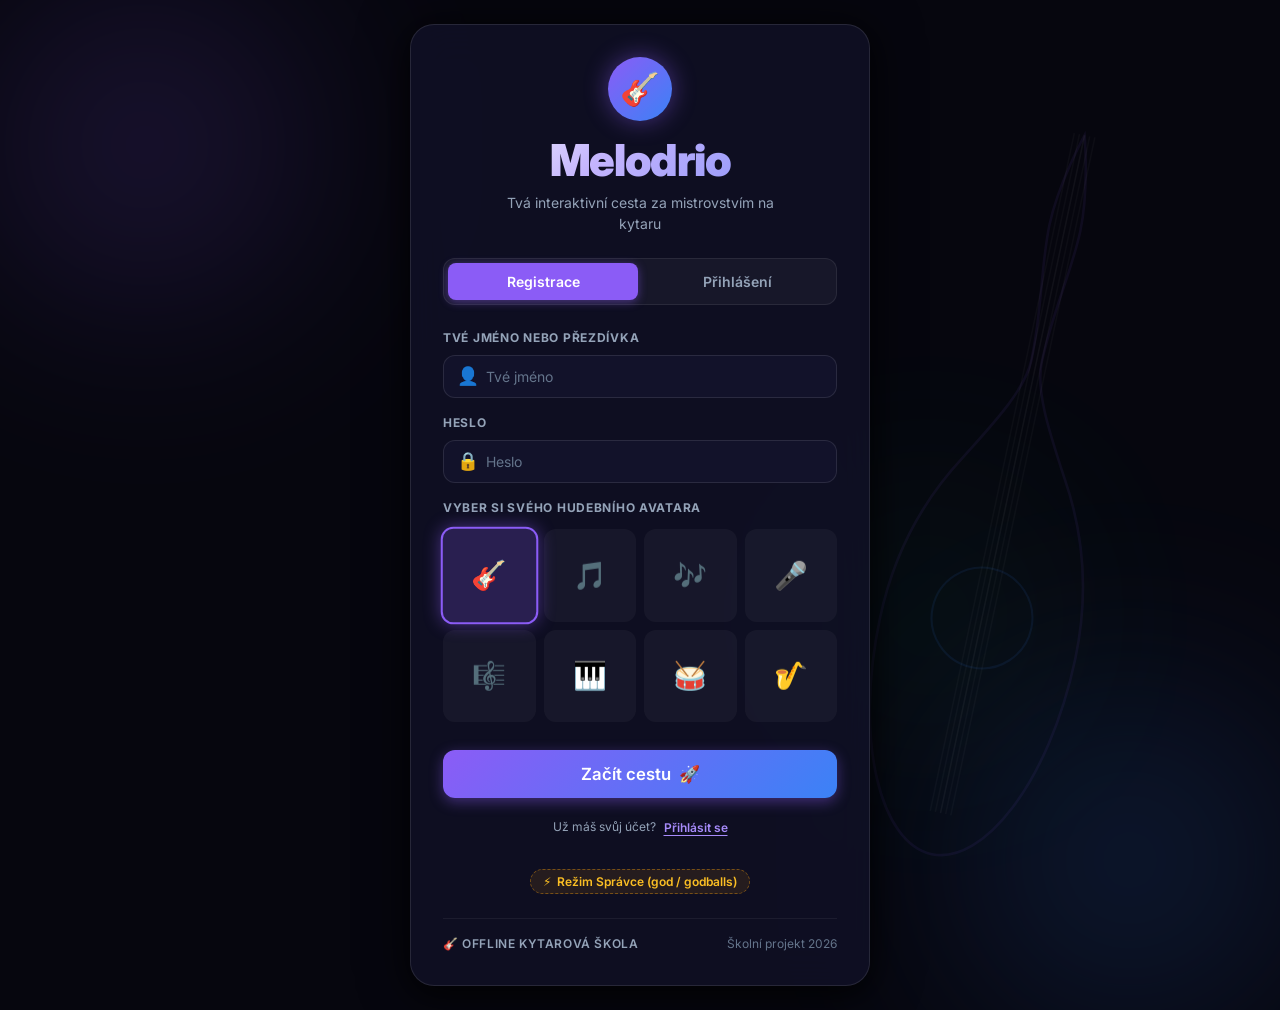
<file: index.html>
﻿<!DOCTYPE html>
<html lang="cs">
<head>
  <meta charset="UTF-8">
  <meta name="viewport" content="width=device-width, initial-scale=1.0">
  <title>Melodrio — Nauč se hrát na kytaru</title>
  <meta name="description" content="Melodrio - interaktivní aplikace pro učení hry na kytaru">
  <link rel="preconnect" href="https://fonts.googleapis.com">
  <link rel="preconnect" href="https://fonts.gstatic.com" crossorigin>
  <link href="https://fonts.googleapis.com/css2?family=Inter:wght@300;400;500;600;700;800;900&display=swap" rel="stylesheet">
  <link rel="stylesheet" href="css/styles.css">
  <link rel="stylesheet" href="css/animations.css">
  <link rel="stylesheet" href="css/story.css">
</head>
<body>
  <div id="app">
    <!-- LOGIN SCREEN -->
    <div id="login-screen" class="screen active">
      <!-- Animated background glow spheres -->
      <div class="login-bg-glow glow-1"></div>
      <div class="login-bg-glow glow-2"></div>
      <div class="login-bg-glow glow-3"></div>

      <!-- Floating music note particles -->
      <div class="particles-container" id="login-particles" aria-hidden="true">
        <span class="particle" style="--x: 8%; --delay: 0s; --duration: 14s; --size: 1.8rem;">🎵</span>
        <span class="particle" style="--x: 18%; --delay: 2.5s; --duration: 18s; --size: 1.4rem;">🎶</span>
        <span class="particle" style="--x: 27%; --delay: 1.2s; --duration: 16s; --size: 2rem;">🎸</span>
        <span class="particle" style="--x: 39%; --delay: 4.8s; --duration: 20s; --size: 1.2rem;">🎼</span>
        <span class="particle" style="--x: 52%; --delay: 0.8s; --duration: 15s; --size: 1.6rem;">♩</span>
        <span class="particle" style="--x: 64%; --delay: 3.3s; --duration: 17s; --size: 2.2rem;">♫</span>
        <span class="particle" style="--x: 73%; --delay: 5.1s; --duration: 19s; --size: 1.5rem;">♬</span>
        <span class="particle" style="--x: 84%; --delay: 1.9s; --duration: 13s; --size: 1.9rem;">𝄞</span>
        <span class="particle" style="--x: 92%; --delay: 3.8s; --duration: 21s; --size: 1.3rem;">🎵</span>
        <span class="particle" style="--x: 14%; --delay: 6.2s; --duration: 16s; --size: 1.7rem;">🎶</span>
        <span class="particle" style="--x: 46%; --delay: 7.5s; --duration: 18s; --size: 1.5rem;">🎸</span>
        <span class="particle" style="--x: 60%; --delay: 8.1s; --duration: 14s; --size: 2rem;">🎼</span>
        <span class="particle" style="--x: 79%; --delay: 6.9s; --duration: 15s; --size: 1.6rem;">♩</span>
        <span class="particle" style="--x: 33%; --delay: 9.4s; --duration: 22s; --size: 1.4rem;">♫</span>
        <span class="particle" style="--x: 88%; --delay: 10.2s; --duration: 17s; --size: 1.8rem;">♬</span>
      </div>

      <!-- Decorative guitar SVG background silhouette -->
      <div class="login-decor-silhouette" aria-hidden="true">
        <svg viewBox="0 0 400 800" fill="none" xmlns="http://www.w3.org/2000/svg">
          <path d="M200 40C200 40 215 90 215 130C215 170 205 210 205 260C205 290 230 330 250 365C280 415 295 470 295 530C295 650 250 740 200 740C150 740 105 650 105 530C105 470 120 415 150 365C170 330 195 290 195 260C195 210 185 170 185 130C185 90 200 40 200 40Z" stroke="rgba(139, 92, 246, 0.12)" stroke-width="2.5"/>
          <circle cx="200" cy="510" r="48" stroke="rgba(59, 130, 246, 0.15)" stroke-width="2"/>
          <line x1="190" y1="40" x2="190" y2="700" stroke="rgba(255, 255, 255, 0.05)" stroke-width="1.5"/>
          <line x1="195" y1="40" x2="195" y2="700" stroke="rgba(255, 255, 255, 0.05)" stroke-width="1.5"/>
          <line x1="200" y1="40" x2="200" y2="700" stroke="rgba(255, 255, 255, 0.08)" stroke-width="1.5"/>
          <line x1="205" y1="40" x2="205" y2="700" stroke="rgba(255, 255, 255, 0.05)" stroke-width="1.5"/>
          <line x1="210" y1="40" x2="210" y2="700" stroke="rgba(255, 255, 255, 0.05)" stroke-width="1.5"/>
        </svg>
      </div>

      <!-- Login Card Container -->
      <div class="login-container">
        <div class="login-card">
          <!-- Logo & Header -->
          <div class="login-header">
            <div class="login-logo-badge">
              <span class="login-logo-icon">🎸</span>
            </div>
            <h1 class="login-title">Melodrio</h1>
            <p class="login-subtitle">Tvá interaktivní cesta za mistrovstvím na kytaru</p>
          </div>

          <!-- Mode Switcher Tabs -->
          <div class="auth-tabs" id="auth-tabs" role="tablist">
            <button type="button" class="auth-tab active" id="tab-register" role="tab" aria-selected="true" data-mode="register">
              Registrace
            </button>
            <button type="button" class="auth-tab" id="tab-login" role="tab" aria-selected="false" data-mode="login">
              Přihlášení
            </button>
          </div>

          <!-- Auth Form -->
          <form class="auth-form" id="auth-form" onsubmit="return false;" novalidate>
            <!-- User Name Input -->
            <div class="form-group">
              <label for="auth-name" class="form-label">Tvé jméno nebo přezdívka</label>
              <div class="input-wrapper">
                <span class="input-icon">👤</span>
                <input
                  type="text"
                  id="auth-name"
                  name="username"
                  class="form-input"
                  placeholder="Tvé jméno"
                  autocomplete="username"
                  required
                >
              </div>
            </div>

            <!-- Password Input -->
            <div class="form-group">
              <label for="auth-password" class="form-label">Heslo</label>
              <div class="input-wrapper">
                <span class="input-icon">🔒</span>
                <input
                  type="password"
                  id="auth-password"
                  name="password"
                  class="form-input"
                  placeholder="Heslo"
                  autocomplete="current-password"
                  required
                >
              </div>
            </div>

            <!-- Avatar Selection (Register Mode) -->
            <div class="form-group auth-avatar-group" id="auth-avatar-group">
              <label for="auth-avatar" class="form-label">Vyber si svého hudebního avatara</label>
              
              <!-- Hidden/Accessible Native Select -->
              <select id="auth-avatar" name="avatar" class="auth-avatar-select">
                <option value="🎸" selected>🎸 Kytarista</option>
                <option value="🎵">🎵 Melodik</option>
                <option value="🎶">🎶 Písničkář</option>
                <option value="🎤">🎤 Zpěvák</option>
                <option value="🎼">🎼 Skladatel</option>
                <option value="🎹">🎹 Klávesista</option>
                <option value="🥁">🥁 Bubeník</option>
                <option value="🎷">🎷 Saxofonista</option>
              </select>

              <!-- Interactive Clickable Avatar Grid -->
              <div class="avatar-picker-grid" id="avatar-picker-grid" role="radiogroup" aria-label="Výběr avatara">
                <button type="button" class="avatar-option selected" data-avatar="🎸" aria-label="Kytarista" title="Kytarista">
                  <span class="avatar-emoji">🎸</span>
                </button>
                <button type="button" class="avatar-option" data-avatar="🎵" aria-label="Melodik" title="Melodik">
                  <span class="avatar-emoji">🎵</span>
                </button>
                <button type="button" class="avatar-option" data-avatar="🎶" aria-label="Písničkář" title="Písničkář">
                  <span class="avatar-emoji">🎶</span>
                </button>
                <button type="button" class="avatar-option" data-avatar="🎤" aria-label="Zpěvák" title="Zpěvák">
                  <span class="avatar-emoji">🎤</span>
                </button>
                <button type="button" class="avatar-option" data-avatar="🎼" aria-label="Skladatel" title="Skladatel">
                  <span class="avatar-emoji">🎼</span>
                </button>
                <button type="button" class="avatar-option" data-avatar="🎹" aria-label="Klávesista" title="Klávesista">
                  <span class="avatar-emoji">🎹</span>
                </button>
                <button type="button" class="avatar-option" data-avatar="🥁" aria-label="Bubeník" title="Bubeník">
                  <span class="avatar-emoji">🥁</span>
                </button>
                <button type="button" class="avatar-option" data-avatar="🎷" aria-label="Saxofonista" title="Saxofonista">
                  <span class="avatar-emoji">🎷</span>
                </button>
              </div>
            </div>

            <!-- Action Buttons -->
            <div class="auth-actions">
              <button type="button" id="btn-register" class="btn btn-primary btn-block btn-lg">
                <span class="btn-text">Začít cestu</span>
                <span class="btn-icon-right">🚀</span>
              </button>
              <button type="button" id="btn-login" class="btn btn-primary btn-block btn-lg" style="display: none;">
                <span class="btn-text">Přihlásit se</span>
                <span class="btn-icon-right">✨</span>
              </button>
            </div>

            <!-- Mode Switch Toggle Hint -->
            <div class="auth-switch-hint">
              <span id="auth-switch-text">Už máš svůj účet?</span>
              <button type="button" id="auth-switch-btn" class="btn-link">Přihlásit se</button>
            </div>
          </form>

          <!-- Login Footer Info -->
          <div class="login-footer">
            <span class="footer-badge">🎸 offline kytarová škola</span>
            <span class="footer-copy">Školní projekt 2026</span>
          </div>
        </div>
      </div>
    </div>

    <!-- MAIN APP (hidden until login) -->
    <div id="main-app" class="screen">
      <!-- SIDEBAR NAVIGATION -->
      <nav id="sidebar">
        <!-- App logo/name at top -->
        <div class="sidebar-logo">
          <span class="logo-icon">🎸</span>
          <span class="logo-text">Melodrio</span>
        </div>
        
        <!-- User info card -->
        <div class="sidebar-user" id="sidebar-user">
          <div class="user-avatar-wrap">
            <span class="user-avatar" id="sidebar-user-avatar">🎸</span>
          </div>
          <div class="user-info">
            <div class="user-name" id="sidebar-user-name">Kytarista</div>
            <div class="user-rank-wrap">
              <span class="rank-badge rank-novacek" id="sidebar-user-rank">Nováček</span>
            </div>
          </div>
          <div class="sidebar-xp-container">
            <div class="sidebar-xp-labels">
              <span class="xp-title">Zkušenosti</span>
              <span class="xp-val" id="sidebar-user-xp">0 XP</span>
            </div>
            <div class="xp-bar mini">
              <div class="xp-bar-fill" id="sidebar-xp-fill" style="width: 0%;"></div>
            </div>
          </div>
        </div>
        
        <!-- Nav items -->
        <ul class="sidebar-nav">
          <li><a href="#/dashboard" class="sidebar-item active" data-view="dashboard"><span class="nav-icon">🏠</span><span class="nav-text">Dashboard</span></a></li>
          <li><a href="#/lessons" class="sidebar-item" data-view="lessons"><span class="nav-icon">📚</span><span class="nav-text">Lekce</span></a></li>
          <li><a href="#/songs" class="sidebar-item" data-view="songs"><span class="nav-icon">🎵</span><span class="nav-text">Písničky</span></a></li>
          <li><a href="#/practice" class="sidebar-item" data-view="practice"><span class="nav-icon">🎸</span><span class="nav-text">Trénink</span></a></li>
          <li><a href="#/tuner" class="sidebar-item" data-view="tuner"><span class="nav-icon">🔧</span><span class="nav-text">Ladička</span></a></li>
          <li><a href="#/metronome" class="sidebar-item" data-view="metronome"><span class="nav-icon">⏱️</span><span class="nav-text">Metronom</span></a></li>
          <li><a href="#/profile" class="sidebar-item" data-view="profile"><span class="nav-icon">👤</span><span class="nav-text">Profil</span></a></li>
        </ul>

        <!-- Streak & daily info at bottom -->
        <div class="sidebar-footer" id="sidebar-streak">
          <div class="streak-card">
            <div class="streak-icon-wrap">
              <span class="streak-flame animate-pulse">🔥</span>
            </div>
            <div class="streak-text-wrap">
              <span class="streak-days" id="sidebar-streak-days">0 dní</span>
              <span class="streak-label">Aktivní série</span>
            </div>
          </div>
        </div>
      </nav>

      <!-- MAIN CONTENT AREA -->
      <main id="content">
        <!-- DASHBOARD VIEW -->
        <section id="view-dashboard" class="view active">
          <!-- Welcome header: "Ahoj, [name]! 👋" with rank and XP -->
          <div class="dashboard-header" id="dashboard-header"></div>
          
          <!-- Quick stats row: 4 stat cards (XP, Level, Streak, Completed Lessons) -->
          <!-- Two-column Dashboard Grid Layout -->
          <div class="dashboard-grid">
            <!-- Left Primary Column: Quick Stats & Music Story Map -->
            <div class="dashboard-main-col">
              <!-- Quick stats row: 4 stat cards (XP, Level, Streak, Completed Lessons) -->
              <div class="dashboard-stats" id="dashboard-stats"></div>

              <!-- Admin God Control Panel -->
              <div id="dashboard-god-panel"></div>

              <!-- Interactive Mission & Practice Hub -->
              <div class="dashboard-mission-hub" id="dashboard-mission-hub"></div>
          
              <!-- Story Map: Vertical path with stage nodes -->
              <div class="story-map" id="story-map">
            <!-- Rendered by JS: vertical path with connected lesson nodes -->
                <!-- Each stage has a header (location name + icon) and lesson nodes below it -->
              </div>
            </div>

            <!-- Right Companion Column: Active Streak, Next Badge, Daily Tip, Quick Tools -->
            <aside class="dashboard-side-col" id="dashboard-sidebar">
              <!-- Rendered by JS -->
            </aside>
          </div>
        </section>

        <!-- LESSONS LIST VIEW -->
        <section id="view-lessons" class="view">
          <div class="view-header">
            <h1>📚 Lekce</h1>
            <p class="view-subtitle">Tvoje cesta k mistrovství na kytaře</p>
          </div>
          <div id="lessons-list" class="lessons-container">
            <!-- Rendered by JS -->
          </div>
        </section>

        <!-- LESSON DETAIL VIEW (single lesson) -->
        <section id="view-lesson-detail" class="view">
          <div class="lesson-detail" id="lesson-detail">
            <!-- Rendered by JS: lesson title, step cards, quiz -->
          </div>
        </section>

        <!-- SONGS VIEW (placeholder for Output 2) -->
        <section id="view-songs" class="view">
          <div class="coming-soon-page">
            <div class="coming-soon-icon animate-float">🎵</div>
            <h2>Písničky</h2>
            <p>Knihovna písniček bude dostupná v další aktualizaci!</p>
            <p class="coming-soon-subtitle">27 písniček od začátečníků po pokročilé</p>
          </div>
        </section>

                <!-- PRACTICE VIEW (Trénink akordů & slabá místa - Fáze 2) -->
        <section id="view-practice" class="view">
          <div id="practice-content">
            <!-- Rendered by Practice.renderPracticeView -->
          </div>
        </section>

        <!-- TUNER VIEW (placeholder for Output 3) -->
        <section id="view-tuner" class="view">
          <div class="coming-soon-page">
            <div class="coming-soon-icon animate-float">🔧</div>
            <h2>Ladička</h2>
            <p>Chromatická ladička s detekcí tónů přijde v další aktualizaci!</p>
          </div>
        </section>

        <!-- METRONOME VIEW (placeholder for Output 2) -->
        <section id="view-metronome" class="view">
          <div class="coming-soon-page">
            <div class="coming-soon-icon animate-float">⏱️</div>
            <h2>Metronom</h2>
            <p>Vestavěný metronom bude dostupný brzy!</p>
          </div>
        </section>

        <!-- PROFILE VIEW -->
        <section id="view-profile" class="view">
          <div class="view-header">
            <h1>👤 Profil</h1>
          </div>
          <div id="profile-content">
            <!-- Rendered by JS -->
          </div>
        </section>
      </main>
    </div>

        <!-- FULL-SCREEN INTERACTIVE SONG PLAYER OVERLAY (PHASE 2) -->
    <div id="song-player-overlay" class="song-player-overlay" style="display: none;">
      <div class="song-player-modal">
        <!-- Top Unified Header & Controls (Clean HUD: All info centralized, no overlap) -->
        <div class="song-player-header">
          <!-- Left: Song title, Artist & Strumming Pattern Selector -->
          <div class="player-left-group">
            <div class="player-song-title-wrap">
              <span class="player-badge">🎸 HERNÍ DRÁHA</span>
              <h2 id="player-song-title">Skladba</h2>
              <span id="player-song-sub" class="player-sub">Interpret • 120 BPM</span>
            </div>

            <div class="player-ctrl-group player-pattern-group">
              <span class="ctrl-label">Rytmus:</span>
              <select id="player-pattern-select" class="player-select" onchange="App.setPlayerStrummingPattern(this.value)">
                <option value="camp" selected>Táborákový (↓ · ↓ ↑ · ↑ ↓ ↑)</option>
                <option value="basic4">Základní 4/4 (↓ · ↓ · ↓ · ↓ ·)</option>
                <option value="folk">Country & Folk (↓ · ↓ · ↓ ↑ ↓ ↑)</option>
                <option value="rock">Rockový tah (↓ ↑ ↓ ↑ ↓ ↑ ↓ ↑)</option>
                <option value="ballad">Akustická balada (↓ · · · ↓ ↑ · ↑)</option>
                <option value="waltz">Valčík 3/4 (↓ · ↓ ↑ ↓ ↑)</option>
              </select>
            </div>
          </div>

          <!-- Center: Song Progress & Time Display -->
          <div class="player-center-group">
            <div class="player-progress-wrap">
              <div class="player-progress-bar">
                <div class="player-progress-fill" id="player-progress-fill" style="width: 0%;"></div>
              </div>
              <span class="player-time-display" id="player-time-display">0:00 / 0:00</span>
            </div>
          </div>

          <!-- Right: Score, Combo, Audio & Fullscreen Controls -->
          <div class="player-right-group">
            <div class="player-stat-pill score-pill" title="Tvé aktuální skóre">
              <span class="stat-icon">🏆</span>
              <span id="player-hud-score">0</span>
            </div>

            <div class="player-stat-pill combo-pill" id="player-combo-wrap" style="display: none;" title="Aktivní kombo násobič">
              <span class="stat-icon">🔥</span>
              <span id="player-hud-combo">0×</span>
            </div>

            <!-- Tempo Multiplier -->
            <div class="player-ctrl-group tempo-group">
              <span class="ctrl-label">Tempo:</span>
              <div class="tempo-btn-group" id="player-tempo-buttons">
                <button type="button" class="btn btn-sm btn-ghost tempo-btn" data-tempo="0.5" onclick="App.setPlayerTempo(0.5, this)">0.5×</button>
                <button type="button" class="btn btn-sm btn-ghost tempo-btn" data-tempo="0.75" onclick="App.setPlayerTempo(0.75, this)">0.75×</button>
                <button type="button" class="btn btn-sm btn-primary tempo-btn active" data-tempo="1.0" onclick="App.setPlayerTempo(1.0, this)">1.0×</button>
                <button type="button" class="btn btn-sm btn-ghost tempo-btn" data-tempo="1.25" onclick="App.setPlayerTempo(1.25, this)">1.25×</button>
              </div>
            </div>

            <!-- Metronome Sound Toggle -->
            <button type="button" class="btn btn-sm btn-ghost" id="player-metro-toggle" onclick="App.togglePlayerMetronome()" title="Zapnout/Vypnout metronom">
              ⏱️ <span id="player-metro-label">Metronom</span>
            </button>

            <!-- Sound Mute Toggle -->
            <button type="button" class="btn btn-sm btn-ghost" id="player-audio-toggle" onclick="App.togglePlayerAudio()" title="Zapnout/Vypnout zvuk syntezátoru">
              🔊 <span id="player-audio-label">Zvuk</span>
            </button>

            <!-- Fullscreen Toggle -->
            <button type="button" class="btn btn-sm btn-ghost" id="player-fs-toggle" onclick="App.togglePlayerFullscreen()" title="Režim celé obrazovky">
              ⛶ <span id="player-fs-label">Celé</span>
            </button>

            <!-- Close Button -->
            <button type="button" class="btn btn-ghost btn-close-player" onclick="App.closeSongPlayer()" title="Zavřít herní dráhu (Esc)">
              ✕
            </button>
          </div>
        </div>

        <!-- Canvas Highway Container (Clean, focused 100% on guitar playing) -->
        <div class="song-player-stage" id="song-player-stage">
          <!-- Injected dynamically by SongPlayer.initCanvas -->
        </div>

        <!-- Bottom Controls & Key Legend -->
        <div class="song-player-footer">
          <div class="player-keys-legend">
            <span class="key-pill"><kbd>Mezerník</kbd> Úder (strum)</span>
            <span class="key-pill"><kbd>↓ / J</kbd> Úder dolů</span>
            <span class="key-pill"><kbd>↑ / K</kbd> Úder nahoru</span>
            <span class="key-pill"><kbd>1</kbd>–<kbd>6</kbd> Struny</span>
            <span class="key-pill"><kbd>P</kbd> Pauza</span>
            <span class="key-pill"><kbd>Esc</kbd> Konec</span>
          </div>

          <div class="player-actions">
            <button type="button" class="btn btn-secondary btn-sm" onclick="App.restartSongPlayer()">
              🔄 Od začátku
            </button>
            <button type="button" class="btn btn-primary btn-sm" id="player-pause-btn" onclick="App.togglePlayerPause()">
              ⏸ Pozastavit
            </button>
            <button type="button" class="btn btn-ghost btn-sm" onclick="App.closeSongPlayer()">
              Ukončit
            </button>
          </div>
        </div>
        <!-- Results Screen Overlay (Shown on song finish) -->
        <div id="player-results-overlay" class="player-results-overlay" style="display: none;">
          <div class="player-results-card">
            <div class="results-trophy" id="results-trophy">🏆</div>
            <h2 id="results-title">Skladba dokončena!</h2>
            <div id="results-song-name" class="results-song-name">Název skladby</div>

            <!-- Accuracy Gauge (Kruhový ukazatel přesnosti) -->
            <div class="results-accuracy-gauge-wrap">
              <div class="accuracy-circle-container">
                <svg class="accuracy-circle-svg" viewBox="0 0 140 140">
                  <circle class="accuracy-circle-bg" cx="70" cy="70" r="58" />
                  <circle class="accuracy-circle-meter" id="results-accuracy-ring" cx="70" cy="70" r="58" stroke-dasharray="364.4" stroke-dashoffset="364.4" />
                </svg>
                <div class="accuracy-circle-content">
                  <span class="accuracy-percent-val" id="results-accuracy-gauge-pct">0%</span>
                  <span class="accuracy-percent-label">PŘESNOST</span>
                </div>
              </div>
              <div class="accuracy-verdict-box">
                <div class="accuracy-stars" id="results-stars">⭐⭐⭐</div>
                <div class="accuracy-grade-title" id="results-grade-title">Mistrovský výkon!</div>
                <p class="accuracy-grade-subtitle" id="results-grade-desc">Skvěle zvládnutý rytmus i akordové přechody.</p>
              </div>
            </div>

            <div class="results-stats-grid">
              <div class="results-stat-box">
                <div class="stat-num" id="results-score">0</div>
                <div class="stat-label">Dosažené skóre</div>
              </div>
              <div class="results-stat-box">
                <div class="stat-num" id="results-accuracy">0 %</div>
                <div class="stat-label">Přesnost</div>
              </div>
              <div class="results-stat-box">
                <div class="stat-num" id="results-combo">0×</div>
                <div class="stat-label">Max Combo</div>
              </div>
              <div class="results-stat-box highlight">
                <div class="stat-num" id="results-xp">+0 XP</div>
                <div class="stat-label">Získané XP</div>
              </div>
            </div>

            <div class="results-breakdown" id="results-breakdown">
              <!-- Perfect, Good, Miss counts -->
            </div>

            <!-- What went well vs What didn't (Co ti šlo a nešlo) -->
            <div class="results-analysis-section">
              <h3 class="analysis-section-title">📊 Rozbor kytarového výkonu</h3>
              <div class="analysis-grid">
                <!-- What went well -->
                <div class="analysis-card success-card">
                  <div class="analysis-card-header">
                    <span class="analysis-icon">🟢</span>
                    <span class="analysis-title">Co ti šlo skvěle</span>
                  </div>
                  <ul class="analysis-list" id="results-strengths-list">
                    <!-- Dynamic strengths -->
                  </ul>
                </div>

                <!-- What needs work / didn't go well -->
                <div class="analysis-card warning-card">
                  <div class="analysis-card-header">
                    <span class="analysis-icon">🟠</span>
                    <span class="analysis-title">Kde ještě zapracovat</span>
                  </div>
                  <ul class="analysis-list" id="results-weaknesses-list">
                    <!-- Dynamic weaknesses / advice -->
                  </ul>
                </div>
              </div>
            </div>



            <div id="results-mistakes-alert" style="display: none;"></div>
            <div class="results-actions">
              <button type="button" class="btn btn-secondary" onclick="App.restartSongPlayer()">
                🔄 Zahrát znovu
              </button>
              <button type="button" class="btn btn-primary" id="results-practice-btn" onclick="App.practiceSongWeaknesses()">
                🎯 Procvičit problémové akordy
              </button>
              <button type="button" class="btn btn-ghost" onclick="App.closeSongPlayer()">
                🏠 Zpět do akademie
              </button>
            </div>
          </div>
        </div>
      </div>
    </div>

    <!-- STORY INTRO OVERLAY (fullscreen pixel-art prologue) -->
    <div id="story-overlay" class="story-overlay" hidden aria-hidden="true" role="dialog" aria-modal="true" aria-labelledby="story-title">
      <canvas id="story-canvas" class="story-canvas" width="320" height="180" aria-hidden="true"></canvas>
      <div class="story-scanlines" aria-hidden="true"></div>
      <div class="story-vignette" aria-hidden="true"></div>

      <header class="story-hud">
        <div class="story-brand">
          <span class="story-brand-icon" aria-hidden="true">🎸</span>
          <span class="story-brand-name">Melodrio</span>
          <span class="story-brand-label">Příběh</span>
        </div>
        <span class="story-counter" id="story-counter">1 / 10</span>
      </header>

      <div class="story-stage">
        <section class="story-card" id="story-card" aria-live="polite">
          <p class="story-act" id="story-act">Část I · Probuzení</p>
          <h2 class="story-title" id="story-title">Údolí Akordov</h2>
          <p class="story-text" id="story-text"></p>
        </section>
      </div>

      <footer class="story-bar">
        <button type="button" class="story-btn story-btn-ghost story-skip" id="story-skip">
          <span class="story-btn-icon" aria-hidden="true">✕</span>
          <span>Přeskočit</span>
        </button>

        <div class="story-bar-center">
          <button type="button" class="story-btn story-btn-arrow" id="story-prev" aria-label="Předchozí snímek" disabled>
            <span aria-hidden="true">←</span>
            <span>Zpět</span>
          </button>
          <div class="story-dots" id="story-dots" role="tablist" aria-label="Snímky příběhu"></div>
          <button type="button" class="story-btn story-btn-primary" id="story-next" aria-label="Další snímek">
            <span id="story-next-label">Další</span>
            <span class="story-btn-icon" id="story-next-icon" aria-hidden="true">→</span>
          </button>
        </div>

        <div class="story-hint" aria-hidden="true">
          <kbd>Mezerník</kbd><kbd>Enter</kbd>
        </div>
      </footer>
    </div>

    <!-- TOAST CONTAINER -->
    <div id="toast-container" aria-live="polite"></div>
    
    <!-- MODAL OVERLAY -->
    <div id="modal-overlay" class="modal-overlay" role="dialog" aria-modal="true">
      <div class="modal" id="modal">
        <div class="modal-header" id="modal-header"></div>
        <div class="modal-body" id="modal-body"></div>
        <div class="modal-footer" id="modal-footer"></div>
      </div>
    </div>
  </div>

  <!-- JS Modules (order matters!) -->
  <script src="js/sounds.js"></script>
  <script src="js/ui.js"></script>
  <script src="js/progress.js"></script>
  <script src="js/auth.js"></script>
  <script src="js/lessons_stage1.js"></script>
  <script src="js/lessons_stage2.js"></script>
  <script src="js/lessons_stage3.js"></script>
  <script src="js/lessons_stage4.js"></script>
  <script src="js/lessons_stage5.js"></script>
  <script src="js/lessons_stage6.js"></script>
  <script src="js/lessons_data.js"></script>
  <script src="js/lessons.js"></script>
    <script src="js/audio_synth.js"></script>
  <script src="js/song_player.js"></script>
  <script src="js/practice.js"></script>
  <script src="js/pixel_story.js"></script>
  <script src="js/story.js"></script>
  <script src="js/app.js"></script>
</body>
</html>
</file>
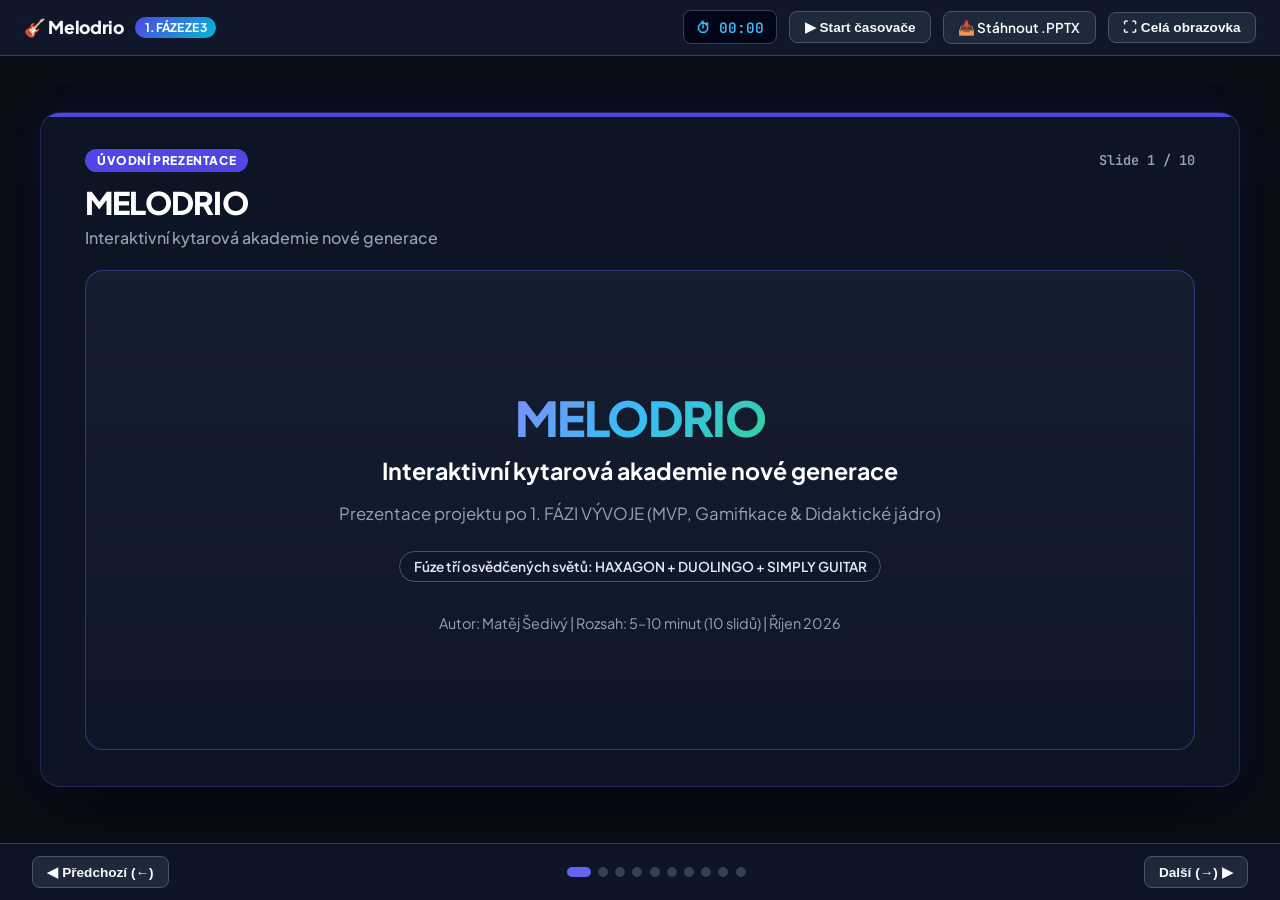
<file: prezentace.html>
<!DOCTYPE html>
<html lang="cs">
<head>
  <meta charset="UTF-8">
  <meta name="viewport" content="width=device-width, initial-scale=1.0">
  <title>Melodrio – Prezentace po 1. Fázi vývoje (5-10 min)</title>
  <link rel="preconnect" href="https://fonts.googleapis.com">
  <link rel="preconnect" href="https://fonts.gstatic.com" crossorigin>
  <link href="https://fonts.googleapis.com/css2?family=Plus+Jakarta+Sans:wght@400;500;600;700;800&family=JetBrains+Mono:wght@400;600&display=swap" rel="stylesheet">
  <style>
    :root {
      --bg: #090D16;
      --card-bg: #131B2E;
      --card-border: #334155;
      --text: #F8FAFC;
      --text-muted: #94A3B8;
      --primary: #6366F1;
      --emerald: #10B981;
      --amber: #F59E0B;
      --rose: #F43F5E;
      --cyan: #38BDF8;
    }

    * { box-sizing: border-box; margin: 0; padding: 0; }
    body {
      font-family: 'Plus Jakarta Sans', system-ui, -apple-system, sans-serif;
      background: var(--bg);
      color: var(--text);
      min-height: 100vh;
      display: flex;
      flex-direction: column;
      overflow-x: hidden;
    }

    /* Top Control Bar */
    header.pres-header {
      background: rgba(19, 27, 46, 0.85);
      backdrop-filter: blur(12px);
      border-bottom: 1px solid var(--card-border);
      padding: 0.65rem 1.5rem;
      display: flex;
      align-items: center;
      justify-content: space-between;
      position: sticky;
      top: 0;
      z-index: 100;
    }
    .brand {
      display: flex;
      align-items: center;
      gap: 0.75rem;
      font-weight: 800;
      font-size: 1.1rem;
      letter-spacing: -0.02em;
    }
    .brand-badge {
      background: linear-gradient(135deg, #4F46E5, #06B6D4);
      color: #fff;
      padding: 0.2rem 0.6rem;
      border-radius: 9999px;
      font-size: 0.75rem;
      font-weight: 700;
    }
    .pres-controls {
      display: flex;
      align-items: center;
      gap: 0.75rem;
    }
    .ctrl-btn {
      background: #1E293B;
      color: #F8FAFC;
      border: 1px solid #475569;
      padding: 0.45rem 0.9rem;
      border-radius: 8px;
      font-size: 0.85rem;
      font-weight: 600;
      cursor: pointer;
      display: flex;
      align-items: center;
      gap: 0.4rem;
      transition: all 0.15s ease;
      text-decoration: none;
    }
    .ctrl-btn:hover {
      background: #334155;
      border-color: #64748B;
    }
    .ctrl-btn.active {
      background: #4F46E5;
      border-color: #6366F1;
      color: white;
    }
    .timer-badge {
      font-family: 'JetBrains Mono', monospace;
      background: #020617;
      border: 1px solid #334155;
      color: #38BDF8;
      padding: 0.4rem 0.75rem;
      border-radius: 8px;
      font-size: 0.9rem;
      font-weight: 600;
    }

    /* Presentation Container */
    main.pres-viewport {
      flex: 1;
      display: flex;
      align-items: center;
      justify-content: center;
      padding: 1.5rem;
      position: relative;
    }

    .slide-stage {
      width: 100%;
      max-width: 1200px;
      aspect-ratio: 16 / 9;
      background: #0D1424;
      border: 1px solid rgba(99, 102, 241, 0.25);
      border-radius: 20px;
      box-shadow: 0 25px 60px -15px rgba(0, 0, 0, 0.7), 0 0 40px -10px rgba(79, 70, 229, 0.2);
      display: flex;
      flex-direction: column;
      padding: 2.25rem 2.75rem;
      position: relative;
      overflow: hidden;
      transition: all 0.25s ease;
    }

    .slide-top-glow {
      position: absolute;
      top: 0;
      left: 0;
      right: 0;
      height: 4px;
    }

    .slide-meta-row {
      display: flex;
      align-items: center;
      justify-content: space-between;
      margin-bottom: 0.75rem;
    }
    .slide-pill {
      font-size: 0.75rem;
      font-weight: 800;
      letter-spacing: 0.05em;
      text-transform: uppercase;
      padding: 0.25rem 0.75rem;
      border-radius: 9999px;
      color: white;
      display: inline-block;
    }
    .slide-num-indicator {
      font-family: 'JetBrains Mono', monospace;
      color: var(--text-muted);
      font-size: 0.85rem;
      font-weight: 600;
    }

    .slide-header {
      margin-bottom: 1.4rem;
    }
    .slide-title {
      font-size: 1.95rem;
      font-weight: 800;
      letter-spacing: -0.025em;
      line-height: 1.2;
      color: #FFFFFF;
      margin-bottom: 0.35rem;
    }
    .slide-subtitle {
      font-size: 1rem;
      color: var(--text-muted);
      font-weight: 500;
    }

    /* Slide Layouts */
    .slide-body {
      flex: 1;
      display: flex;
      gap: 1.25rem;
    }

    .slide-card {
      flex: 1;
      background: #131B2E;
      border: 1px solid var(--card-border);
      border-radius: 14px;
      padding: 1.25rem 1.4rem;
      display: flex;
      flex-direction: column;
      position: relative;
    }
    .slide-card-title {
      font-size: 1.1rem;
      font-weight: 700;
      margin-bottom: 0.85rem;
      display: flex;
      align-items: center;
      gap: 0.5rem;
    }
    .slide-card ul {
      list-style: none;
      display: flex;
      flex-direction: column;
      gap: 0.65rem;
    }
    .slide-card li {
      font-size: 0.92rem;
      color: #CBD5E1;
      line-height: 1.45;
      display: flex;
      align-items: flex-start;
      gap: 0.55rem;
    }
    .slide-card li::before {
      content: "-";
      color: var(--cyan);
      font-weight: bold;
      margin-right: 0.25rem;
      flex-shrink: 0;
    }

    /* Hero Layout (Slide 1) */
    .hero-layout {
      flex: 1;
      display: flex;
      flex-direction: column;
      align-items: center;
      justify-content: center;
      text-align: center;
      background: linear-gradient(180deg, rgba(30, 41, 59, 0.5), rgba(15, 23, 42, 0.8));
      border: 1px solid rgba(99, 102, 241, 0.4);
      border-radius: 18px;
      padding: 2rem;
    }
    .hero-logo {
      font-size: 3rem;
      font-weight: 900;
      letter-spacing: -0.03em;
      background: linear-gradient(135deg, #818CF8, #38BDF8, #34D399);
      -webkit-background-clip: text;
      -webkit-text-fill-color: transparent;
      margin-bottom: 0.5rem;
    }
    .hero-tagline {
      font-size: 1.45rem;
      font-weight: 700;
      color: white;
      margin-bottom: 1rem;
    }
    .hero-desc {
      font-size: 1.05rem;
      color: #94A3B8;
      max-width: 750px;
      line-height: 1.5;
      margin-bottom: 1.5rem;
    }
    .hero-badges {
      display: flex;
      gap: 0.75rem;
      margin-bottom: 1.5rem;
    }
    .hero-badge-item {
      background: rgba(15, 23, 42, 0.8);
      border: 1px solid #475569;
      padding: 0.4rem 0.85rem;
      border-radius: 9999px;
      font-size: 0.85rem;
      font-weight: 600;
      color: #E2E8F0;
    }

    /* Footer Nav */
    footer.pres-footer {
      background: rgba(15, 23, 42, 0.9);
      border-top: 1px solid var(--card-border);
      padding: 0.75rem 2rem;
      display: flex;
      align-items: center;
      justify-content: space-between;
    }
    .slide-dots {
      display: flex;
      gap: 0.45rem;
    }
    .dot {
      width: 10px;
      height: 10px;
      border-radius: 9999px;
      background: #334155;
      cursor: pointer;
      transition: all 0.2s;
    }
    .dot.active {
      background: #6366F1;
      width: 24px;
    }

    @media (max-width: 900px) {
      .slide-stage { aspect-ratio: auto; min-height: 600px; padding: 1.5rem; }
      .slide-body { flex-direction: column; }
    }
  </style>
</head>
<body>

  <!-- Top bar -->
  <header class="pres-header">
    <div class="brand">
      <span>🎸 Melodrio</span>
      <span class="brand-badge">1. FÁZE ZE 3</span>
    </div>

    <div class="pres-controls">
      <div class="timer-badge" id="timerBadge">⏱ 00:00</div>
      <button class="ctrl-btn" id="timerToggleBtn">▶ Start časovače</button>
      <a href="prezentace_melodrio_faze1.pptx" download class="ctrl-btn">📥 Stáhnout .PPTX</a>
      <button class="ctrl-btn" id="fullscreenBtn">⛶ Celá obrazovka</button>
    </div>
  </header>

  <!-- Slide Viewport -->
  <main class="pres-viewport">
    <div class="slide-stage" id="slideStage">
      <div class="slide-top-glow" id="slideGlow"></div>

      <div class="slide-meta-row">
        <span class="slide-pill" id="slidePill">ÚVODNÍ PREZENTACE</span>
        <span class="slide-num-indicator" id="slideNum">Slide 1 / 10</span>
      </div>

      <div class="slide-header" id="slideHeader">
        <h1 class="slide-title" id="slideTitle">MELODRIO</h1>
        <p class="slide-subtitle" id="slideSubtitle">Interaktivní kytarová akademie nové generace</p>
      </div>

      <div class="slide-body" id="slideBody">
        <!-- Injected via JavaScript -->
      </div>
    </div>
  </main>

  <!-- Bottom Nav -->
  <footer class="pres-footer">
    <button class="ctrl-btn" id="prevBtn">◀ Předchozí (←)</button>
    <div class="slide-dots" id="dotsContainer"></div>
    <button class="ctrl-btn" id="nextBtn">Další (→) ▶</button>
  </footer>

  <script>
    let currentSlide = 1;
    let timerSeconds = 0;
    let timerInterval = null;
    let slidesData = [];

    const slideStage = document.getElementById('slideStage');
    const slideGlow = document.getElementById('slideGlow');
    const slidePill = document.getElementById('slidePill');
    const slideNum = document.getElementById('slideNum');
    const slideTitle = document.getElementById('slideTitle');
    const slideSubtitle = document.getElementById('slideSubtitle');
    const slideBody = document.getElementById('slideBody');
    const dotsContainer = document.getElementById('dotsContainer');
    const timerBadge = document.getElementById('timerBadge');
    const timerToggleBtn = document.getElementById('timerToggleBtn');

    // Fetch clean JSON
    fetch('slides_data.json')
      .then(res => res.json())
      .then(data => {
        slidesData = data;
        initDots();
        renderSlide(1);
      })
      .catch(err => {
        console.error("Failed to load slides_data.json", err);
      });

    function initDots() {
      dotsContainer.innerHTML = '';
      for (let i = 1; i <= slidesData.length; i++) {
        const dot = document.createElement('div');
        dot.className = `dot ${i === 1 ? 'active' : ''}`;
        dot.title = `Přejít na slide ${i}`;
        dot.onclick = () => renderSlide(i);
        dotsContainer.appendChild(dot);
      }
    }

    function renderSlide(index) {
      if (!slidesData || slidesData.length === 0) return;
      if (index < 1 || index > slidesData.length) return;
      currentSlide = index;
      const data = slidesData[index - 1];

      // Update header
      slideGlow.style.background = '#' + data.badgeColor;
      slidePill.textContent = data.badgeText;
      slidePill.style.background = '#' + data.badgeColor;
      slideNum.textContent = `Slide ${data.slideNum} / ${slidesData.length}`;

      slideTitle.textContent = data.title;
      slideSubtitle.textContent = data.subtitle;

      // Update body
      if (data.type === "title") {
        slideBody.innerHTML = `
          <div class="hero-layout">
            <div class="hero-logo">${data.title}</div>
            <div class="hero-tagline">${data.subtitle}</div>
            <div class="hero-desc">${data.tagline}</div>
            <div class="hero-badges">
              <div class="hero-badge-item">${data.inspiration}</div>
            </div>
            <div style="color: #94A3B8; font-size: 0.9rem; margin-top: 0.5rem;">${data.meta}</div>
          </div>
        `;
      } else if (data.type === "threeCard") {
        slideBody.innerHTML = data.cards.map(c => `
          <div class="slide-card">
            <div class="slide-card-title" style="color: #${c.color}">${c.title}</div>
            <ul>
              ${c.bullets.map(b => `<li>${b}</li>`).join('')}
            </ul>
          </div>
        `).join('');
      } else if (data.type === "twoCard") {
        slideBody.innerHTML = `
          <div class="slide-card">
            <div class="slide-card-title" style="color: #${data.card1.color}">${data.card1.title}</div>
            <ul>
              ${data.card1.bullets.map(b => `<li>${b}</li>`).join('')}
            </ul>
          </div>
          <div class="slide-card">
            <div class="slide-card-title" style="color: #${data.card2.color}">${data.card2.title}</div>
            <ul>
              ${data.card2.bullets.map(b => `<li>${b}</li>`).join('')}
            </ul>
          </div>
        `;
      }

      // Update dots
      document.querySelectorAll('.dot').forEach((dot, idx) => {
        dot.className = `dot ${idx + 1 === index ? 'active' : ''}`;
      });
    }

    // Timer controls
    function formatTime(s) {
      const m = Math.floor(s / 60).toString().padStart(2, '0');
      const sec = (s % 60).toString().padStart(2, '0');
      return `${m}:${sec}`;
    }

    timerToggleBtn.onclick = () => {
      if (timerInterval) {
        clearInterval(timerInterval);
        timerInterval = null;
        timerToggleBtn.textContent = "▶ Pokračovat v čase";
        timerToggleBtn.classList.remove('active');
      } else {
        timerInterval = setInterval(() => {
          timerSeconds++;
          timerBadge.textContent = `⏱ ${formatTime(timerSeconds)}`;
          if (timerSeconds > 600) {
            timerBadge.style.color = '#EF4444';
          } else if (timerSeconds > 300) {
            timerBadge.style.color = '#F59E0B';
          }
        }, 1000);
        timerToggleBtn.textContent = "⏸ Pozastavit časovač";
        timerToggleBtn.classList.add('active');
      }
    };

    // Fullscreen
    document.getElementById('fullscreenBtn').onclick = () => {
      if (!document.fullscreenElement) {
        document.documentElement.requestFullscreen().catch(() => {});
      } else {
        document.exitFullscreen().catch(() => {});
      }
    };

    // Navigation buttons
    document.getElementById('prevBtn').onclick = () => renderSlide(currentSlide - 1);
    document.getElementById('nextBtn').onclick = () => renderSlide(currentSlide + 1);

    // Keyboard controls
    window.addEventListener('keydown', (e) => {
      if (e.key === "ArrowRight" || e.key === " " || e.key === "PageDown") {
        renderSlide(currentSlide + 1);
      } else if (e.key === "ArrowLeft" || e.key === "PageUp") {
        renderSlide(currentSlide - 1);
      } else if (e.key === "f" || e.key === "F") {
        document.getElementById('fullscreenBtn').click();
      }
    });
  </script>
</body>
</html>
</file>
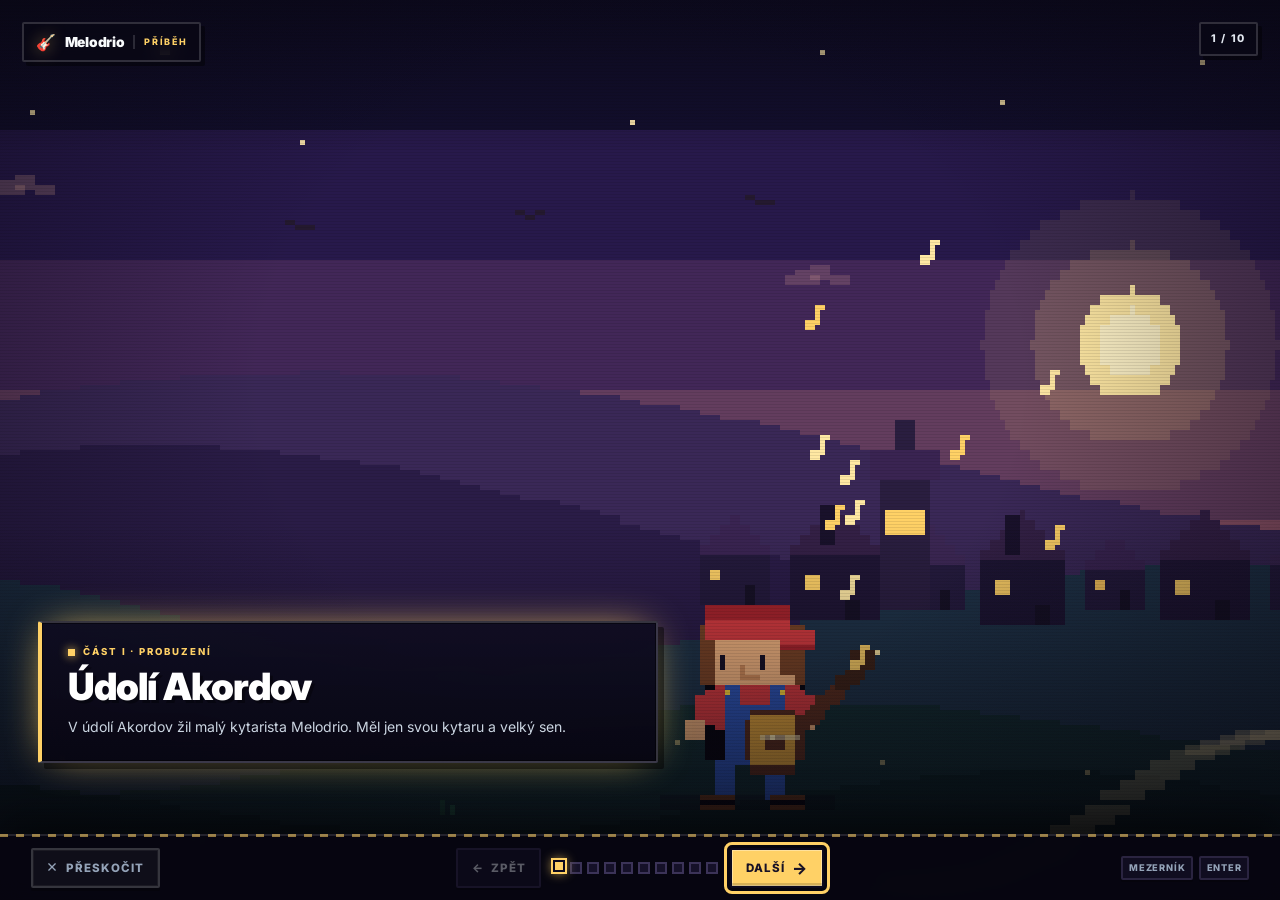
<file: tmp_capture.html>
<!DOCTYPE html>
<html lang="cs">
<head>
  <meta charset="UTF-8">
  <meta name="viewport" content="width=device-width, initial-scale=1">
  <title>Story capture</title>
  <style>
    html, body { margin: 0; height: 100%; background: #07060f; overflow: hidden; }
    iframe { display: block; width: 100%; height: 100%; border: 0; }
  </style>
</head>
<body>
  <script>
    const params = new URLSearchParams(location.search);
    const requested = params.get('slide');

    localStorage.setItem('melodrio_user', JSON.stringify({
      name: 'Capture',
      avatar: '🎸',
      passwordHash: 'x',
      createdAt: new Date().toISOString()
    }));

    const frame = document.createElement('iframe');
    frame.src = 'index.html';
    document.body.appendChild(frame);

    frame.addEventListener('load', () => {
      const win = frame.contentWindow;
      const timer = setInterval(() => {
        if (!win.Story || !win.Story.isOpen) return;
        clearInterval(timer);
        if (requested !== null && requested !== 'auto') {
          win.Story.showSlide(Math.max(0, Math.min(9, Number(requested) || 0)));
        }
        setTimeout(() => { document.title = 'story-ready'; }, 500);
      }, 80);
    });
  </script>
</body>
</html>
</file>
<file: css/styles.css>
/* ==========================================================================
   MELODRIO — STYLESHEET (css/styles.css)
   Dark-mode only, Glassmorphism, Guitar Learning Web App (Czech Language)
   ========================================================================== */

/* --------------------------------------------------------------------------
   1. CSS Custom Properties / Root Design Tokens
   -------------------------------------------------------------------------- */
:root {
  /* Color Palette — Dark Mode */
  --bg-body: #06060e;
  --bg-sidebar: #0c0c1d;
  --bg-card: #12122a;
  --bg-card-hover: #1a1a3e;
  --bg-card-active: #222252;
  --bg-input: #12122a;
  --bg-input-focus: #181836;
  --bg-elevated: #161634;

  /* Text Colors */
  --text-primary: #e2e8f0;
  --text-secondary: #94a3b8;
  --text-muted: #64748b;
  --text-white: #ffffff;
  --text-inverse: #06060e;

  /* Accent Colors */
  --accent-purple: #8B5CF6;
  --accent-purple-light: #a78bfa;
  --accent-purple-dark: #6d28d9;
  --accent-blue: #3B82F6;
  --accent-blue-light: #60a5fa;
  --accent-blue-dark: #2563eb;
  --accent-cyan: #06B6D4;
  --accent-pink: #EC4899;

  /* Semantic Feedback Colors */
  --success: #10B981;
  --success-light: #34d399;
  --success-bg: rgba(16, 185, 129, 0.15);
  --warning: #F59E0B;
  --warning-light: #fbbf24;
  --warning-bg: rgba(245, 158, 11, 0.15);
  --error: #EF4444;
  --error-light: #f87171;
  --error-bg: rgba(239, 68, 68, 0.15);
  --info: #3B82F6;
  --info-bg: rgba(59, 130, 246, 0.15);

  /* Gradients */
  --gradient-primary: linear-gradient(135deg, #8B5CF6 0%, #3B82F6 100%);
  --gradient-secondary: linear-gradient(135deg, #3B82F6 0%, #06B6D4 100%);
  --gradient-success: linear-gradient(135deg, #10B981 0%, #06B6D4 100%);
  --gradient-warning: linear-gradient(135deg, #F59E0B 0%, #EF4444 100%);
  --gradient-gold: linear-gradient(135deg, #F59E0B 0%, #FBBF24 50%, #EF4444 100%);
  --gradient-purple-blue: linear-gradient(135deg, rgba(139, 92, 246, 0.25) 0%, rgba(59, 130, 246, 0.25) 100%);
  --gradient-card: linear-gradient(145deg, rgba(255, 255, 255, 0.05) 0%, rgba(255, 255, 255, 0.01) 100%);
  --gradient-sidebar: linear-gradient(180deg, #0c0c1d 0%, #090916 100%);

  /* Glassmorphism */
  --glass-bg: rgba(255, 255, 255, 0.05);
  --glass-bg-hover: rgba(255, 255, 255, 0.08);
  --glass-bg-subtle: rgba(255, 255, 255, 0.02);
  --glass-border: 1px solid rgba(255, 255, 255, 0.1);
  --glass-border-hover: 1px solid rgba(255, 255, 255, 0.2);
  --glass-border-purple: 1px solid rgba(139, 92, 246, 0.4);
  --glass-blur: blur(12px);
  --glass-blur-heavy: blur(20px);

  /* Typography */
  --font-main: 'Inter', system-ui, -apple-system, BlinkMacSystemFont, 'Segoe UI', Roboto, sans-serif;
  --text-h1: 3rem;
  --text-h2: 2rem;
  --text-h3: 1.5rem;
  --text-h4: 1.25rem;
  --text-body: 1rem;
  --text-sm: 0.875rem;
  --text-xs: 0.75rem;

  /* Spacing Scale */
  --space-1: 4px;
  --space-2: 8px;
  --space-3: 12px;
  --space-4: 16px;
  --space-5: 20px;
  --space-6: 24px;
  --space-8: 32px;
  --space-12: 48px;
  --space-16: 64px;

  /* Border Radii */
  --radius-sm: 8px;
  --radius-md: 12px;
  --radius-lg: 16px;
  --radius-xl: 24px;
  --radius-full: 9999px;
  --radius-circle: 50%;

  /* Shadows */
  --shadow-sm: 0 2px 4px rgba(0, 0, 0, 0.3);
  --shadow-md: 0 4px 12px rgba(0, 0, 0, 0.4);
  --shadow-lg: 0 10px 30px rgba(0, 0, 0, 0.6);
  --shadow-glow-purple: 0 0 25px rgba(139, 92, 246, 0.45);
  --shadow-glow-purple-sm: 0 0 12px rgba(139, 92, 246, 0.35);
  --shadow-glow-blue: 0 0 25px rgba(59, 130, 246, 0.45);
  --shadow-glow-green: 0 0 25px rgba(16, 185, 129, 0.45);
  --shadow-glow-gold: 0 0 25px rgba(245, 158, 11, 0.45);

  /* Transitions */
  --transition-fast: 150ms cubic-bezier(0.4, 0, 0.2, 1);
  --transition-normal: 300ms cubic-bezier(0.4, 0, 0.2, 1);
  --transition-slow: 500ms cubic-bezier(0.4, 0, 0.2, 1);
  --transition-spring: 400ms cubic-bezier(0.175, 0.885, 0.32, 1.275);

  /* Z-Index Scale */
  --z-decor: 0;
  --z-base: 1;
  --z-sticky: 50;
  --z-sidebar: 100;
  --z-modal: 1000;
  --z-toast: 1100;
  --z-confetti: 1200;

  /* Layout */
  --sidebar-width: 260px;
}

/* --------------------------------------------------------------------------
   2. Reset & Base Styles
   -------------------------------------------------------------------------- */
*,
*::before,
*::after {
  box-sizing: border-box;
  margin: 0;
  padding: 0;
}

html {
  font-size: 16px;
  line-height: 1.5;
  -webkit-font-smoothing: antialiased;
  -moz-osx-font-smoothing: grayscale;
  text-rendering: optimizeLegibility;
  scroll-behavior: smooth;
  height: 100%;
}

body {
  min-height: 100vh;
  background-color: var(--bg-body);
  color: var(--text-primary);
  font-family: var(--font-main);
  overflow-x: hidden;
  position: relative;
}

/* Custom Thin Dark Scrollbar */
::-webkit-scrollbar {
  width: 8px;
  height: 8px;
}

::-webkit-scrollbar-track {
  background: var(--bg-sidebar);
}

::-webkit-scrollbar-thumb {
  background: #1e1e44;
  border-radius: var(--radius-full);
  border: 2px solid var(--bg-sidebar);
}

::-webkit-scrollbar-thumb:hover {
  background: var(--accent-purple);
}

/* Text Selection */
::selection {
  background-color: rgba(139, 92, 246, 0.4);
  color: var(--text-white);
}

/* Focus Visible Accessibility */
:focus-visible {
  outline: 2px solid var(--accent-purple);
  outline-offset: 3px;
}

button:focus:not(:focus-visible),
input:focus:not(:focus-visible),
select:focus:not(:focus-visible) {
  outline: none;
}

/* Typography Base */
h1, h2, h3, h4, h5, h6 {
  color: var(--text-white);
  font-weight: 700;
  line-height: 1.25;
}

h1 { font-size: var(--text-h1); }
h2 { font-size: var(--text-h2); }
h3 { font-size: var(--text-h3); }
h4 { font-size: var(--text-h4); }

p {
  color: var(--text-secondary);
}

a {
  color: inherit;
  text-decoration: none;
}

img, svg {
  display: block;
  max-width: 100%;
}

/* --------------------------------------------------------------------------
   3. App Container & Screens
   -------------------------------------------------------------------------- */
#app {
  width: 100%;
  min-height: 100vh;
  position: relative;
}

.screen {
  display: none;
  width: 100%;
  min-height: 100vh;
}

.screen.active {
  display: block;
}

#main-app.screen.active {
  display: flex;
}

/* --------------------------------------------------------------------------
   4. Login Screen
   -------------------------------------------------------------------------- */
#login-screen {
  position: relative;
  min-height: 100vh;
  background-color: var(--bg-body);
  display: none;
  align-items: center;
  justify-content: center;
  overflow: hidden;
  padding: var(--space-6);
}

#login-screen.active {
  display: flex;
}

/* Background Animated Glow Spheres */
.login-bg-glow {
  position: absolute;
  border-radius: var(--radius-circle);
  filter: blur(100px);
  pointer-events: none;
  z-index: 1;
  opacity: 0.55;
  animation: float 14s ease-in-out infinite alternate;
}

.glow-1 {
  width: 450px;
  height: 450px;
  background: radial-gradient(circle, rgba(139, 92, 246, 0.45) 0%, transparent 70%);
  top: -80px;
  left: -80px;
  animation-duration: 16s;
}

.glow-2 {
  width: 500px;
  height: 500px;
  background: radial-gradient(circle, rgba(59, 130, 246, 0.4) 0%, transparent 70%);
  bottom: -100px;
  right: -100px;
  animation-duration: 20s;
  animation-delay: -5s;
}

.glow-3 {
  width: 320px;
  height: 320px;
  background: radial-gradient(circle, rgba(16, 185, 129, 0.25) 0%, transparent 70%);
  top: 45%;
  left: 60%;
  animation-duration: 18s;
  animation-delay: -10s;
}

/* Floating Particles Container */
.particles-container {
  position: absolute;
  inset: 0;
  pointer-events: none;
  overflow: hidden;
  z-index: 2;
}

.particle {
  position: absolute;
  left: var(--x, 50%);
  bottom: -10%;
  font-size: var(--size, 1.5rem);
  opacity: 0;
  user-select: none;
  animation: noteFloat var(--duration, 15s) ease-in-out infinite;
  animation-delay: var(--delay, 0s);
  filter: drop-shadow(0 0 8px rgba(139, 92, 246, 0.5));
}

/* Decorative Silhouette */
.login-decor-silhouette {
  position: absolute;
  right: 5%;
  top: 50%;
  transform: translateY(-50%) rotate(12deg);
  width: 420px;
  height: 840px;
  pointer-events: none;
  z-index: 2;
  opacity: 0.6;
}

.login-decor-silhouette svg {
  width: 100%;
  height: 100%;
}

/* Login Card Container */
.login-container {
  position: relative;
  z-index: 10;
  width: 100%;
  max-width: 460px;
  margin: 0 auto;
}

.login-card {
  background: rgba(18, 18, 42, 0.72);
  backdrop-filter: var(--glass-blur-heavy);
  -webkit-backdrop-filter: var(--glass-blur-heavy);
  border: var(--glass-border);
  border-radius: var(--radius-xl);
  padding: var(--space-8);
  box-shadow: var(--shadow-lg), 0 0 50px rgba(0, 0, 0, 0.5);
  transition: transform var(--transition-normal), border-color var(--transition-normal);
}

.login-card:hover {
  border-color: rgba(255, 255, 255, 0.18);
}

/* Login Header */
.login-header {
  text-align: center;
  margin-bottom: var(--space-6);
}

.login-logo-badge {
  width: 64px;
  height: 64px;
  border-radius: var(--radius-circle);
  background: var(--gradient-primary);
  display: inline-flex;
  align-items: center;
  justify-content: center;
  margin-bottom: var(--space-3);
  box-shadow: var(--shadow-glow-purple);
  animation: pulse 4s ease-in-out infinite;
}

.login-logo-icon {
  font-size: 2rem;
  line-height: 1;
}

.login-title {
  font-size: 2.75rem;
  font-weight: 900;
  letter-spacing: -0.03em;
  background: linear-gradient(135deg, #ffffff 0%, #c4b5fd 40%, #818cf8 100%);
  -webkit-background-clip: text;
  background-clip: text;
  -webkit-text-fill-color: transparent;
  margin-bottom: var(--space-1);
}

.login-subtitle {
  font-size: var(--text-sm);
  color: var(--text-secondary);
  max-width: 300px;
  margin: 0 auto;
}

/* Auth Tabs */
.auth-tabs {
  display: flex;
  background: rgba(255, 255, 255, 0.04);
  border: 1px solid rgba(255, 255, 255, 0.08);
  border-radius: var(--radius-md);
  padding: 4px;
  margin-bottom: var(--space-6);
  gap: 4px;
}

.auth-tab {
  flex: 1;
  padding: 10px 16px;
  border: none;
  background: transparent;
  color: var(--text-secondary);
  font-family: var(--font-main);
  font-size: var(--text-sm);
  font-weight: 600;
  border-radius: var(--radius-sm);
  cursor: pointer;
  transition: all var(--transition-fast);
}

.auth-tab:hover {
  color: var(--text-white);
  background: rgba(255, 255, 255, 0.04);
}

.auth-tab.active {
  background: var(--accent-purple);
  color: var(--text-white);
  box-shadow: 0 2px 10px rgba(139, 92, 246, 0.45);
}

/* Auth Form */
.auth-form {
  display: flex;
  flex-direction: column;
  gap: var(--space-4);
}

.form-group {
  display: flex;
  flex-direction: column;
  gap: var(--space-2);
}

.form-label {
  font-size: var(--text-xs);
  font-weight: 700;
  text-transform: uppercase;
  letter-spacing: 0.06em;
  color: var(--text-secondary);
}

.input-wrapper {
  position: relative;
  display: flex;
  align-items: center;
}

.input-icon {
  position: absolute;
  left: 14px;
  font-size: 1.1rem;
  pointer-events: none;
  color: var(--text-muted);
}

.form-input {
  width: 100%;
  background-color: var(--bg-input);
  border: var(--glass-border);
  border-radius: var(--radius-md);
  color: var(--text-primary);
  font-family: var(--font-main);
  font-size: var(--text-sm);
  padding: 12px 16px 12px 42px;
  transition: all var(--transition-fast);
}

.form-input::placeholder {
  color: var(--text-muted);
}

.form-input:focus {
  background-color: var(--bg-input-focus);
  border-color: var(--accent-purple);
  box-shadow: 0 0 0 3px rgba(139, 92, 246, 0.25);
  color: var(--text-white);
}

/* Avatar Selection */
.auth-avatar-select {
  display: none; /* Native select kept in DOM for semantic form state */
}

.avatar-picker-grid {
  display: grid;
  grid-template-columns: repeat(4, 1fr);
  gap: var(--space-2);
  margin-top: 4px;
}

.avatar-option {
  aspect-ratio: 1;
  background: rgba(255, 255, 255, 0.04);
  border: 2px solid transparent;
  border-radius: var(--radius-md);
  display: flex;
  align-items: center;
  justify-content: center;
  cursor: pointer;
  transition: all var(--transition-fast);
  padding: 6px;
}

.avatar-emoji {
  font-size: 1.7rem;
  line-height: 1;
  transition: transform var(--transition-fast);
}

.avatar-option:hover {
  background: rgba(255, 255, 255, 0.08);
  transform: translateY(-2px);
}

.avatar-option:hover .avatar-emoji {
  transform: scale(1.15);
}

.avatar-option.selected {
  border-color: var(--accent-purple);
  background: rgba(139, 92, 246, 0.22);
  box-shadow: 0 0 16px rgba(139, 92, 246, 0.45);
  transform: scale(1.05);
}

/* Auth Actions */
.auth-actions {
  margin-top: var(--space-3);
}

.auth-switch-hint {
  text-align: center;
  font-size: var(--text-xs);
  color: var(--text-secondary);
  display: flex;
  align-items: center;
  justify-content: center;
  gap: var(--space-2);
  margin-top: var(--space-1);
}

/* Login Footer */
.login-footer {
  margin-top: var(--space-6);
  padding-top: var(--space-4);
  border-top: 1px solid rgba(255, 255, 255, 0.06);
  display: flex;
  align-items: center;
  justify-content: space-between;
  font-size: var(--text-xs);
  color: var(--text-muted);
}

.footer-badge {
  text-transform: uppercase;
  letter-spacing: 0.05em;
  font-weight: 600;
  color: var(--text-secondary);
}

.footer-copy {
  color: var(--text-muted);
}

/* --------------------------------------------------------------------------
   5. Sidebar Navigation
   -------------------------------------------------------------------------- */
#sidebar {
  position: fixed;
  top: 0;
  left: 0;
  bottom: 0;
  width: var(--sidebar-width);
  height: 100vh;
  background: var(--gradient-sidebar);
  border-right: 1px solid rgba(255, 255, 255, 0.08);
  display: flex;
  flex-direction: column;
  z-index: var(--z-sidebar);
  overflow-y: auto;
}

/* Logo */
.sidebar-logo {
  padding: var(--space-6) var(--space-5);
  display: flex;
  align-items: center;
  gap: var(--space-3);
  border-bottom: 1px solid rgba(255, 255, 255, 0.06);
}

.sidebar-logo .logo-icon {
  font-size: 1.75rem;
  filter: drop-shadow(0 0 10px rgba(139, 92, 246, 0.6));
}

.sidebar-logo .logo-text {
  font-size: 1.4rem;
  font-weight: 800;
  letter-spacing: -0.02em;
  background: var(--gradient-primary);
  -webkit-background-clip: text;
  background-clip: text;
  -webkit-text-fill-color: transparent;
}

/* User Card */
.sidebar-user {
  padding: var(--space-4) var(--space-5);
  background: rgba(255, 255, 255, 0.02);
  border-bottom: 1px solid rgba(255, 255, 255, 0.06);
  display: flex;
  flex-direction: column;
  gap: var(--space-3);
}

.sidebar-user .user-avatar-wrap {
  display: flex;
  align-items: center;
  gap: var(--space-3);
}

.sidebar-user .user-avatar {
  width: 44px;
  height: 44px;
  border-radius: var(--radius-circle);
  background: var(--gradient-primary);
  display: inline-flex;
  align-items: center;
  justify-content: center;
  font-size: 1.4rem;
  box-shadow: var(--shadow-glow-purple-sm);
  flex-shrink: 0;
}

.sidebar-user .user-info {
  display: flex;
  flex-direction: column;
  gap: 2px;
  overflow: hidden;
}

.sidebar-user .user-name {
  font-size: var(--text-sm);
  font-weight: 700;
  color: var(--text-white);
  white-space: nowrap;
  overflow: hidden;
  text-overflow: ellipsis;
}

.sidebar-user .user-rank-wrap {
  margin-top: 2px;
}

/* Sidebar XP Bar */
.sidebar-xp-container {
  display: flex;
  flex-direction: column;
  gap: 6px;
}

.sidebar-xp-labels {
  display: flex;
  justify-content: space-between;
  align-items: center;
  font-size: var(--text-xs);
}

.sidebar-xp-labels .xp-title {
  color: var(--text-muted);
  text-transform: uppercase;
  font-size: 0.65rem;
  font-weight: 700;
  letter-spacing: 0.05em;
}

.sidebar-xp-labels .xp-val {
  color: var(--warning-light);
  font-weight: 700;
}

/* Nav Menu */
.sidebar-nav {
  list-style: none;
  padding: var(--space-4) var(--space-3);
  display: flex;
  flex-direction: column;
  gap: 4px;
  flex: 1;
}

.sidebar-item {
  display: flex;
  align-items: center;
  gap: var(--space-3);
  padding: 11px var(--space-3);
  border-radius: var(--radius-md);
  color: var(--text-secondary);
  font-size: var(--text-sm);
  font-weight: 500;
  text-decoration: none;
  transition: all var(--transition-fast);
  position: relative;
}

.sidebar-item:hover:not(.locked) {
  background: var(--glass-bg-hover);
  color: var(--text-white);
  transform: translateX(4px);
}

.sidebar-item.active {
  background: rgba(139, 92, 246, 0.16);
  color: var(--text-white);
  font-weight: 600;
  border-left: 3px solid var(--accent-purple);
  box-shadow: inset 0 0 12px rgba(139, 92, 246, 0.1);
}

.sidebar-item .nav-icon {
  font-size: 1.15rem;
  line-height: 1;
}

.sidebar-item .nav-text {
  flex: 1;
}

.sidebar-item.locked {
  opacity: 0.45;
  cursor: not-allowed;
}

.coming-soon {
  font-size: 0.65rem;
  font-weight: 700;
  text-transform: uppercase;
  letter-spacing: 0.05em;
  padding: 2px 6px;
  border-radius: var(--radius-sm);
  background: rgba(255, 255, 255, 0.08);
  color: var(--text-muted);
}

/* Sidebar Footer (Streak) */
.sidebar-footer {
  padding: var(--space-4) var(--space-5);
  border-top: 1px solid rgba(255, 255, 255, 0.06);
}

.streak-card {
  display: flex;
  align-items: center;
  gap: var(--space-3);
  background: rgba(245, 158, 11, 0.1);
  border: 1px solid rgba(245, 158, 11, 0.25);
  border-radius: var(--radius-md);
  padding: 10px 14px;
}

.streak-icon-wrap {
  font-size: 1.35rem;
  line-height: 1;
}

.streak-flame {
  display: inline-block;
}

.streak-text-wrap {
  display: flex;
  flex-direction: column;
}

.streak-days {
  font-size: var(--text-sm);
  font-weight: 700;
  color: var(--warning-light);
}

.streak-label {
  font-size: 0.68rem;
  text-transform: uppercase;
  letter-spacing: 0.05em;
  color: var(--text-muted);
}

/* --------------------------------------------------------------------------
   6. Main Content Area & Views
   -------------------------------------------------------------------------- */
#content {
  margin-left: var(--sidebar-width);
  width: calc(100% - var(--sidebar-width));
  min-height: 100vh;
  padding: var(--space-8) var(--space-12);
  position: relative;
}

.view {
  display: none;
  max-width: 1400px;
  margin: 0 auto;
}

.view.active {
  display: block;
  animation: fadeIn 250ms ease;
}

.view-header {
  margin-bottom: var(--space-8);
}

.view-header h1 {
  font-size: var(--text-h2);
  font-weight: 800;
  letter-spacing: -0.02em;
  margin-bottom: 4px;
}

.view-subtitle {
  font-size: var(--text-body);
  color: var(--text-secondary);
}

/* --------------------------------------------------------------------------
   7. Dashboard View
   -------------------------------------------------------------------------- */
/* Dashboard Header / Welcome Card */
.dashboard-header {
  margin-bottom: var(--space-8);
}

.welcome-card {
  background: linear-gradient(135deg, rgba(139, 92, 246, 0.2) 0%, rgba(59, 130, 246, 0.15) 100%), var(--bg-card);
  backdrop-filter: var(--glass-blur);
  border: var(--glass-border-purple);
  border-radius: var(--radius-xl);
  padding: var(--space-8);
  display: flex;
  align-items: center;
  justify-content: space-between;
  gap: var(--space-6);
  box-shadow: var(--shadow-lg), var(--shadow-glow-purple-sm);
  position: relative;
  overflow: hidden;
}

.welcome-card::after {
  content: '🎸';
  position: absolute;
  right: 24px;
  bottom: -20px;
  font-size: 8rem;
  opacity: 0.08;
  pointer-events: none;
}

.welcome-info {
  display: flex;
  flex-direction: column;
  gap: var(--space-2);
  z-index: 1;
}

.welcome-title {
  font-size: 2.1rem;
  font-weight: 800;
  letter-spacing: -0.02em;
}

.welcome-desc {
  font-size: var(--text-sm);
  color: var(--text-secondary);
  max-width: 480px;
}

.welcome-xp-status {
  min-width: 280px;
  display: flex;
  flex-direction: column;
  gap: var(--space-2);
  z-index: 1;
}

.xp-status-labels {
  display: flex;
  justify-content: space-between;
  align-items: baseline;
  font-size: var(--text-xs);
}

.xp-current-rank {
  font-weight: 700;
  color: var(--text-white);
}

.xp-next-rank {
  color: var(--text-muted);
}

/* Dashboard Stats Grid */
.dashboard-stats {
  display: grid;
  grid-template-columns: repeat(4, 1fr);
  gap: var(--space-5);
  margin-bottom: var(--space-12);
}

.stat-card {
  background: var(--bg-card);
  backdrop-filter: var(--glass-blur);
  border: var(--glass-border);
  border-radius: var(--radius-lg);
  padding: var(--space-5);
  display: flex;
  align-items: center;
  gap: var(--space-4);
  box-shadow: var(--shadow-sm);
  transition: all var(--transition-normal);
}

.stat-card:hover {
  background: var(--bg-card-hover);
  border-color: rgba(139, 92, 246, 0.3);
  transform: translateY(-4px);
  box-shadow: var(--shadow-md), 0 0 16px rgba(139, 92, 246, 0.15);
}

.stat-icon-wrap {
  width: 52px;
  height: 52px;
  border-radius: var(--radius-md);
  display: flex;
  align-items: center;
  justify-content: center;
  font-size: 1.6rem;
  flex-shrink: 0;
}

.stat-icon-xp {
  background: rgba(245, 158, 11, 0.15);
  color: var(--warning-light);
}

.stat-icon-rank {
  background: rgba(139, 92, 246, 0.15);
  color: var(--accent-purple-light);
}

.stat-icon-streak {
  background: rgba(239, 68, 68, 0.15);
  color: var(--error-light);
}

.stat-icon-lessons {
  background: rgba(16, 185, 129, 0.15);
  color: var(--success-light);
}

.stat-content {
  display: flex;
  flex-direction: column;
}

.stat-value {
  font-size: 1.6rem;
  font-weight: 800;
  color: var(--text-white);
  line-height: 1.1;
}

.stat-label {
  font-size: var(--text-xs);
  color: var(--text-muted);
  text-transform: uppercase;
  letter-spacing: 0.05em;
  font-weight: 600;
  margin-top: 4px;
}

/* Story Map */
.story-map {
  width: 100%;
  max-width: 100%;
  margin: 0 auto;
  position: relative;
  padding: var(--space-4) 0 var(--space-16);
}

.story-stage {
  position: relative;
  margin-bottom: var(--space-12);
}

.stage-header {
  background: var(--bg-card);
  backdrop-filter: var(--glass-blur);
  border: var(--glass-border);
  border-radius: var(--radius-lg);
  padding: var(--space-4) var(--space-6);
  display: flex;
  align-items: center;
  justify-content: space-between;
  margin-bottom: var(--space-6);
  box-shadow: var(--shadow-sm);
  position: relative;
  z-index: 2;
}

.stage-header.unlocked {
  border-left: 4px solid var(--accent-purple);
}

.stage-header.locked {
  opacity: 0.6;
}

.stage-title-wrap {
  display: flex;
  align-items: center;
  gap: var(--space-3);
}

.stage-icon {
  font-size: 1.75rem;
  line-height: 1;
}

.stage-name {
  font-size: 1.25rem;
  font-weight: 800;
  color: var(--text-white);
}

.stage-rank-tag {
  font-size: var(--text-xs);
  color: var(--text-secondary);
}

.stage-badge-wrap {
  display: flex;
  align-items: center;
  gap: var(--space-2);
}

/* Timeline & Nodes */
.stage-path {
  position: relative;
  display: flex;
  flex-direction: column;
  align-items: center;
  gap: var(--space-6);
  padding: var(--space-4) 0;
}

/* Connecting Line */
.stage-path::before {
  content: '';
  position: absolute;
  top: 0;
  bottom: 0;
  left: 50%;
  transform: translateX(-50%);
  width: 4px;
  background: linear-gradient(180deg, var(--accent-purple) 0%, rgba(139, 92, 246, 0.3) 70%, rgba(255, 255, 255, 0.05) 100%);
  border-radius: var(--radius-full);
  z-index: 1;
}

.stage-path.locked::before {
  background: rgba(255, 255, 255, 0.08);
}

.lesson-node-wrap {
  position: relative;
  z-index: 2;
  display: flex;
  flex-direction: column;
  align-items: center;
}

.lesson-node {
  width: 58px;
  height: 58px;
  border-radius: var(--radius-circle);
  background: var(--bg-card);
  border: 3px solid var(--text-muted);
  display: flex;
  align-items: center;
  justify-content: center;
  font-size: 1.25rem;
  font-weight: 800;
  color: var(--text-white);
  cursor: pointer;
  transition: all var(--transition-spring);
  position: relative;
  box-shadow: var(--shadow-md);
}

.lesson-node:hover {
  transform: scale(1.15);
}

/* Node States */
.lesson-node.completed {
  border-color: var(--success);
  background: rgba(16, 185, 129, 0.2);
  color: var(--success-light);
  box-shadow: 0 0 20px rgba(16, 185, 129, 0.4);
}

.lesson-node.current {
  border-color: var(--accent-purple);
  background: rgba(139, 92, 246, 0.3);
  color: var(--text-white);
  transform: scale(1.12);
  box-shadow: var(--shadow-glow-purple);
  animation: pulse 2.5s infinite;
}

.lesson-node.locked {
  border-color: rgba(255, 255, 255, 0.1);
  background: #090918;
  color: var(--text-muted);
  opacity: 0.55;
  cursor: not-allowed;
}

.lesson-node.locked:hover {
  transform: none;
}

/* Tooltip on node hover */
.node-tooltip {
  position: absolute;
  bottom: calc(100% + 10px);
  background: rgba(12, 12, 29, 0.95);
  backdrop-filter: var(--glass-blur);
  border: var(--glass-border);
  border-radius: var(--radius-sm);
  padding: 6px 12px;
  font-size: var(--text-xs);
  font-weight: 600;
  color: var(--text-white);
  white-space: nowrap;
  pointer-events: none;
  opacity: 0;
  transform: translateY(6px);
  transition: all var(--transition-fast);
  box-shadow: var(--shadow-md);
  z-index: 10;
}

.node-tooltip::after {
  content: '';
  position: absolute;
  top: 100%;
  left: 50%;
  transform: translateX(-50%);
  border-width: 5px;
  border-style: solid;
  border-color: rgba(12, 12, 29, 0.95) transparent transparent transparent;
}

.lesson-node-wrap:hover .node-tooltip {
  opacity: 1;
  transform: translateY(0);
}

/* --------------------------------------------------------------------------
   8. Lessons List View
   -------------------------------------------------------------------------- */
.stage-section {
  margin-bottom: 3.5rem;
}

.stage-section + .stage-section {
  margin-top: 4.5rem;
  padding-top: 2rem;
  border-top: 1px solid rgba(255, 255, 255, 0.08);
}

.lessons-grid {
  display: grid;
  grid-template-columns: repeat(auto-fill, minmax(300px, 1fr));
  gap: var(--space-6);
}

.lesson-card {
  background: var(--bg-card);
  backdrop-filter: var(--glass-blur);
  border: var(--glass-border);
  border-radius: var(--radius-lg);
  padding: var(--space-6);
  display: flex;
  flex-direction: column;
  cursor: pointer;
  transition: all var(--transition-normal);
  position: relative;
  overflow: hidden;
}

.lesson-card:hover {
  background: var(--bg-card-hover);
  border-color: rgba(139, 92, 246, 0.4);
  transform: translateY(-6px);
  box-shadow: var(--shadow-lg), 0 0 20px rgba(139, 92, 246, 0.2);
}

.lesson-card-top {
  display: flex;
  align-items: center;
  justify-content: space-between;
  margin-bottom: var(--space-3);
}

.lesson-type-badge {
  font-size: 0.68rem;
  font-weight: 700;
  text-transform: uppercase;
  letter-spacing: 0.05em;
  padding: 3px 8px;
  border-radius: var(--radius-full);
}

.badge-theory {
  background: rgba(59, 130, 246, 0.18);
  color: var(--accent-blue-light);
  border: 1px solid rgba(59, 130, 246, 0.35);
}

.badge-practice {
  background: rgba(139, 92, 246, 0.18);
  color: var(--accent-purple-light);
  border: 1px solid rgba(139, 92, 246, 0.35);
}

.badge-exercise {
  background: rgba(16, 185, 129, 0.18);
  color: var(--success-light);
  border: 1px solid rgba(16, 185, 129, 0.35);
}

.lesson-status-icon {
  font-size: 1.1rem;
}

.lesson-card-title {
  font-size: 1.25rem;
  font-weight: 700;
  color: var(--text-white);
  margin-bottom: var(--space-2);
}

.lesson-card-desc {
  font-size: var(--text-sm);
  color: var(--text-secondary);
  line-height: 1.5;
  margin-bottom: var(--space-5);
  flex: 1;
}

.lesson-card-footer {
  display: flex;
  align-items: center;
  justify-content: space-between;
  padding-top: var(--space-4);
  border-top: 1px solid rgba(255, 255, 255, 0.06);
  font-size: var(--text-xs);
  color: var(--text-muted);
}

.lesson-xp-tag {
  display: flex;
  align-items: center;
  gap: 4px;
  color: var(--warning-light);
  font-weight: 600;
}

/* --------------------------------------------------------------------------
   9. Lesson Detail View
   -------------------------------------------------------------------------- */
.lesson-detail {
  max-width: 760px;
  margin: 0 auto;
}

.lesson-detail-header {
  display: flex;
  align-items: center;
  justify-content: space-between;
  margin-bottom: var(--space-6);
}

.btn-back {
  display: inline-flex;
  align-items: center;
  gap: var(--space-2);
  color: var(--text-secondary);
  font-size: var(--text-sm);
  font-weight: 600;
  cursor: pointer;
  transition: color var(--transition-fast);
}

.btn-back:hover {
  color: var(--text-white);
}

.lesson-progress-wrap {
  margin-bottom: var(--space-6);
}

.lesson-step-counter {
  display: flex;
  justify-content: space-between;
  font-size: var(--text-xs);
  font-weight: 600;
  color: var(--text-secondary);
  margin-bottom: var(--space-2);
}

.lesson-step-card {
  background: var(--bg-card);
  backdrop-filter: var(--glass-blur);
  border: var(--glass-border);
  border-radius: var(--radius-xl);
  padding: var(--space-8);
  box-shadow: var(--shadow-lg);
  margin-bottom: var(--space-6);
}

.lesson-step-title {
  font-size: 1.85rem;
  font-weight: 800;
  color: var(--text-white);
  margin-bottom: var(--space-4);
  line-height: 1.2;
}

.lesson-step-content {
  font-size: 1.05rem;
  line-height: 1.7;
  color: #cbd5e1;
}

.lesson-step-content p {
  margin-bottom: var(--space-4);
  color: #cbd5e1;
}

.lesson-step-content ul,
.lesson-step-content ol {
  margin: var(--space-4) 0 var(--space-4) var(--space-6);
}

.lesson-step-content li {
  margin-bottom: var(--space-2);
}

/* Diagrams & Visuals */
.fretboard-visual {
  background: rgba(6, 6, 14, 0.8);
  border: var(--glass-border);
  border-radius: var(--radius-md);
  padding: var(--space-6);
  margin: var(--space-6) 0;
  text-align: center;
  overflow-x: auto;
}

.chord-diagram-card {
  display: inline-block;
  background: rgba(255, 255, 255, 0.03);
  border: 1px solid rgba(255, 255, 255, 0.08);
  border-radius: var(--radius-md);
  padding: var(--space-4);
  margin: var(--space-3);
  text-align: center;
}

.chord-name {
  font-size: 1.35rem;
  font-weight: 800;
  color: var(--text-white);
  margin-bottom: var(--space-2);
}

/* Lesson Callout Tip */
.lesson-tip {
  background: rgba(139, 92, 246, 0.1);
  border-left: 4px solid var(--accent-purple);
  border-radius: 0 var(--radius-md) var(--radius-md) 0;
  padding: var(--space-4) var(--space-5);
  margin: var(--space-6) 0;
}

.lesson-tip-title {
  font-size: var(--text-xs);
  font-weight: 700;
  text-transform: uppercase;
  letter-spacing: 0.06em;
  color: var(--accent-purple-light);
  margin-bottom: 4px;
}

.lesson-tip-body {
  font-size: var(--text-sm);
  color: var(--text-primary);
  line-height: 1.5;
}

/* Quiz Section */
.quiz-container {
  margin-top: var(--space-8);
  padding-top: var(--space-6);
  border-top: 1px solid rgba(255, 255, 255, 0.08);
}

.quiz-header {
  display: flex;
  align-items: center;
  gap: var(--space-2);
  margin-bottom: var(--space-4);
}

.quiz-badge {
  font-size: 0.7rem;
  font-weight: 700;
  text-transform: uppercase;
  background: rgba(245, 158, 11, 0.2);
  color: var(--warning-light);
  border: 1px solid rgba(245, 158, 11, 0.4);
  border-radius: var(--radius-full);
  padding: 2px 8px;
}

.quiz-question {
  font-size: 1.25rem;
  font-weight: 700;
  color: var(--text-white);
  margin-bottom: var(--space-5);
}

.quiz-options {
  display: grid;
  grid-template-columns: 1fr 1fr;
  gap: var(--space-3);
  margin-bottom: var(--space-5);
}

.quiz-option {
  background: var(--bg-card);
  border: var(--glass-border);
  border-radius: var(--radius-md);
  padding: var(--space-4);
  color: var(--text-primary);
  font-family: var(--font-main);
  font-size: var(--text-sm);
  font-weight: 600;
  text-align: left;
  cursor: pointer;
  transition: all var(--transition-fast);
  display: flex;
  align-items: center;
  gap: var(--space-3);
}

.quiz-option:hover:not(:disabled) {
  background: var(--bg-card-hover);
  border-color: rgba(139, 92, 246, 0.4);
  transform: translateY(-2px);
}

.quiz-option.correct {
  background: rgba(16, 185, 129, 0.25) !important;
  border-color: var(--success) !important;
  color: var(--text-white) !important;
  box-shadow: 0 0 16px rgba(16, 185, 129, 0.35);
}

.quiz-option.wrong {
  background: rgba(239, 68, 68, 0.25) !important;
  border-color: var(--error) !important;
  color: var(--text-white) !important;
  animation: shake 0.4s ease;
}

.quiz-feedback {
  padding: var(--space-4);
  border-radius: var(--radius-md);
  font-size: var(--text-sm);
  font-weight: 600;
  line-height: 1.5;
  margin-bottom: var(--space-5);
  display: none;
}

.quiz-feedback.show {
  display: block;
}

.quiz-feedback.success {
  background: var(--success-bg);
  border: 1px solid var(--success);
  color: var(--success-light);
}

.quiz-feedback.error {
  background: var(--error-bg);
  border: 1px solid var(--error);
  color: var(--error-light);
}

/* Lesson Nav Buttons */
.lesson-nav {
  display: flex;
  justify-content: space-between;
  align-items: center;
  gap: var(--space-4);
  margin-top: var(--space-6);
}

/* --------------------------------------------------------------------------
   10. Coming Soon Views (Songs, Practice, Tuner, Metronome)
   -------------------------------------------------------------------------- */
.coming-soon-page {
  text-align: center;
  padding: var(--space-16) var(--space-6);
  max-width: 560px;
  margin: 0 auto;
}

.coming-soon-icon {
  font-size: 5rem;
  line-height: 1;
  margin-bottom: var(--space-5);
  display: inline-block;
  filter: drop-shadow(0 0 20px rgba(139, 92, 246, 0.4));
}

.coming-soon-page h2 {
  font-size: 2.25rem;
  font-weight: 800;
  margin-bottom: var(--space-3);
  letter-spacing: -0.02em;
}

.coming-soon-page p {
  font-size: 1.05rem;
  color: var(--text-secondary);
  line-height: 1.6;
}

.coming-soon-subtitle {
  font-size: var(--text-sm) !important;
  color: var(--text-muted) !important;
  margin-top: var(--space-2);
}

/* --------------------------------------------------------------------------
   11. Profile View
   -------------------------------------------------------------------------- */
.profile-header-card {
  background: var(--bg-card);
  backdrop-filter: var(--glass-blur);
  border: var(--glass-border);
  border-radius: var(--radius-xl);
  padding: var(--space-8);
  display: flex;
  align-items: center;
  gap: var(--space-8);
  margin-bottom: var(--space-8);
  box-shadow: var(--shadow-md);
}

.profile-avatar-large {
  width: 96px;
  height: 96px;
  border-radius: var(--radius-circle);
  background: var(--gradient-primary);
  display: flex;
  align-items: center;
  justify-content: center;
  font-size: 3.25rem;
  box-shadow: var(--shadow-glow-purple);
  flex-shrink: 0;
}

.profile-details {
  display: flex;
  flex-direction: column;
  gap: var(--space-2);
}

.profile-name {
  font-size: 2rem;
  font-weight: 800;
  color: var(--text-white);
  letter-spacing: -0.02em;
}

.profile-badges-row {
  display: flex;
  align-items: center;
  gap: var(--space-3);
}

.profile-meta-text {
  font-size: var(--text-xs);
  color: var(--text-muted);
}

/* Badges Section */
.profile-section-title {
  font-size: 1.35rem;
  font-weight: 700;
  color: var(--text-white);
  margin-bottom: var(--space-4);
  display: flex;
  align-items: center;
  gap: var(--space-2);
}

.badges-grid {
  display: grid;
  grid-template-columns: repeat(auto-fill, minmax(140px, 1fr));
  gap: var(--space-4);
  margin-bottom: var(--space-12);
}

.badge-item {
  background: var(--bg-card);
  backdrop-filter: var(--glass-blur);
  border: var(--glass-border);
  border-radius: var(--radius-lg);
  padding: var(--space-5) var(--space-3);
  display: flex;
  flex-direction: column;
  align-items: center;
  text-align: center;
  transition: all var(--transition-fast);
}

.badge-item:hover {
  transform: translateY(-4px);
  background: var(--bg-card-hover);
}

.badge-circle {
  width: 56px;
  height: 56px;
  border-radius: var(--radius-circle);
  display: flex;
  align-items: center;
  justify-content: center;
  font-size: 1.75rem;
  margin-bottom: var(--space-2);
  transition: transform var(--transition-fast);
}

.badge-item:hover .badge-circle {
  transform: scale(1.1);
}

.badge-item.earned .badge-circle {
  background: rgba(139, 92, 246, 0.2);
  border: 2px solid var(--accent-purple);
  box-shadow: var(--shadow-glow-purple-sm);
}

.badge-item.locked .badge-circle {
  background: rgba(255, 255, 255, 0.03);
  filter: grayscale(100%);
  opacity: 0.35;
  border: 2px dashed rgba(255, 255, 255, 0.15);
}

.badge-name {
  font-size: var(--text-xs);
  font-weight: 700;
  color: var(--text-white);
  margin-bottom: 2px;
}

.badge-desc {
  font-size: 0.68rem;
  color: var(--text-muted);
  line-height: 1.3;
}

/* Settings / Danger Zone */
.settings-section {
  background: var(--bg-card);
  backdrop-filter: var(--glass-blur);
  border: var(--glass-border);
  border-radius: var(--radius-xl);
  padding: var(--space-6) var(--space-8);
  margin-bottom: var(--space-8);
}

.setting-row {
  display: flex;
  align-items: center;
  justify-content: space-between;
  padding: var(--space-4) 0;
  border-bottom: 1px solid rgba(255, 255, 255, 0.06);
}

.setting-row:last-child {
  border-bottom: none;
}

.setting-info {
  display: flex;
  flex-direction: column;
}

.setting-title {
  font-size: var(--text-sm);
  font-weight: 600;
  color: var(--text-white);
}

.setting-desc {
  font-size: var(--text-xs);
  color: var(--text-muted);
}

.danger-box {
  background: rgba(239, 68, 68, 0.08);
  border: 1px solid rgba(239, 68, 68, 0.3);
  border-radius: var(--radius-lg);
  padding: var(--space-6);
  display: flex;
  align-items: center;
  justify-content: space-between;
  margin-top: var(--space-6);
}

.danger-info {
  display: flex;
  flex-direction: column;
}

.danger-title {
  font-size: var(--text-sm);
  font-weight: 700;
  color: var(--error-light);
}

.danger-desc {
  font-size: var(--text-xs);
  color: var(--text-secondary);
}

/* --------------------------------------------------------------------------
   12. Buttons System
   -------------------------------------------------------------------------- */
.btn {
  display: inline-flex;
  align-items: center;
  justify-content: center;
  gap: var(--space-2);
  font-family: var(--font-main);
  font-size: var(--text-sm);
  font-weight: 600;
  border-radius: var(--radius-md);
  padding: 10px 20px;
  border: none;
  cursor: pointer;
  text-decoration: none;
  transition: all var(--transition-fast);
  white-space: nowrap;
}

.btn:active {
  transform: scale(0.98);
}

/* Primary Button (Purple-Blue Gradient) */
.btn-primary {
  background: var(--gradient-primary);
  color: var(--text-white);
  box-shadow: 0 4px 14px rgba(139, 92, 246, 0.4);
}

.btn-primary:hover {
  box-shadow: 0 6px 20px rgba(139, 92, 246, 0.6);
  transform: translateY(-2px);
}

/* Secondary Button */
.btn-secondary {
  background: rgba(255, 255, 255, 0.04);
  border: 1.5px solid rgba(139, 92, 246, 0.5);
  color: var(--text-primary);
}

.btn-secondary:hover {
  background: rgba(139, 92, 246, 0.15);
  border-color: var(--accent-purple);
  color: var(--text-white);
  transform: translateY(-2px);
}

/* Danger Button */
.btn-danger {
  background: rgba(239, 68, 68, 0.15);
  border: 1.5px solid rgba(239, 68, 68, 0.5);
  color: var(--error-light);
}

.btn-danger:hover {
  background: var(--error);
  border-color: var(--error);
  color: var(--text-white);
  box-shadow: 0 4px 14px rgba(239, 68, 68, 0.4);
}

/* Ghost Button */
.btn-ghost {
  background: transparent;
  color: var(--text-secondary);
  border: none;
}

.btn-ghost:hover {
  background: rgba(255, 255, 255, 0.06);
  color: var(--text-white);
}

/* Text / Link Button */
.btn-link {
  background: transparent;
  border: none;
  color: var(--accent-purple-light);
  font-family: var(--font-main);
  font-size: inherit;
  font-weight: 600;
  cursor: pointer;
  padding: 0;
  text-decoration: underline;
  text-underline-offset: 3px;
  transition: color var(--transition-fast);
}

.btn-link:hover {
  color: var(--text-white);
}

/* Sizes */
.btn-sm {
  padding: 6px 12px;
  font-size: var(--text-xs);
  border-radius: var(--radius-sm);
}

.btn-lg {
  padding: 14px 28px;
  font-size: 1.05rem;
  border-radius: var(--radius-md);
}

.btn-block {
  width: 100%;
}

/* --------------------------------------------------------------------------
   13. XP Bars & Progress Indicators
   -------------------------------------------------------------------------- */
.xp-bar {
  width: 100%;
  height: 10px;
  background: rgba(255, 255, 255, 0.08);
  border-radius: var(--radius-full);
  overflow: hidden;
  position: relative;
}

.xp-bar.mini {
  height: 6px;
}

.xp-bar.large {
  height: 14px;
}

.xp-bar-fill {
  height: 100%;
  background: var(--gradient-gold);
  border-radius: var(--radius-full);
  transition: width 0.6s cubic-bezier(0.4, 0, 0.2, 1);
  position: relative;
  overflow: hidden;
}

.xp-bar-fill::after {
  content: '';
  position: absolute;
  top: 0;
  left: 0;
  bottom: 0;
  right: 0;
  background: linear-gradient(
    90deg,
    transparent 0%,
    rgba(255, 255, 255, 0.4) 50%,
    transparent 100%
  );
  animation: shimmer 2s infinite;
  background-size: 200% 100%;
}

.progress-bar {
  width: 100%;
  height: 8px;
  background: rgba(255, 255, 255, 0.08);
  border-radius: var(--radius-full);
  overflow: hidden;
}

.progress-bar-fill {
  height: 100%;
  background: var(--gradient-primary);
  border-radius: var(--radius-full);
  transition: width 0.4s ease;
}

/* --------------------------------------------------------------------------
   14. Rank Badges (Story / Ranks)
   -------------------------------------------------------------------------- */
.rank-badge {
  display: inline-flex;
  align-items: center;
  gap: 6px;
  padding: 3px 10px;
  border-radius: var(--radius-full);
  font-size: 0.72rem;
  font-weight: 700;
  text-transform: uppercase;
  letter-spacing: 0.05em;
  white-space: nowrap;
}

/* Nováček (0-500 XP) */
.rank-novacek {
  background: rgba(148, 163, 184, 0.18);
  color: #cbd5e1;
  border: 1px solid rgba(148, 163, 184, 0.4);
}

/* Začátečník (500-1500 XP) */
.rank-zacatecnik {
  background: rgba(16, 185, 129, 0.18);
  color: var(--success-light);
  border: 1px solid rgba(16, 185, 129, 0.4);
}

/* Muzikant (1500-3000 XP) */
.rank-muzikant {
  background: rgba(59, 130, 246, 0.18);
  color: var(--accent-blue-light);
  border: 1px solid rgba(59, 130, 246, 0.4);
}

/* Hráč (3000-5000 XP) */
.rank-hrac {
  background: rgba(139, 92, 246, 0.2);
  color: var(--accent-purple-light);
  border: 1px solid rgba(139, 92, 246, 0.45);
}

/* Umělec (5000-8000 XP) */
.rank-umelec {
  background: rgba(236, 72, 153, 0.2);
  color: #f472b6;
  border: 1px solid rgba(236, 72, 153, 0.45);
}

/* Mistr (8000+ XP) */
.rank-mistr {
  background: rgba(245, 158, 11, 0.22);
  color: var(--warning-light);
  border: 1px solid rgba(245, 158, 11, 0.5);
  box-shadow: 0 0 12px rgba(245, 158, 11, 0.35);
}

/* --------------------------------------------------------------------------
   15. Toast System
   -------------------------------------------------------------------------- */
#toast-container {
  position: fixed;
  bottom: var(--space-6);
  right: var(--space-6);
  display: flex;
  flex-direction: column;
  gap: var(--space-3);
  z-index: var(--z-toast);
  pointer-events: none;
}

.toast {
  pointer-events: auto;
  min-width: 300px;
  max-width: 420px;
  background: rgba(18, 18, 42, 0.95);
  backdrop-filter: var(--glass-blur-heavy);
  -webkit-backdrop-filter: var(--glass-blur-heavy);
  border: var(--glass-border);
  border-radius: var(--radius-md);
  padding: 14px 18px;
  box-shadow: var(--shadow-lg), 0 0 20px rgba(0, 0, 0, 0.5);
  display: flex;
  align-items: center;
  gap: var(--space-3);
  animation: toastSlide 0.35s cubic-bezier(0.175, 0.885, 0.32, 1.275);
  transition: all var(--transition-normal);
}

.toast.hiding {
  opacity: 0;
  transform: translateX(100%);
}

.toast-icon {
  font-size: 1.35rem;
  flex-shrink: 0;
}

.toast-content {
  flex: 1;
  display: flex;
  flex-direction: column;
  gap: 2px;
}

.toast-title {
  font-size: var(--text-sm);
  font-weight: 700;
  color: var(--text-white);
}

.toast-message {
  font-size: var(--text-xs);
  color: var(--text-secondary);
}

.toast-close {
  background: transparent;
  border: none;
  color: var(--text-muted);
  cursor: pointer;
  font-size: 1.1rem;
  padding: 4px;
  display: flex;
  align-items: center;
  justify-content: center;
  transition: color var(--transition-fast);
}

.toast-close:hover {
  color: var(--text-white);
}

.toast-success {
  border-left: 4px solid var(--success);
}

.toast-error {
  border-left: 4px solid var(--error);
}

.toast-info {
  border-left: 4px solid var(--accent-blue);
}

/* --------------------------------------------------------------------------
   16. Modal Overlay & Modal
   -------------------------------------------------------------------------- */
.modal-overlay {
  position: fixed;
  inset: 0;
  background: rgba(6, 6, 14, 0.8);
  backdrop-filter: var(--glass-blur);
  -webkit-backdrop-filter: var(--glass-blur);
  display: none;
  align-items: center;
  justify-content: center;
  z-index: var(--z-modal);
  padding: var(--space-6);
  opacity: 0;
  transition: opacity var(--transition-normal);
}

.modal-overlay.active {
  display: flex;
  opacity: 1;
}

.modal {
  background: var(--bg-card);
  backdrop-filter: var(--glass-blur-heavy);
  border: var(--glass-border);
  border-radius: var(--radius-xl);
  width: 100%;
  max-width: 500px;
  box-shadow: var(--shadow-lg), 0 0 60px rgba(0, 0, 0, 0.7);
  transform: scale(0.92);
  transition: transform var(--transition-normal);
  overflow: hidden;
  display: flex;
  flex-direction: column;
}

.modal-overlay.active .modal {
  transform: scale(1);
}

.modal-header {
  padding: var(--space-5) var(--space-6);
  border-bottom: 1px solid rgba(255, 255, 255, 0.08);
  display: flex;
  align-items: center;
  justify-content: space-between;
}

.modal-header h3 {
  font-size: 1.35rem;
  font-weight: 700;
  color: var(--text-white);
}

.modal-close-btn {
  background: transparent;
  border: none;
  color: var(--text-muted);
  font-size: 1.4rem;
  cursor: pointer;
  padding: 4px;
  line-height: 1;
  transition: color var(--transition-fast);
}

.modal-close-btn:hover {
  color: var(--text-white);
}

.modal-body {
  padding: var(--space-6);
  color: var(--text-secondary);
  font-size: var(--text-sm);
  line-height: 1.6;
}

.modal-footer {
  padding: var(--space-4) var(--space-6);
  border-top: 1px solid rgba(255, 255, 255, 0.08);
  display: flex;
  align-items: center;
  justify-content: flex-end;
  gap: var(--space-3);
  background: rgba(0, 0, 0, 0.15);
}

/* --------------------------------------------------------------------------
   17. Form Range Slider & General Inputs
   -------------------------------------------------------------------------- */
input[type="range"] {
  -webkit-appearance: none;
  appearance: none;
  width: 100%;
  height: 6px;
  background: rgba(255, 255, 255, 0.1);
  border-radius: var(--radius-full);
  outline: none;
}

input[type="range"]::-webkit-slider-thumb {
  -webkit-appearance: none;
  appearance: none;
  width: 18px;
  height: 18px;
  border-radius: var(--radius-circle);
  background: var(--accent-purple);
  box-shadow: 0 0 10px rgba(139, 92, 246, 0.6);
  cursor: pointer;
  transition: transform var(--transition-fast);
}

input[type="range"]::-webkit-slider-thumb:hover {
  transform: scale(1.2);
}

/* --------------------------------------------------------------------------
   18. Utility Classes
   -------------------------------------------------------------------------- */
/* Text Alignments */
.text-center { text-align: center; }
.text-left { text-align: left; }
.text-right { text-align: right; }

/* Text Colors */
.text-primary { color: var(--text-primary); }
.text-secondary { color: var(--text-secondary); }
.text-muted { color: var(--text-muted); }
.text-white { color: var(--text-white); }
.text-success { color: var(--success); }
.text-error { color: var(--error); }
.text-warning { color: var(--warning); }
.text-purple { color: var(--accent-purple-light); }

/* Spacing Helpers */
.mt-1 { margin-top: var(--space-1); }
.mt-2 { margin-top: var(--space-2); }
.mt-3 { margin-top: var(--space-3); }
.mt-4 { margin-top: var(--space-4); }
.mt-6 { margin-top: var(--space-6); }
.mt-8 { margin-top: var(--space-8); }

.mb-1 { margin-bottom: var(--space-1); }
.mb-2 { margin-bottom: var(--space-2); }
.mb-3 { margin-bottom: var(--space-3); }
.mb-4 { margin-bottom: var(--space-4); }
.mb-6 { margin-bottom: var(--space-6); }
.mb-8 { margin-bottom: var(--space-8); }

.ml-1 { margin-left: var(--space-1); }
.ml-2 { margin-left: var(--space-2); }
.ml-3 { margin-left: var(--space-3); }
.ml-4 { margin-left: var(--space-4); }

.mr-1 { margin-right: var(--space-1); }
.mr-2 { margin-right: var(--space-2); }
.mr-3 { margin-right: var(--space-3); }
.mr-4 { margin-right: var(--space-4); }

/* Flexbox Helpers */
.flex { display: flex; }
.flex-col { display: flex; flex-direction: column; }
.flex-center { display: flex; align-items: center; justify-content: center; }
.flex-between { display: flex; align-items: center; justify-content: space-between; }
.flex-items-center { display: flex; align-items: center; }
.flex-wrap { flex-wrap: wrap; }

.gap-1 { gap: var(--space-1); }
.gap-2 { gap: var(--space-2); }
.gap-3 { gap: var(--space-3); }
.gap-4 { gap: var(--space-4); }
.gap-6 { gap: var(--space-6); }

/* Visibility */
.hidden { display: none !important; }


/* ==========================================================================
   DASHBOARD TWO-COLUMN GRID & COMPANION SIDEBAR
   ========================================================================== */
.dashboard-grid {
  display: grid;
  grid-template-columns: minmax(0, 1fr) 320px;
  gap: var(--space-6);
  align-items: start;
  width: 100%;
}

.dashboard-main-col {
  min-width: 0;
  display: flex;
  flex-direction: column;
}

.dashboard-side-col {
  min-width: 0;
  display: flex;
  flex-direction: column;
  gap: 0.65rem;
  position: sticky;
  top: 1rem;
  max-height: calc(100vh - 2rem);
  overflow-y: auto;
  padding-right: 3px;
}

.dashboard-side-col::-webkit-scrollbar {
  width: 4px;
}

.dashboard-side-col::-webkit-scrollbar-track {
  background: transparent;
}

.dashboard-side-col::-webkit-scrollbar-thumb {
  background: rgba(139, 92, 246, 0.3);
  border-radius: 4px;
}

@media (max-width: 1100px) {
  .dashboard-grid {
    grid-template-columns: 1fr;
  }
  .dashboard-side-col {
    position: static;
    max-height: none;
    overflow-y: visible;
  }
}

.dashboard-companion-card {
  background: var(--bg-card);
  backdrop-filter: var(--glass-blur);
  border: var(--glass-border);
  border-radius: var(--radius-lg);
  padding: 0.75rem 0.95rem;
  box-shadow: var(--shadow-sm);
  transition: all var(--transition-normal);
  position: relative;
  overflow: hidden;
}

.dashboard-companion-card:hover {
  border-color: rgba(139, 92, 246, 0.35);
  box-shadow: var(--shadow-md), 0 0 16px rgba(139, 92, 246, 0.1);
}

.companion-card-header {
  display: flex;
  align-items: center;
  justify-content: space-between;
  margin-bottom: 0.35rem;
  padding-bottom: 0.3rem;
  border-bottom: 1px solid rgba(255, 255, 255, 0.06);
}

.companion-card-title {
  font-size: 0.82rem;
  font-weight: 700;
  color: var(--text-white);
  display: flex;
  align-items: center;
  gap: 0.35rem;
  letter-spacing: -0.01em;
}

.companion-card-badge {
  font-size: 0.68rem;
  font-weight: 700;
  padding: 1px 7px;
  border-radius: 9999px;
  background: rgba(139, 92, 246, 0.15);
  color: var(--accent-purple-light);
  border: 1px solid rgba(139, 92, 246, 0.3);
}

.companion-card-badge.streak-done {
  background: rgba(16, 185, 129, 0.15);
  color: #34d399;
  border-color: rgba(16, 185, 129, 0.3);
}

.companion-card-body {
  display: flex;
  flex-direction: column;
  gap: 0.35rem;
}

.companion-mini-tools-grid {
  display: grid;
  grid-template-columns: repeat(3, 1fr);
  gap: 0.4rem;
}

.companion-tool-btn {
  display: flex;
  flex-direction: column;
  align-items: center;
  justify-content: center;
  padding: 0.45rem 0.25rem;
  background: rgba(255, 255, 255, 0.04);
  border: 1px solid rgba(255, 255, 255, 0.08);
  border-radius: var(--radius-md);
  color: var(--text-white);
  font-size: 0.72rem;
  font-weight: 600;
  text-decoration: none;
  transition: all var(--transition-fast);
  cursor: pointer;
  text-align: center;
}

.companion-tool-btn:hover {
  background: rgba(139, 92, 246, 0.2);
  border-color: rgba(139, 92, 246, 0.5);
  transform: translateY(-2px);
  color: var(--text-white);
}

.companion-tool-icon {
  font-size: 1.15rem;
  margin-bottom: 2px;
}
/* ==========================================================================
   PROFILE GROUPED STATISTICS & ASPIRATIONAL BADGES
   ========================================================================== */
.profile-stats-group {
  margin-bottom: var(--space-8);
}

.profile-group-header {
  display: flex;
  align-items: center;
  justify-content: space-between;
  margin-bottom: var(--space-4);
  flex-wrap: wrap;
  gap: var(--space-2);
}

.profile-group-title {
  font-size: 1.25rem;
  font-weight: 800;
  color: var(--text-white);
  display: flex;
  align-items: center;
  gap: var(--space-2);
}

.profile-group-desc {
  font-size: var(--text-xs);
  color: var(--text-muted);
}

.profile-hero-card {
  background: linear-gradient(135deg, rgba(30, 41, 59, 0.85) 0%, rgba(139, 92, 246, 0.15) 100%), var(--bg-card);
  backdrop-filter: var(--glass-blur);
  border: var(--glass-border-purple);
  border-radius: var(--radius-xl);
  padding: var(--space-6);
  box-shadow: var(--shadow-md);
  margin-bottom: var(--space-5);
}

.badge-filter-bar {
  display: flex;
  align-items: center;
  gap: var(--space-2);
  margin-bottom: var(--space-6);
  flex-wrap: wrap;
}

.badge-filter-btn {
  padding: var(--space-2) var(--space-4);
  border-radius: 9999px;
  font-size: var(--text-xs);
  font-weight: 700;
  background: var(--bg-card);
  border: var(--glass-border);
  color: var(--text-secondary);
  cursor: pointer;
  transition: all var(--transition-fast);
}

.badge-filter-btn:hover {
  color: var(--text-white);
  background: var(--bg-card-hover);
}

.badge-filter-btn.active {
  background: var(--accent-purple);
  color: #ffffff;
  border-color: var(--accent-purple-light);
  box-shadow: 0 0 12px rgba(139, 92, 246, 0.4);
}

.badge-category-section {
  background: rgba(30, 41, 59, 0.45);
  backdrop-filter: var(--glass-blur);
  border: 1px solid rgba(255, 255, 255, 0.06);
  border-radius: var(--radius-xl);
  padding: var(--space-6);
  margin-bottom: var(--space-6);
}

.badge-category-title-wrap {
  display: flex;
  align-items: center;
  justify-content: space-between;
  margin-bottom: var(--space-4);
  padding-bottom: var(--space-3);
  border-bottom: 1px solid rgba(255, 255, 255, 0.06);
}

.badge-category-name {
  font-size: 1.1rem;
  font-weight: 700;
  color: var(--text-white);
  display: flex;
  align-items: center;
  gap: var(--space-2);
}

.badge-category-count {
  font-size: var(--text-xs);
  font-weight: 700;
  color: var(--accent-purple-light);
  background: rgba(139, 92, 246, 0.15);
  padding: 2px 10px;
  border-radius: 9999px;
  border: 1px solid rgba(139, 92, 246, 0.3);
}

.badge-cards-grid {
  display: grid;
  grid-template-columns: repeat(auto-fill, minmax(240px, 1fr));
  gap: var(--space-4);
}

.badge-card-v2 {
  background: var(--bg-card);
  border-radius: var(--radius-lg);
  padding: var(--space-4);
  display: flex;
  flex-direction: column;
  transition: all var(--transition-normal);
  position: relative;
  overflow: hidden;
}

.badge-card-v2.earned {
  border: 1px solid rgba(245, 158, 11, 0.45);
  background: linear-gradient(145deg, rgba(30, 41, 59, 0.8) 0%, rgba(245, 158, 11, 0.08) 100%);
  box-shadow: 0 4px 16px rgba(245, 158, 11, 0.12);
}

.badge-card-v2.earned:hover {
  transform: translateY(-3px);
  border-color: rgba(245, 158, 11, 0.7);
  box-shadow: 0 8px 24px rgba(245, 158, 11, 0.22);
}

.badge-card-v2.locked {
  border: 1px dashed rgba(255, 255, 255, 0.12);
  background: rgba(15, 23, 42, 0.5);
  opacity: 0.88;
}

.badge-card-v2.locked:hover {
  transform: translateY(-2px);
  border-color: rgba(139, 92, 246, 0.4);
  background: rgba(20, 30, 50, 0.7);
  opacity: 1;
}

.badge-top-row {
  display: flex;
  align-items: center;
  justify-content: space-between;
  margin-bottom: var(--space-3);
}

.badge-icon-bubble {
  width: 48px;
  height: 48px;
  border-radius: var(--radius-md);
  display: flex;
  align-items: center;
  justify-content: center;
  font-size: 1.6rem;
}

.badge-card-v2.earned .badge-icon-bubble {
  background: rgba(245, 158, 11, 0.18);
  border: 1px solid rgba(245, 158, 11, 0.4);
  box-shadow: 0 0 12px rgba(245, 158, 11, 0.3);
}

.badge-card-v2.locked .badge-icon-bubble {
  background: rgba(255, 255, 255, 0.05);
  border: 1px solid rgba(255, 255, 255, 0.1);
  filter: grayscale(80%);
}

.badge-status-pill {
  font-size: 0.68rem;
  font-weight: 700;
  padding: 3px 8px;
  border-radius: 9999px;
  text-transform: uppercase;
  letter-spacing: 0.04em;
}

.badge-status-pill.earned {
  background: rgba(16, 185, 129, 0.2);
  color: #34d399;
  border: 1px solid rgba(16, 185, 129, 0.4);
}

.badge-status-pill.locked {
  background: rgba(255, 255, 255, 0.08);
  color: var(--text-muted);
  border: 1px solid rgba(255, 255, 255, 0.12);
}

.badge-content-v2 {
  flex-grow: 1;
  display: flex;
  flex-direction: column;
}

.badge-title-v2 {
  font-size: var(--text-sm);
  font-weight: 800;
  color: var(--text-white);
  margin-bottom: 4px;
}

.badge-desc-v2 {
  font-size: var(--text-xs);
  color: var(--text-secondary);
  line-height: 1.35;
  margin-bottom: var(--space-3);
  flex-grow: 1;
}

.badge-progress-box {
  margin-top: auto;
  padding-top: var(--space-2);
  border-top: 1px solid rgba(255, 255, 255, 0.06);
}

.badge-progress-labels {
  display: flex;
  justify-content: space-between;
  align-items: center;
  font-size: 0.72rem;
  font-weight: 700;
  color: var(--text-muted);
  margin-bottom: 4px;
}

.badge-progress-bar {
  width: 100%;
  height: 6px;
  background: rgba(255, 255, 255, 0.08);
  border-radius: 9999px;
  overflow: hidden;
}

.badge-progress-bar-fill {
  height: 100%;
  background: linear-gradient(90deg, #8B5CF6 0%, #3B82F6 100%);
  border-radius: 9999px;
  transition: width 0.4s ease;
}

.badge-goal-hint {
  font-size: 0.72rem;
  color: var(--accent-purple-light);
  font-weight: 600;
  margin-top: 4px;
}


/* ==========================================================================
   GOD MODE GOLDEN THEME (PROFILE & HIGHLIGHTS)
   ========================================================================== */
.god-gold-card {
  border: 2px solid rgba(245, 158, 11, 0.6) !important;
  background: linear-gradient(135deg, rgba(30, 41, 59, 0.9) 0%, rgba(245, 158, 11, 0.14) 100%) !important;
  box-shadow: 0 4px 20px rgba(245, 158, 11, 0.25) !important;
}

.god-gold-badge {
  background: rgba(245, 158, 11, 0.25) !important;
  color: #fbbf24 !important;
  border: 1px solid rgba(245, 158, 11, 0.6) !important;
  box-shadow: 0 0 12px rgba(245, 158, 11, 0.35) !important;
}

.god-gold-bar {
  background: linear-gradient(90deg, #F59E0B 0%, #FBBF24 50%, #FDE68A 100%) !important;
  box-shadow: 0 0 14px rgba(245, 158, 11, 0.6) !important;
}

.god-gold-glow {
  color: #fbbf24 !important;
  text-shadow: 0 0 14px rgba(245, 158, 11, 0.6) !important;
}

/* ==========================================================================
   SONG CATALOG LOCK & UNLOCK POPUP STYLES
   ========================================================================== */
.song-card.locked {
  opacity: 0.85;
  border: 1px dashed rgba(255, 255, 255, 0.18) !important;
  background: rgba(15, 23, 42, 0.6) !important;
}

.song-card.locked:hover {
  opacity: 1;
  border-color: rgba(245, 158, 11, 0.6) !important;
  background: rgba(25, 35, 55, 0.8) !important;
}

.song-lock-badge {
  display: inline-flex;
  align-items: center;
  gap: 0.25rem;
  font-size: 0.72rem;
  font-weight: 700;
  padding: 3px 8px;
  border-radius: 6px;
  background: rgba(245, 158, 11, 0.15);
  color: #fde68a;
  border: 1px solid rgba(245, 158, 11, 0.35);
}


/* ==========================================================================
   MELODRIO PHASE 2 - ULTRA-CLEAN FULLSCREEN SONG PLAYER & HIGHWAY
   ========================================================================== */
.song-player-overlay {
  position: fixed;
  inset: 0;
  width: 100vw;
  height: 100vh;
  background: #060A14;
  z-index: 2000;
  display: flex;
  flex-direction: column;
  padding: 0;
  margin: 0;
  overflow: hidden;
}

.song-player-modal {
  width: 100vw;
  height: 100vh;
  max-width: none;
  max-height: none;
  background: #060A14;
  border: none;
  border-radius: 0;
  box-shadow: none;
  display: flex;
  flex-direction: column;
  overflow: hidden;
  position: relative;
}

.song-player-header {
  padding: 0.55rem 1.5rem;
  background: rgba(15, 23, 42, 0.96);
  border-bottom: 1px solid rgba(255, 255, 255, 0.08);
  display: flex;
  align-items: center;
  justify-content: space-between;
  gap: 1rem;
  z-index: 10;
  min-height: 54px;
}

.player-left-group {
  display: flex;
  align-items: center;
  gap: 0.85rem;
  flex-shrink: 0;
}

.player-song-title-wrap {
  display: flex;
  align-items: center;
  gap: 0.5rem;
}

.player-song-title-wrap .player-badge {
  font-size: 0.68rem;
  font-weight: 800;
  color: #818CF8;
  background: rgba(99, 102, 241, 0.18);
  padding: 0.15rem 0.45rem;
  border-radius: 5px;
}

.player-song-title-wrap h2 {
  font-size: 1.15rem;
  font-weight: 900;
  color: #F8FAFC;
  margin: 0;
  line-height: 1;
}

.player-song-title-wrap .player-sub {
  font-size: 0.8rem;
  color: #94A3B8;
  border-left: 1px solid rgba(255, 255, 255, 0.15);
  padding-left: 0.5rem;
}

.player-center-group {
  display: flex;
  align-items: center;
  justify-content: center;
  flex: 1;
  min-width: 140px;
  max-width: 260px;
}

.player-progress-wrap {
  display: flex;
  flex-direction: column;
  align-items: center;
  gap: 3px;
  width: 100%;
}

.player-progress-bar {
  width: 100%;
  height: 6px;
  background: rgba(255, 255, 255, 0.12);
  border-radius: 9999px;
  overflow: hidden;
}

.player-progress-fill {
  height: 100%;
  background: linear-gradient(90deg, #6366F1, #10B981);
  border-radius: 9999px;
  transition: width 0.1s linear;
}

.player-time-display {
  font-size: 0.72rem;
  font-weight: 700;
  color: #94A3B8;
  letter-spacing: 0.03em;
  white-space: nowrap;
}

.player-right-group {
  display: flex;
  align-items: center;
  gap: 0.55rem;
  flex-shrink: 0;
}

.player-stat-pill {
  display: flex;
  align-items: center;
  gap: 0.35rem;
  padding: 0.22rem 0.65rem;
  border-radius: 9999px;
  font-size: 0.85rem;
  font-weight: 800;
  background: rgba(30, 41, 59, 0.8);
  border: 1px solid rgba(255, 255, 255, 0.12);
  color: #F8FAFC;
}

.player-stat-pill.score-pill {
  border-color: rgba(245, 158, 11, 0.45);
  color: #FDE68A;
  background: rgba(245, 158, 11, 0.12);
}

.player-stat-pill.combo-pill {
  border-color: rgba(239, 68, 68, 0.45);
  color: #FCA5A5;
  background: rgba(239, 68, 68, 0.16);
}

.player-ctrl-group {
  display: flex;
  align-items: center;
  gap: 0.35rem;
  background: rgba(30, 41, 59, 0.6);
  padding: 0.18rem 0.5rem;
  border-radius: 8px;
  border: 1px solid rgba(255, 255, 255, 0.08);
}

.player-ctrl-group .ctrl-label {
  font-size: 0.74rem;
  font-weight: 700;
  color: #94A3B8;
}

.player-pattern-group {
  background: rgba(30, 41, 59, 0.85) !important;
  border: 1px solid rgba(99, 102, 241, 0.35) !important;
}

.player-select {
  background: #0F172A;
  color: #F8FAFC;
  border: 1px solid rgba(255, 255, 255, 0.15);
  border-radius: 6px;
  padding: 0.18rem 0.45rem;
  font-size: 0.78rem;
  font-weight: 700;
  cursor: pointer;
  outline: none;
}

.tempo-btn-group {
  display: flex;
  gap: 2px;
}

.tempo-btn-group .tempo-btn {
  padding: 0.16rem 0.45rem;
  font-size: 0.72rem;
  font-weight: 700;
  border-radius: 5px;
}

.tempo-btn-group .tempo-btn.active {
  background: #6366F1 !important;
  color: #FFFFFF !important;
}

.btn-close-player {
  font-size: 1.15rem;
  line-height: 1;
  padding: 0.35rem 0.65rem;
  border-radius: 8px;
  color: #94A3B8;
}

.btn-close-player:hover {
  color: #F8FAFC;
  background: rgba(239, 68, 68, 0.25);
}

.song-player-stage {
  flex: 1;
  width: 100%;
  height: 100%;
  background: radial-gradient(circle at 50% 50%, #0D1424 0%, #060A14 100%);
  position: relative;
  overflow: hidden;
  display: flex;
  align-items: center;
  justify-content: center;
}

.song-player-stage canvas {
  width: 100%;
  height: 100%;
  display: block;
}

.song-player-footer {
  padding: 0.55rem 1.5rem;
  background: rgba(15, 23, 42, 0.96);
  border-top: 1px solid rgba(255, 255, 255, 0.08);
  display: flex;
  align-items: center;
  justify-content: space-between;
  flex-wrap: wrap;
  gap: 1rem;
  z-index: 10;
  min-height: 46px;
}

.player-keys-legend {
  display: flex;
  gap: 0.6rem;
  flex-wrap: wrap;
}

.player-keys-legend .key-pill {
  font-size: 0.78rem;
  color: #CBD5E1;
  display: flex;
  align-items: center;
  gap: 0.3rem;
}

.player-keys-legend kbd {
  background: #1E293B;
  border: 1px solid #475569;
  border-radius: 4px;
  box-shadow: 0 1px 0 rgba(0, 0, 0, 0.4);
  color: #38BDF8;
  font-family: monospace;
  font-size: 0.74rem;
  font-weight: 700;
  padding: 0.1rem 0.38rem;
}

.player-actions {
  display: flex;
  gap: 0.5rem;
}
/* --- Results Overlay --- */
.player-results-overlay {
  position: absolute;
  inset: 0;
  background: rgba(11, 17, 32, 0.94);
  backdrop-filter: blur(14px);
  z-index: 100;
  display: flex;
  align-items: center;
  justify-content: center;
  padding: 1.5rem;
  animation: fadeIn 0.25s ease;
}

.player-results-card {
  max-width: 660px;
  width: 100%;
  background: rgba(22, 30, 49, 0.88);
  border: 1px solid rgba(255, 255, 255, 0.1);
  border-radius: 24px;
  padding: 2.25rem;
  box-shadow: 0 20px 50px rgba(0, 0, 0, 0.6);
  text-align: center;
  margin: auto;
}

/* --- Results Accuracy Gauge Wrap --- */
.results-accuracy-gauge-wrap {
  display: flex;
  align-items: center;
  justify-content: center;
  gap: 2rem;
  background: rgba(15, 23, 42, 0.6);
  border: 1px solid rgba(255, 255, 255, 0.08);
  border-radius: 20px;
  padding: 1.25rem 1.75rem;
  margin-bottom: 1.5rem;
  flex-wrap: wrap;
}

.accuracy-circle-container {
  position: relative;
  width: 120px;
  height: 120px;
  flex-shrink: 0;
}

.accuracy-circle-svg {
  width: 100%;
  height: 100%;
  transform: rotate(-90deg);
}

.accuracy-circle-bg {
  fill: none;
  stroke: rgba(255, 255, 255, 0.08);
  stroke-width: 10;
}

.accuracy-circle-meter {
  fill: none;
  stroke: #10B981;
  stroke-width: 10;
  stroke-linecap: round;
  transition: stroke-dashoffset 1s ease-out, stroke 0.4s ease;
}

.accuracy-circle-content {
  position: absolute;
  inset: 0;
  display: flex;
  flex-direction: column;
  align-items: center;
  justify-content: center;
}

.accuracy-percent-val {
  font-size: 1.75rem;
  font-weight: 900;
  color: #F8FAFC;
  line-height: 1;
}

.accuracy-percent-label {
  font-size: 0.62rem;
  font-weight: 800;
  letter-spacing: 0.08em;
  color: #94A3B8;
  margin-top: 0.2rem;
}

.accuracy-verdict-box {
  text-align: left;
  flex: 1;
  min-width: 200px;
}

.accuracy-stars {
  font-size: 1.25rem;
  margin-bottom: 0.25rem;
  letter-spacing: 0.1em;
}

.accuracy-grade-title {
  font-size: 1.35rem;
  font-weight: 900;
  color: #F8FAFC;
  margin-bottom: 0.25rem;
}

.accuracy-grade-subtitle {
  font-size: 0.88rem;
  color: #94A3B8;
  margin: 0 0 0.5rem 0;
  line-height: 1.4;
}

/* --- Results Analysis Section (Co ti šlo a nešlo) --- */
.results-analysis-section {
  text-align: left;
  margin-bottom: 1.75rem;
}

.analysis-section-title {
  font-size: 1.05rem;
  font-weight: 800;
  color: #F8FAFC;
  margin-bottom: 0.85rem;
}

.analysis-grid {
  display: grid;
  grid-template-columns: repeat(2, 1fr);
  gap: 1rem;
}

@media (max-width: 620px) {
  .analysis-grid {
    grid-template-columns: 1fr;
  }
}

.analysis-card {
  border-radius: 16px;
  padding: 1.1rem;
  backdrop-filter: blur(8px);
}

.analysis-card.success-card {
  background: rgba(16, 185, 129, 0.08);
  border: 1px solid rgba(16, 185, 129, 0.3);
}

.analysis-card.warning-card {
  background: rgba(245, 158, 11, 0.08);
  border: 1px solid rgba(245, 158, 11, 0.3);
}

.analysis-card-header {
  display: flex;
  align-items: center;
  gap: 0.5rem;
  margin-bottom: 0.65rem;
  font-weight: 800;
  font-size: 0.95rem;
}

.analysis-card.success-card .analysis-title {
  color: #34D399;
}

.analysis-card.warning-card .analysis-title {
  color: #FBBF24;
}

.analysis-list {
  list-style: none;
  padding: 0;
  margin: 0;
  display: flex;
  flex-direction: column;
  gap: 0.5rem;
}

.analysis-list li {
  font-size: 0.82rem;
  line-height: 1.45;
  color: #CBD5E1;
  display: flex;
  align-items: flex-start;
  gap: 0.4rem;
}

.analysis-list li code {
  background: rgba(255, 255, 255, 0.12);
  padding: 0.1rem 0.35rem;
  border-radius: 4px;
  font-weight: 700;
  color: #F8FAFC;
}
  max-width: 520px;
  width: 100%;
  text-align: center;
}

.results-trophy {
  font-size: 3.5rem;
  margin-bottom: 0.5rem;
  animation: bounce 0.6s ease;
}

.player-results-card h2 {
  font-size: 1.85rem;
  font-weight: 900;
  color: #F8FAFC;
  margin-bottom: 0.25rem;
}

.results-song-name {
  font-size: 1.05rem;
  color: #818CF8;
  font-weight: 700;
  margin-bottom: 1.5rem;
}

.results-stats-grid {
  display: grid;
  grid-template-columns: repeat(2, 1fr);
  gap: 0.75rem;
  margin-bottom: 1.25rem;
}

.results-stat-box {
  background: rgba(30, 41, 59, 0.7);
  border: 1px solid rgba(255, 255, 255, 0.08);
  border-radius: 12px;
  padding: 0.9rem;
}

.results-stat-box.highlight {
  background: linear-gradient(135deg, rgba(99, 102, 241, 0.2), rgba(16, 185, 129, 0.2));
  border-color: rgba(99, 102, 241, 0.4);
}

.results-stat-box .stat-num {
  font-size: 1.6rem;
  font-weight: 900;
  color: #F8FAFC;
  line-height: 1.1;
}

.results-stat-box.highlight .stat-num {
  color: #34D399;
}

.results-stat-box .stat-label {
  font-size: 0.78rem;
  color: #94A3B8;
  font-weight: 600;
  margin-top: 0.25rem;
}

.results-breakdown {
  display: flex;
  justify-content: center;
  gap: 1.25rem;
  margin-bottom: 1.25rem;
  font-size: 0.9rem;
  font-weight: 700;
}

.results-actions {
  display: flex;
  gap: 0.75rem;
  justify-content: center;
  flex-wrap: wrap;
}


/* ==========================================================================
   ENHANCED LESSON PILLS & SONG REWARD BOXES
   ========================================================================== */

.lesson-pill-type {
  display: inline-flex;
  align-items: center;
  gap: 0.35rem;
  padding: 0.25rem 0.65rem;
  border-radius: 9999px;
  font-size: 0.72rem;
  font-weight: 700;
  letter-spacing: 0.02em;
  text-transform: uppercase;
  backdrop-filter: blur(8px);
}

.lesson-pill-type.pill-theory {
  background: rgba(99, 102, 241, 0.12);
  color: #a5b4fc;
  border: 1px solid rgba(99, 102, 241, 0.3);
}

.lesson-pill-type.pill-practice {
  background: rgba(16, 185, 129, 0.12);
  color: #6ee7b7;
  border: 1px solid rgba(16, 185, 129, 0.3);
}

.lesson-pill-type .pill-dot {
  width: 6px;
  height: 6px;
  border-radius: 50%;
  background: currentColor;
}

.lesson-pill-status {
  display: inline-flex;
  align-items: center;
  gap: 0.35rem;
  padding: 0.25rem 0.65rem;
  border-radius: 9999px;
  font-size: 0.75rem;
  font-weight: 700;
}

.lesson-pill-status.pill-completed {
  background: rgba(16, 185, 129, 0.15);
  color: #34d399;
  border: 1px solid rgba(16, 185, 129, 0.35);
}

.lesson-pill-status.pill-completed.god-gold {
  background: rgba(245, 158, 11, 0.15);
  color: #fbbf24;
  border: 1px solid rgba(245, 158, 11, 0.45);
  box-shadow: 0 0 10px rgba(245, 158, 11, 0.2);
}

.lesson-pill-status.pill-current {
  background: rgba(59, 130, 246, 0.2);
  color: #60a5fa;
  border: 1px solid rgba(59, 130, 246, 0.4);
}

.lesson-pill-status.pill-locked {
  background: rgba(30, 41, 59, 0.6);
  color: #64748b;
  border: 1px solid rgba(255, 255, 255, 0.06);
}

/* Song Reward Container inside Lesson Cards */
.lesson-song-reward-box {
  border-radius: 12px;
  padding: 0.65rem 0.85rem;
  margin-top: 0.65rem;
  margin-bottom: 0.65rem;
  transition: all 0.2s ease;
}

.lesson-song-reward-box.is-unlocked {
  background: linear-gradient(135deg, rgba(245, 158, 11, 0.08) 0%, rgba(30, 41, 59, 0.7) 100%);
  border: 1px solid rgba(245, 158, 11, 0.28);
  box-shadow: 0 2px 10px rgba(245, 158, 11, 0.06);
}

.lesson-song-reward-box.is-locked {
  background: rgba(15, 23, 42, 0.55);
  border: 1px dashed rgba(255, 255, 255, 0.1);
}

.reward-box-top {
  display: flex;
  justify-content: space-between;
  align-items: center;
  margin-bottom: 0.35rem;
}

.reward-badge-tag {
  font-size: 0.7rem;
  font-weight: 700;
  text-transform: uppercase;
  letter-spacing: 0.03em;
  color: #fbbf24;
}

.lesson-song-reward-box.is-locked .reward-badge-tag {
  color: #94a3b8;
}

.reward-badge-hint {
  font-size: 0.68rem;
  color: #94a3b8;
}

.reward-box-body {
  display: flex;
  justify-content: space-between;
  align-items: center;
  gap: 0.5rem;
}

.reward-song-details {
  display: flex;
  align-items: center;
  gap: 0.5rem;
  min-width: 0;
}

.reward-song-note {
  font-size: 1.15rem;
  flex-shrink: 0;
}

.reward-song-text {
  display: flex;
  flex-direction: column;
  min-width: 0;
}

.reward-song-name {
  font-size: 0.88rem;
  font-weight: 700;
  color: #f8fafc;
  white-space: nowrap;
  overflow: hidden;
  text-overflow: ellipsis;
}

.reward-song-sub {
  font-size: 0.72rem;
  color: #94a3b8;
  white-space: nowrap;
  overflow: hidden;
  text-overflow: ellipsis;
}

.reward-play-btn {
  background: rgba(245, 158, 11, 0.2);
  color: #fbbf24;
  border: 1px solid rgba(245, 158, 11, 0.4);
  border-radius: 8px;
  padding: 0.3rem 0.65rem;
  font-size: 0.75rem;
  font-weight: 700;
  cursor: pointer;
  display: inline-flex;
  align-items: center;
  gap: 0.25rem;
  transition: all 0.2s ease;
  flex-shrink: 0;
}

.reward-play-btn:hover {
  background: #f59e0b;
  color: #0f172a;
  box-shadow: 0 0 12px rgba(245, 158, 11, 0.5);
  transform: translateY(-1px);
}

.reward-lock-icon {
  font-size: 0.85rem;
  color: #64748b;
  flex-shrink: 0;
}

/* ==========================================================================
   AUTHENTIC WINDING JOURNEY ROAD (Cesta hudebníka)
   ========================================================================== */

.story-journey-road {
  position: relative;
  max-width: 860px;
  margin: 0 auto;
  padding: 1rem 0 4rem 0;
}

/* Highway Stage Portals */
.journey-stage-gate {
  background: linear-gradient(135deg, rgba(30, 41, 59, 0.9) 0%, rgba(15, 23, 42, 0.95) 100%);
  border-radius: 20px;
  padding: 1.5rem 2rem;
  margin-bottom: 2.5rem;
  position: relative;
  overflow: hidden;
  box-shadow: 0 10px 30px rgba(0, 0, 0, 0.35);
  backdrop-filter: blur(16px);
  transition: all 0.3s ease;
}

.journey-stage-gate.unlocked {
  border: 1px solid rgba(139, 92, 246, 0.35);
}

.journey-stage-gate.completed {
  border: 1px solid rgba(16, 185, 129, 0.45);
  box-shadow: 0 10px 30px rgba(16, 185, 129, 0.1);
}

.journey-stage-gate.locked {
  border: 1px solid rgba(255, 255, 255, 0.08);
  opacity: 0.7;
}

.gate-top-row {
  display: flex;
  justify-content: space-between;
  align-items: center;
  flex-wrap: wrap;
  gap: 1rem;
}

.gate-stage-info {
  display: flex;
  align-items: center;
  gap: 1.25rem;
}

.gate-stage-icon-wrap {
  width: 58px;
  height: 58px;
  border-radius: 16px;
  background: rgba(255, 255, 255, 0.05);
  border: 1px solid rgba(255, 255, 255, 0.1);
  display: flex;
  align-items: center;
  justify-content: center;
  font-size: 2.2rem;
  box-shadow: inset 0 2px 6px rgba(255, 255, 255, 0.08);
}

.gate-stage-title {
  margin: 0;
  font-size: 1.4rem;
  font-weight: 800;
  color: #f8fafc;
  display: flex;
  align-items: center;
  gap: 0.6rem;
}

.gate-stage-desc {
  font-size: 0.88rem;
  color: #94a3b8;
  margin-top: 0.25rem;
}

.gate-status-pill {
  font-size: 0.82rem;
  font-weight: 700;
  padding: 0.35rem 0.9rem;
  border-radius: 9999px;
  display: inline-flex;
  align-items: center;
  gap: 0.35rem;
}

.gate-status-pill.completed {
  background: rgba(16, 185, 129, 0.15);
  color: #34d399;
  border: 1px solid rgba(16, 185, 129, 0.4);
}

.gate-status-pill.active {
  background: rgba(139, 92, 246, 0.2);
  color: #c4b5fd;
  border: 1px solid rgba(139, 92, 246, 0.4);
}

.gate-status-pill.locked {
  background: rgba(30, 41, 59, 0.7);
  color: #64748b;
  border: 1px solid rgba(255, 255, 255, 0.08);
}

/* Winding Highway Track */
.journey-track-wrap {
  position: relative;
  padding: 2rem 0;
}

/* Asphalt Road strip background */
.journey-road-ribbon {
  position: absolute;
  top: 0;
  bottom: 0;
  left: 50%;
  width: 52px;
  transform: translateX(-50%);
  background: #1e293b;
  border-left: 3px solid rgba(255, 255, 255, 0.12);
  border-right: 3px solid rgba(255, 255, 255, 0.12);
  border-radius: 26px;
  box-shadow: 0 0 20px rgba(0, 0, 0, 0.6), inset 0 0 10px rgba(0, 0, 0, 0.8);
  z-index: 1;
}

/* Yellow / amber road center dashed line */
.journey-road-ribbon::after {
  content: '';
  position: absolute;
  top: 10px;
  bottom: 10px;
  left: 50%;
  width: 3px;
  transform: translateX(-50%);
  background: repeating-linear-gradient(
    to bottom,
    #f59e0b 0px,
    #f59e0b 14px,
    transparent 14px,
    transparent 28px
  );
  opacity: 0.85;
}

.journey-nodes-stream {
  position: relative;
  z-index: 2;
  display: flex;
  flex-direction: column;
  gap: 2.25rem;
}

/* Winding Row */
.journey-node-row {
  display: flex;
  align-items: center;
  justify-content: center;
  position: relative;
  width: 100%;
}

.journey-node-row.offset-left .journey-node-pack {
  flex-direction: row;
  justify-content: flex-end;
  padding-right: calc(50% + 36px);
  text-align: right;
}

.journey-node-row.offset-right .journey-node-pack {
  flex-direction: row-reverse;
  justify-content: flex-end;
  padding-left: calc(50% + 36px);
  text-align: left;
}

.journey-node-pack {
  display: flex;
  align-items: center;
  gap: 1.15rem;
  width: 100%;
  max-width: 640px;
  box-sizing: border-box;
}

/* 3D Milestone Pin */
.journey-milestone-pin {
  width: 56px;
  height: 56px;
  border-radius: 50%;
  display: flex;
  align-items: center;
  justify-content: center;
  font-weight: 800;
  font-size: 1.15rem;
  cursor: pointer;
  flex-shrink: 0;
  transition: transform 0.22s cubic-bezier(0.34, 1.56, 0.64, 1), box-shadow 0.22s ease;
  position: relative;
  z-index: 3;
}

.journey-milestone-pin:hover {
  transform: scale(1.15);
}

.journey-milestone-pin.completed {
  background: linear-gradient(135deg, #10b981 0%, #059669 100%);
  color: #ffffff;
  border: 3px solid #34d399;
  box-shadow: 0 0 20px rgba(16, 185, 129, 0.5), inset 0 2px 4px rgba(255, 255, 255, 0.3);
}

.journey-milestone-pin.completed.god-aura {
  background: linear-gradient(135deg, #f59e0b 0%, #d97706 100%);
  border: 3px solid #fbbf24;
  box-shadow: 0 0 24px rgba(245, 158, 11, 0.6), inset 0 2px 4px rgba(255, 255, 255, 0.4);
}

.journey-milestone-pin.current {
  background: linear-gradient(135deg, #8b5cf6 0%, #6d28d9 100%);
  color: #ffffff;
  border: 3px solid #a78bfa;
  box-shadow: 0 0 25px rgba(139, 92, 246, 0.7);
}

.journey-milestone-pin.locked {
  background: #0f172a;
  color: #475569;
  border: 2px solid #334155;
  box-shadow: none;
  cursor: not-allowed;
  opacity: 0.65;
}

/* Waypoint Card */
.journey-waypoint-card {
  background: rgba(30, 41, 59, 0.85);
  border: 1px solid rgba(255, 255, 255, 0.08);
  border-radius: 14px;
  padding: 0.75rem 1.1rem;
  max-width: 250px;
  cursor: pointer;
  backdrop-filter: blur(12px);
  transition: all 0.2s ease;
  box-shadow: 0 4px 16px rgba(0, 0, 0, 0.25);
}

.journey-waypoint-card:hover {
  border-color: rgba(139, 92, 246, 0.4);
  transform: translateY(-2px);
}

.journey-waypoint-card.is-completed {
  border-color: rgba(16, 185, 129, 0.3);
}

.journey-waypoint-card.is-current {
  border-color: rgba(139, 92, 246, 0.5);
  background: rgba(30, 41, 59, 0.95);
  box-shadow: 0 0 20px rgba(139, 92, 246, 0.25);
}

.waypoint-top-meta {
  display: flex;
  align-items: center;
  gap: 0.4rem;
  margin-bottom: 0.25rem;
  font-size: 0.72rem;
  font-weight: 700;
  color: #94a3b8;
}

.journey-node-row.offset-left .waypoint-top-meta {
  justify-content: flex-end;
}

.waypoint-title {
  font-size: 0.92rem;
  font-weight: 700;
  color: #f8fafc;
  white-space: nowrap;
  overflow: hidden;
  text-overflow: ellipsis;
  margin-bottom: 0.2rem;
}

.waypoint-reward-pill {
  display: inline-flex;
  align-items: center;
  gap: 0.3rem;
  background: rgba(245, 158, 11, 0.15);
  border: 1px solid rgba(245, 158, 11, 0.3);
  color: #fbbf24;
  padding: 0.15rem 0.5rem;
  border-radius: 6px;
  font-size: 0.7rem;
  font-weight: 700;
  margin-top: 0.25rem;
}

/* Olymp Shrine Monument Card */
.olymp-shrine-container {
  margin-top: 4.5rem;
  margin-bottom: 3rem;
  text-align: center;
}

.olymp-monument-card {
  background: linear-gradient(135deg, rgba(30, 41, 59, 0.95) 0%, rgba(245, 158, 11, 0.15) 100%);
  border-radius: 24px;
  padding: 2.75rem 2rem;
  max-width: 680px;
  margin: 0 auto;
  box-shadow: 0 12px 40px rgba(0, 0, 0, 0.5), 0 0 30px rgba(245, 158, 11, 0.15);
  position: relative;
  overflow: hidden;
  backdrop-filter: blur(16px);
  transition: all 0.3s ease;
}

.olymp-monument-card.unlocked {
  border: 2px solid rgba(245, 158, 11, 0.7);
  box-shadow: 0 12px 40px rgba(0, 0, 0, 0.5), 0 0 50px rgba(245, 158, 11, 0.35);
}

.olymp-monument-card.locked {
  border: 2px solid rgba(255, 255, 255, 0.1);
  opacity: 0.8;
}

.olymp-crown-glow {
  font-size: 4rem;
  line-height: 1;
  margin-bottom: 0.75rem;
  filter: drop-shadow(0 0 15px rgba(245, 158, 11, 0.6));
}

.olymp-title {
  font-size: 1.85rem;
  font-weight: 900;
  color: #fde68a;
  margin-bottom: 0.5rem;
  letter-spacing: -0.01em;
}

.olymp-subtitle {
  color: #cbd5e1;
  font-size: 1rem;
  line-height: 1.5;
  max-width: 520px;
  margin: 0 auto 1.5rem auto;
}

.olymp-status-badge {
  display: inline-flex;
  align-items: center;
  gap: 0.5rem;
  background: rgba(245, 158, 11, 0.2);
  color: #fbbf24;
  border: 1px solid rgba(245, 158, 11, 0.5);
  font-weight: 800;
  font-size: 0.95rem;
  padding: 0.5rem 1.5rem;
  border-radius: 9999px;
  box-shadow: 0 0 15px rgba(245, 158, 11, 0.25);
}

/* ==========================================================================
   MELODRIO PHASE 2 - REDESIGNED BREATHABLE USER PROFILE (HERO + STAGES + BADGES)
   ========================================================================== */

.profile-page-container {
  max-width: 980px;
  margin: 0 auto;
  display: flex;
  flex-direction: column;
  gap: 2.25rem;
  padding: 1.5rem 1rem 5rem 1rem;
}

.profile-hero-card-v2 {
  background: rgba(30, 41, 59, 0.72);
  border: 1px solid rgba(255, 255, 255, 0.08);
  border-radius: 24px;
  padding: 2.5rem;
  backdrop-filter: blur(16px);
  display: flex;
  justify-content: space-between;
  align-items: center;
  flex-wrap: wrap;
  gap: 2rem;
  box-shadow: 0 10px 30px rgba(0, 0, 0, 0.25);
  transition: all 0.25s ease;
}

.profile-hero-card-v2.is-god {
  background: linear-gradient(135deg, rgba(30, 41, 59, 0.85) 0%, rgba(245, 158, 11, 0.12) 100%);
  border: 1px solid rgba(245, 158, 11, 0.45);
  box-shadow: 0 12px 36px -8px rgba(245, 158, 11, 0.25);
}

.profile-hero-main {
  display: flex;
  align-items: center;
  gap: 1.75rem;
  flex-wrap: wrap;
}

.profile-avatar-circle {
  width: 84px;
  height: 84px;
  border-radius: 22px;
  font-size: 2.85rem;
  display: flex;
  align-items: center;
  justify-content: center;
  background: rgba(139, 92, 246, 0.2);
  border: 2px solid rgba(139, 92, 246, 0.4);
  box-shadow: 0 0 20px rgba(139, 92, 246, 0.3);
  flex-shrink: 0;
}

.god-avatar-wrap .profile-avatar-circle {
  background: linear-gradient(135deg, #F59E0B 0%, #D97706 100%);
  border-color: #FBBF24;
  box-shadow: 0 0 25px rgba(245, 158, 11, 0.5);
}

.profile-identity {
  display: flex;
  flex-direction: column;
  gap: 0.35rem;
}

.profile-name-row {
  display: flex;
  align-items: center;
  gap: 0.85rem;
  flex-wrap: wrap;
}

.profile-display-name {
  font-size: 2.2rem;
  font-weight: 900;
  color: #F8FAFC;
  margin: 0;
  line-height: 1.2;
  letter-spacing: -0.02em;
}

.profile-rank-tag {
  display: inline-flex;
  align-items: center;
  gap: 0.35rem;
  padding: 0.35rem 0.9rem;
  border-radius: 9999px;
  font-size: 0.85rem;
  font-weight: 700;
  background: rgba(139, 92, 246, 0.2);
  color: #c4b5fd;
  border: 1px solid rgba(139, 92, 246, 0.4);
}

.profile-rank-tag.god-tag {
  background: rgba(245, 158, 11, 0.2);
  color: #FBBF24;
  border: 1px solid rgba(245, 158, 11, 0.5);
  box-shadow: 0 0 12px rgba(245, 158, 11, 0.3);
}

.profile-meta-row {
  display: flex;
  align-items: center;
  gap: 0.75rem;
  flex-wrap: wrap;
  font-size: 0.85rem;
  color: #94A3B8;
  margin-top: 0.25rem;
}

.profile-hero-level-module {
  min-width: 250px;
  flex: 1;
  max-width: 330px;
  display: flex;
  flex-direction: column;
  gap: 0.75rem;
}

.level-badge-large {
  display: flex;
  align-items: baseline;
  justify-content: space-between;
}

.level-badge-large .level-num {
  font-size: 1.35rem;
  font-weight: 800;
  color: #F8FAFC;
}

.level-badge-large .level-label {
  font-size: 0.8rem;
  font-weight: 600;
  color: #94A3B8;
}

.profile-xp-meter {
  display: flex;
  flex-direction: column;
  gap: 0.4rem;
}

.xp-labels-row {
  display: flex;
  justify-content: space-between;
  font-size: 0.82rem;
  font-weight: 600;
  color: #CBD5E1;
}

.profile-xp-bar-track {
  width: 100%;
  height: 10px;
  background: rgba(15, 23, 42, 0.7);
  border-radius: 9999px;
  overflow: hidden;
  border: 1px solid rgba(255, 255, 255, 0.08);
}

.profile-xp-bar-fill {
  height: 100%;
  background: linear-gradient(90deg, #8B5CF6, #3B82F6);
  border-radius: 9999px;
  transition: width 0.6s cubic-bezier(0.4, 0, 0.2, 1);
}

/* Metrics Grid */
.profile-metrics-grid {
  display: grid;
  grid-template-columns: repeat(auto-fit, minmax(210px, 1fr));
  gap: 1.25rem;
}

.profile-metric-card {
  background: rgba(30, 41, 59, 0.65);
  border: 1px solid rgba(255, 255, 255, 0.08);
  border-radius: 20px;
  padding: 1.5rem;
  backdrop-filter: blur(12px);
  transition: transform 0.2s ease, border-color 0.2s ease;
}

.profile-metric-card:hover {
  transform: translateY(-2px);
  border-color: rgba(255, 255, 255, 0.16);
}

.profile-metric-card .metric-top {
  display: flex;
  align-items: center;
  justify-content: space-between;
  color: #94A3B8;
  font-size: 0.82rem;
  font-weight: 700;
  text-transform: uppercase;
  letter-spacing: 0.04em;
  margin-bottom: 0.4rem;
}

.profile-metric-card .metric-icon {
  font-size: 1.35rem;
}

.profile-metric-card .metric-value {
  font-size: 1.75rem;
  font-weight: 900;
  color: #F8FAFC;
  line-height: 1.15;
  margin-bottom: 0.35rem;
}

.profile-metric-card .metric-sub {
  font-size: 0.78rem;
  color: #94A3B8;
}

/* Section Card */
.profile-section-card {
  background: rgba(30, 41, 59, 0.65);
  border: 1px solid rgba(255, 255, 255, 0.08);
  border-radius: 22px;
  padding: 2.25rem;
  backdrop-filter: blur(12px);
}

.profile-section-header {
  display: flex;
  align-items: flex-start;
  justify-content: space-between;
  flex-wrap: wrap;
  gap: 1rem;
  margin-bottom: 1.75rem;
}

.profile-section-title {
  font-size: 1.45rem;
  font-weight: 900;
  color: #F8FAFC;
  display: flex;
  align-items: center;
  gap: 0.65rem;
  margin: 0 0 0.35rem 0;
  letter-spacing: -0.01em;
}

.profile-section-desc {
  font-size: 0.9rem;
  color: #94A3B8;
  margin: 0;
}

.profile-section-badge {
  display: inline-flex;
  align-items: center;
  padding: 0.35rem 0.85rem;
  border-radius: 9999px;
  font-size: 0.82rem;
  font-weight: 700;
  background: rgba(255, 255, 255, 0.06);
  border: 1px solid rgba(255, 255, 255, 0.1);
  color: #E2E8F0;
}

/* Overall Progress */
.profile-overall-progress-wrap {
  background: rgba(15, 23, 42, 0.6);
  border: 1px solid rgba(255, 255, 255, 0.06);
  border-radius: 16px;
  padding: 1.15rem 1.4rem;
  margin-bottom: 1.5rem;
}

.overall-progress-labels {
  display: flex;
  justify-content: space-between;
  font-size: 0.85rem;
  font-weight: 700;
  color: #E2E8F0;
  margin-bottom: 0.5rem;
}

.overall-progress-track {
  width: 100%;
  height: 10px;
  background: rgba(0, 0, 0, 0.4);
  border-radius: 9999px;
  overflow: hidden;
}

.overall-progress-fill {
  height: 100%;
  background: linear-gradient(90deg, #10B981, #059669);
  border-radius: 9999px;
  transition: width 0.6s ease;
}

/* 6 Stages Grid */
.profile-stages-grid {
  display: grid;
  grid-template-columns: repeat(auto-fit, minmax(270px, 1fr));
  gap: 1.15rem;
}

.profile-stage-box {
  background: rgba(15, 23, 42, 0.65);
  border: 1px solid rgba(255, 255, 255, 0.06);
  border-radius: 18px;
  padding: 1.35rem;
  display: flex;
  flex-direction: column;
  gap: 0.45rem;
  transition: all 0.2s ease;
}

.profile-stage-box.is-complete {
  border-color: rgba(16, 185, 129, 0.3);
}

.profile-stage-box.is-active {
  border-color: rgba(139, 92, 246, 0.4);
  box-shadow: 0 0 16px rgba(139, 92, 246, 0.15);
}

.profile-stage-box.is-locked {
  opacity: 0.65;
}

.stage-box-top {
  display: flex;
  align-items: center;
  justify-content: space-between;
  margin-bottom: 0.25rem;
}

.stage-box-icon {
  font-size: 1.6rem;
}

.stage-box-status-pill {
  font-size: 0.72rem;
  font-weight: 700;
  padding: 0.2rem 0.6rem;
  border-radius: 9999px;
  background: rgba(255, 255, 255, 0.06);
  color: #94A3B8;
}

.profile-stage-box.is-complete .stage-box-status-pill {
  background: rgba(16, 185, 129, 0.15);
  color: #34D399;
  border: 1px solid rgba(16, 185, 129, 0.3);
}

.stage-box-name {
  font-size: 1.05rem;
  font-weight: 800;
  color: #F8FAFC;
}

.stage-box-sub {
  font-size: 0.78rem;
  color: #94A3B8;
  line-height: 1.35;
  margin-bottom: 0.35rem;
}

.stage-box-progress-wrap {
  margin-top: auto;
  display: flex;
  flex-direction: column;
  gap: 0.35rem;
}

.stage-box-progress-track {
  width: 100%;
  height: 6px;
  background: rgba(255, 255, 255, 0.08);
  border-radius: 9999px;
  overflow: hidden;
}

.stage-box-progress-fill {
  height: 100%;
  background: linear-gradient(90deg, #8B5CF6, #3B82F6);
  border-radius: 9999px;
}

.stage-box-progress-text {
  font-size: 0.75rem;
  font-weight: 600;
  color: #CBD5E1;
}

/* Badges Grid (Airy & spacious) */
.profile-badges-air-grid {
  display: grid;
  grid-template-columns: repeat(auto-fit, minmax(280px, 1fr));
  gap: 1.15rem;
}

.profile-badge-card {
  background: rgba(15, 23, 42, 0.6);
  border: 1px solid rgba(255, 255, 255, 0.06);
  border-radius: 18px;
  padding: 1.25rem;
  display: flex;
  align-items: flex-start;
  gap: 1rem;
  transition: all 0.2s ease;
}

.profile-badge-card.earned {
  border-color: rgba(16, 185, 129, 0.25);
  background: rgba(15, 23, 42, 0.75);
}

.profile-badge-card.is-god-badge {
  border-color: rgba(245, 158, 11, 0.35);
}

.profile-badge-icon-wrap {
  width: 50px;
  height: 50px;
  border-radius: 14px;
  display: flex;
  align-items: center;
  justify-content: center;
  font-size: 1.7rem;
  background: rgba(255, 255, 255, 0.05);
  flex-shrink: 0;
}

.profile-badge-card.earned .profile-badge-icon-wrap {
  background: rgba(16, 185, 129, 0.15);
  border: 1px solid rgba(16, 185, 129, 0.3);
}

.profile-badge-card.is-god-badge .profile-badge-icon-wrap {
  background: rgba(245, 158, 11, 0.18);
  border: 1px solid rgba(245, 158, 11, 0.4);
  box-shadow: 0 0 12px rgba(245, 158, 11, 0.25);
}

.profile-badge-info {
  flex: 1;
  display: flex;
  flex-direction: column;
  gap: 0.25rem;
}

.profile-badge-title-row {
  display: flex;
  align-items: center;
  justify-content: space-between;
  gap: 0.5rem;
}

.profile-badge-title {
  font-size: 0.95rem;
  font-weight: 800;
  color: #F8FAFC;
}

.profile-badge-desc {
  font-size: 0.78rem;
  color: #94A3B8;
  line-height: 1.35;
}

.profile-badge-status-pill {
  font-size: 0.68rem;
  font-weight: 700;
  padding: 0.15rem 0.5rem;
  border-radius: 9999px;
  white-space: nowrap;
}

.profile-badge-status-pill.earned {
  background: rgba(16, 185, 129, 0.15);
  color: #34D399;
}

.profile-badge-status-pill.locked {
  background: rgba(255, 255, 255, 0.06);
  color: #94A3B8;
}

.profile-badge-status-pill.god-pill {
  background: rgba(245, 158, 11, 0.2);
  color: #FBBF24;
  border: 1px solid rgba(245, 158, 11, 0.4);
}
  display: inline-flex;
  align-items: center;
  gap: 0.5rem;
  background: rgba(245, 158, 11, 0.2);
  color: #fbbf24;
  border: 1px solid rgba(245, 158, 11, 0.5);
  font-weight: 800;
  font-size: 0.95rem;
  padding: 0.5rem 1.5rem;
  border-radius: 9999px;
  box-shadow: 0 0 15px rgba(245, 158, 11, 0.25);
}


/* ==========================================================================
   DASHBOARD MISSION HUB & CHORD OF THE DAY
   ========================================================================== */

.dashboard-mission-hub {
  margin: 0.5rem 0 2rem 0;
  width: 100%;
}

.mission-hub-grid {
  display: grid;
  grid-template-columns: repeat(auto-fit, minmax(320px, 1fr));
  gap: 1.25rem;
}

.mission-card, .chord-of-day-card {
  background: linear-gradient(135deg, rgba(30, 41, 59, 0.75) 0%, rgba(15, 23, 42, 0.85) 100%);
  border: 1px solid rgba(139, 92, 246, 0.25);
  border-radius: 18px;
  padding: 1.35rem;
  backdrop-filter: blur(14px);
  box-shadow: 0 8px 24px -4px rgba(0, 0, 0, 0.35);
  display: flex;
  flex-direction: column;
  justify-content: space-between;
  transition: transform 0.2s ease, border-color 0.2s ease, box-shadow 0.2s ease;
}

.mission-card:hover, .chord-of-day-card:hover {
  border-color: rgba(139, 92, 246, 0.45);
  transform: translateY(-2px);
  box-shadow: 0 12px 28px -4px rgba(0, 0, 0, 0.45);
}

.mission-list {
  display: flex;
  flex-direction: column;
  gap: 0.75rem;
  margin: 1rem 0;
}

.mission-item {
  display: flex;
  align-items: center;
  justify-content: space-between;
  gap: 0.85rem;
  background: rgba(15, 23, 42, 0.6);
  border: 1px solid rgba(255, 255, 255, 0.06);
  border-radius: 12px;
  padding: 0.75rem 0.95rem;
  transition: background 0.15s ease, border-color 0.15s ease;
}

.mission-item:hover {
  background: rgba(30, 41, 59, 0.6);
  border-color: rgba(139, 92, 246, 0.3);
}

.mission-item.is-done {
  border-color: rgba(16, 185, 129, 0.3);
  background: rgba(16, 185, 129, 0.08);
}

.mission-check {
  width: 26px;
  height: 26px;
  border-radius: 50%;
  display: flex;
  align-items: center;
  justify-content: center;
  font-size: 0.85rem;
  flex-shrink: 0;
  border: 2px solid #64748b;
  color: transparent;
}

.mission-item.is-done .mission-check {
  border-color: #10b981;
  background: #10b981;
  color: #ffffff;
}

.mission-info {
  flex: 1;
  min-width: 0;
}

.mission-title {
  font-size: 0.88rem;
  font-weight: 700;
  color: #f8fafc;
  margin-bottom: 0.15rem;
}

.mission-item.is-done .mission-title {
  text-decoration: line-through;
  color: #94a3b8;
}

.mission-sub {
  font-size: 0.75rem;
  color: #94a3b8;
}

.mission-xp-badge {
  font-size: 0.75rem;
  font-weight: 700;
  color: #fbbf24;
  background: rgba(245, 158, 11, 0.15);
  border: 1px solid rgba(245, 158, 11, 0.3);
  padding: 0.2rem 0.55rem;
  border-radius: 6px;
  flex-shrink: 0;
}

/* Chord of the Day Widget */
.chord-fret-preview {
  background: rgba(15, 23, 42, 0.7);
  border: 1px solid rgba(255, 255, 255, 0.08);
  border-radius: 12px;
  padding: 0.85rem 1rem;
  margin: 0.85rem 0;
  display: flex;
  align-items: center;
  justify-content: space-around;
  gap: 1rem;
}

.chord-diagram-mini {
  display: flex;
  flex-direction: column;
  gap: 4px;
  width: 140px;
}

.chord-string-row {
  display: flex;
  align-items: center;
  justify-content: space-between;
  font-size: 0.72rem;
  color: #94a3b8;
  height: 16px;
  border-bottom: 1px solid rgba(255, 255, 255, 0.12);
  position: relative;
}

.chord-fret-dot {
  width: 12px;
  height: 12px;
  border-radius: 50%;
  background: #f59e0b;
  box-shadow: 0 0 8px #f59e0b;
  position: absolute;
  top: 50%;
  transform: translate(-50%, -50%);
}

/* ==========================================================================
   SERPENTINE WINDING ROAD & EVOLVING TERRAIN
   ========================================================================== */

.stage-section {
  position: relative;
  margin-bottom: 5rem;
  border-radius: 26px;
  padding: 1.5rem 1.25rem 2rem 1.25rem;
  transition: all 0.3s ease;
  overflow: hidden;
}

.stage-section.stage-theme-1 {
  background: radial-gradient(ellipse at 50% 15%, rgba(180, 83, 9, 0.14) 0%, rgba(15, 23, 42, 0.35) 60%),
              linear-gradient(180deg, rgba(38, 24, 12, 0.45) 0%, rgba(15, 23, 42, 0.85) 100%);
  border: 1px solid rgba(180, 83, 9, 0.28);
  box-shadow: 0 12px 35px -10px rgba(180, 83, 9, 0.2);
}

.stage-section.stage-theme-2 {
  background: radial-gradient(ellipse at 50% 15%, rgba(16, 185, 129, 0.14) 0%, rgba(15, 23, 42, 0.35) 60%),
              linear-gradient(180deg, rgba(6, 44, 25, 0.45) 0%, rgba(15, 23, 42, 0.85) 100%);
  border: 1px solid rgba(16, 185, 129, 0.28);
  box-shadow: 0 12px 35px -10px rgba(16, 185, 129, 0.2);
}

.stage-section.stage-theme-3 {
  background: radial-gradient(ellipse at 50% 15%, rgba(234, 179, 8, 0.14) 0%, rgba(15, 23, 42, 0.35) 60%),
              linear-gradient(180deg, rgba(45, 35, 10, 0.45) 0%, rgba(15, 23, 42, 0.85) 100%);
  border: 1px solid rgba(234, 179, 8, 0.28);
  box-shadow: 0 12px 35px -10px rgba(234, 179, 8, 0.2);
}

.stage-section.stage-theme-4 {
  background: radial-gradient(ellipse at 50% 15%, rgba(168, 85, 247, 0.16) 0%, rgba(15, 23, 42, 0.35) 60%),
              linear-gradient(180deg, rgba(35, 10, 50, 0.45) 0%, rgba(15, 23, 42, 0.85) 100%);
  border: 1px solid rgba(168, 85, 247, 0.32);
  box-shadow: 0 12px 40px -10px rgba(168, 85, 247, 0.25);
}

.stage-section.stage-theme-5 {
  background: radial-gradient(ellipse at 50% 15%, rgba(244, 63, 94, 0.16) 0%, rgba(15, 23, 42, 0.35) 60%),
              linear-gradient(180deg, rgba(50, 10, 25, 0.45) 0%, rgba(15, 23, 42, 0.85) 100%);
  border: 1px solid rgba(244, 63, 94, 0.32);
  box-shadow: 0 12px 40px -10px rgba(244, 63, 94, 0.25);
}

.stage-section.stage-theme-6 {
  background: radial-gradient(ellipse at 50% 15%, rgba(245, 158, 11, 0.22) 0%, rgba(236, 72, 153, 0.12) 40%, rgba(15, 23, 42, 0.4) 75%),
              linear-gradient(180deg, rgba(40, 20, 55, 0.55) 0%, rgba(15, 23, 42, 0.9) 100%);
  border: 1px solid rgba(245, 158, 11, 0.45);
  box-shadow: 0 12px 45px -10px rgba(245, 158, 11, 0.35);
}

.stage-track-wrap {
  position: relative;
  width: 100%;
  height: 1360px;
  margin: 1.5rem 0 2rem 0;
  overflow: visible;
}

.stage-winding-svg {
  position: absolute;
  top: 0;
  left: 0;
  width: 100%;
  height: 100%;
  pointer-events: none;
  z-index: 1;
}

.winding-node-row {
  position: absolute;
  width: 100%;
  transform: translateY(-50%);
  z-index: 4;
}

.winding-node-anchor {
  position: absolute;
  transform: translateX(-50%);
  display: flex;
  align-items: center;
  gap: 1.15rem;
  cursor: pointer;
}

.winding-node-anchor.dir-right {
  flex-direction: row;
}

.winding-node-anchor.dir-left {
  flex-direction: row-reverse;
}

.winding-node-anchor:hover .journey-milestone-pin {
  transform: scale(1.15);
}

.winding-node-anchor:hover .journey-waypoint-card {
  transform: translateY(-3px);
  border-color: rgba(139, 92, 246, 0.5);
  box-shadow: 0 8px 24px rgba(0, 0, 0, 0.4);
}

/* Environment-specific milestone pin accents */
.stage-theme-1 .journey-milestone-pin {
  background: linear-gradient(135deg, #452b14 0%, #2e1a0b 100%);
  border: 3px solid #8c5d2e;
  color: #fde68a;
}
.stage-theme-1 .journey-milestone-pin.completed {
  background: linear-gradient(135deg, #15803d 0%, #166534 100%);
  border-color: #4ade80;
}

.stage-theme-2 .journey-milestone-pin {
  background: linear-gradient(135deg, #1e293b 0%, #0f172a 100%);
  border: 3px solid #b45309;
  color: #fed7aa;
}
.stage-theme-2 .journey-milestone-pin.completed {
  background: linear-gradient(135deg, #0284c7 0%, #0369a1 100%);
  border-color: #38bdf8;
}

.stage-theme-3 .journey-milestone-pin {
  background: linear-gradient(135deg, #1e293b 0%, #0f172a 100%);
  border: 3px solid #eab308;
  color: #fef08a;
  box-shadow: 0 0 12px rgba(234, 179, 8, 0.35);
}

.stage-theme-4 .journey-milestone-pin {
  background: linear-gradient(135deg, #18182b 0%, #0a0a14 100%);
  border: 3px solid #a855f7;
  color: #f3e8ff;
  box-shadow: 0 0 16px rgba(168, 85, 247, 0.5);
}

.stage-theme-5 .journey-milestone-pin {
  background: linear-gradient(135deg, #0f172a 0%, #1e1b4b 100%);
  border: 3px solid #f43f5e;
  color: #ffe4e6;
  box-shadow: 0 0 20px rgba(244, 63, 94, 0.5);
}

.stage-theme-6 .journey-milestone-pin {
  background: linear-gradient(135deg, #f59e0b 0%, #ec4899 100%);
  border: 3px solid #ffffff;
  color: #ffffff;
  box-shadow: 0 0 25px rgba(245, 158, 11, 0.8);
}

/* Scenery Ambient Stage Subtitles */
.gate-terrain-badge {
  display: inline-flex;
  align-items: center;
  gap: 0.35rem;
  padding: 0.2rem 0.65rem;
  border-radius: 9999px;
  font-size: 0.74rem;
  font-weight: 700;
  margin-top: 0.25rem;
}

.terrain-dusty {
  background: rgba(180, 83, 9, 0.18);
  border: 1px solid rgba(180, 83, 9, 0.4);
  color: #fde68a;
}

.terrain-country {
  background: rgba(56, 189, 248, 0.18);
  border: 1px solid rgba(56, 189, 248, 0.4);
  color: #bae6fd;
}

.terrain-cobble {
  background: rgba(234, 179, 8, 0.18);
  border: 1px solid rgba(234, 179, 8, 0.4);
  color: #fef08a;
}

.terrain-asphalt {
  background: rgba(168, 85, 247, 0.18);
  border: 1px solid rgba(168, 85, 247, 0.4);
  color: #e9d5ff;
}

.terrain-marble {
  background: rgba(244, 63, 94, 0.18);
  border: 1px solid rgba(244, 63, 94, 0.4);
  color: #fecdd3;
}

.terrain-celestial {
  background: linear-gradient(90deg, rgba(245, 158, 11, 0.25), rgba(236, 72, 153, 0.25));
  border: 1px solid rgba(245, 158, 11, 0.5);
  color: #fef08a;
  box-shadow: 0 0 14px rgba(245, 158, 11, 0.35);
}

/* Fingerpicking & String Plucking Deck */
.string-plucking-deck {
  display: grid;
  grid-template-columns: repeat(6, 1fr);
  gap: 0.5rem;
  margin-top: 1rem;
}

@media (max-width: 640px) {
  .string-plucking-deck {
    grid-template-columns: repeat(3, 1fr);
  }
}

.string-pluck-btn {
  display: flex;
  flex-direction: column;
  align-items: center;
  justify-content: center;
  padding: 0.5rem 0.35rem;
  background: rgba(15, 23, 42, 0.75);
  border: 1px solid rgba(255, 255, 255, 0.12);
  border-radius: 10px;
  cursor: pointer;
  transition: all 0.18s cubic-bezier(0.4, 0, 0.2, 1);
  min-width: 0;
  width: 100%;
  user-select: none;
  box-sizing: border-box;
}

.string-pluck-btn:hover {
  background: rgba(139, 92, 246, 0.2);
  border-color: #8b5cf6;
  transform: translateY(-2px);
  box-shadow: 0 4px 12px rgba(139, 92, 246, 0.3);
}

.string-pluck-btn:active,
.string-pluck-btn.is-plucking {
  background: linear-gradient(135deg, #8b5cf6 0%, #3b82f6 100%);
  border-color: #ffffff;
  transform: scale(0.95);
  box-shadow: 0 0 16px rgba(139, 92, 246, 0.8);
}

.string-pluck-btn .str-badge {
  font-size: 0.72rem;
  font-weight: 800;
  color: #94a3b8;
}

.string-pluck-btn .str-note {
  font-size: 0.95rem;
  font-weight: 800;
  color: #f8fafc;
  margin: 0.15rem 0;
}

.string-pluck-btn .str-fret {
  font-size: 0.68rem;
  font-weight: 700;
  color: #a78bfa;
}

.string-pluck-btn.is-muted .str-note,
.string-pluck-btn.is-muted .str-fret {
  color: #f87171;
}

/* Fingerpicking pattern step card */
.fingerpicking-step-row {
  display: flex;
  align-items: center;
  gap: 0.4rem;
  background: #0f172a;
  padding: 0.65rem 0.85rem;
  border-radius: 12px;
  border: 1px solid rgba(255, 255, 255, 0.08);
  overflow-x: auto;
}

.finger-step-chip {
  flex: 1;
  min-width: 48px;
  text-align: center;
  padding: 0.4rem 0.3rem;
  background: rgba(30, 41, 59, 0.8);
  border: 1px solid rgba(255, 255, 255, 0.1);
  border-radius: 8px;
  display: flex;
  flex-direction: column;
  align-items: center;
  gap: 0.15rem;
}

.finger-step-chip.highlight {
  background: rgba(139, 92, 246, 0.3);
  border-color: #8b5cf6;
  box-shadow: 0 0 10px rgba(139, 92, 246, 0.5);
}

.finger-step-chip .f-name {
  font-size: 0.82rem;
  font-weight: 900;
  color: #38bdf8;
}

.finger-step-chip .f-str {
  font-size: 0.68rem;
  color: #94a3b8;
  font-weight: 700;
}

.finger-badge-pill {
  font-size: 0.72rem;
  font-weight: 800;
  padding: 2px 7px;
  border-radius: 6px;
  background: rgba(56, 189, 248, 0.15);
  border: 1px solid rgba(56, 189, 248, 0.35);
  color: #7dd3fc;
}

@media (max-width: 768px) {
  .mission-hub-grid {
    grid-template-columns: 1fr;
  }
  .journey-waypoint-card {
    max-width: 190px;
    padding: 0.55rem 0.75rem;
  }
  .waypoint-title {
    font-size: 0.8rem;
  }
}

/* ── Spacious Lesson Review & Stage Explorer ── */
.review-stage-btn {
  transition: transform 0.18s cubic-bezier(0.4, 0, 0.2, 1), box-shadow 0.18s cubic-bezier(0.4, 0, 0.2, 1), border-color 0.18s ease;
}
.review-stage-btn:hover {
  transform: translateY(-2px);
  border-color: rgba(129, 140, 248, 0.6) !important;
  box-shadow: 0 4px 12px rgba(99, 102, 241, 0.25);
}

.review-lesson-card {
  transition: transform 0.18s cubic-bezier(0.4, 0, 0.2, 1), box-shadow 0.18s cubic-bezier(0.4, 0, 0.2, 1), border-color 0.18s ease;
}
.review-lesson-card:hover {
  transform: translateY(-3px);
  border-color: rgba(129, 140, 248, 0.55) !important;
  box-shadow: 0 6px 16px rgba(99, 102, 241, 0.3);
}
</file>
<file: css/animations.css>
/* ==========================================================================
   MELODRIO — ANIMATIONS & KEYFRAMES (css/animations.css)
   Smooth micro-interactions, floating particles, celebrations, gamification
   ========================================================================== */

/* --------------------------------------------------------------------------
   1. Keyframe Definitions
   -------------------------------------------------------------------------- */

/* Fade In / Out */
@keyframes fadeIn {
  from {
    opacity: 0;
  }
  to {
    opacity: 1;
  }
}

@keyframes fadeOut {
  from {
    opacity: 1;
  }
  to {
    opacity: 0;
  }
}

/* Directional Slides */
@keyframes slideInRight {
  from {
    opacity: 0;
    transform: translateX(30px);
  }
  to {
    opacity: 1;
    transform: translateX(0);
  }
}

@keyframes slideInLeft {
  from {
    opacity: 0;
    transform: translateX(-30px);
  }
  to {
    opacity: 1;
    transform: translateX(0);
  }
}

@keyframes slideInUp {
  from {
    opacity: 0;
    transform: translateY(20px);
  }
  to {
    opacity: 1;
    transform: translateY(0);
  }
}

@keyframes slideInDown {
  from {
    opacity: 0;
    transform: translateY(-20px);
  }
  to {
    opacity: 1;
    transform: translateY(0);
  }
}

/* Scale Animations */
@keyframes scaleIn {
  from {
    opacity: 0;
    transform: scale(0.9);
  }
  to {
    opacity: 1;
    transform: scale(1);
  }
}

@keyframes scaleOut {
  from {
    opacity: 1;
    transform: scale(1);
  }
  to {
    opacity: 0;
    transform: scale(0.9);
  }
}

/* Pulse (Size & Scale) */
@keyframes pulse {
  0% {
    transform: scale(1);
  }
  50% {
    transform: scale(1.05);
  }
  100% {
    transform: scale(1);
  }
}

/* Glow Oscillation */
@keyframes glow {
  0% {
    box-shadow: 0 0 10px rgba(139, 92, 246, 0.35);
  }
  50% {
    box-shadow: 0 0 28px rgba(139, 92, 246, 0.7);
  }
  100% {
    box-shadow: 0 0 10px rgba(139, 92, 246, 0.35);
  }
}

@keyframes glowGreen {
  0% {
    box-shadow: 0 0 10px rgba(16, 185, 129, 0.35);
  }
  50% {
    box-shadow: 0 0 28px rgba(16, 185, 129, 0.75);
  }
  100% {
    box-shadow: 0 0 10px rgba(16, 185, 129, 0.35);
  }
}

/* Shimmer (XP and Progress Bar Gleam) */
@keyframes shimmer {
  0% {
    background-position: -200% 0;
  }
  100% {
    background-position: 200% 0;
  }
}

/* Shake (Wrong Answer / Error Feedback) */
@keyframes shake {
  0%, 100% {
    transform: translateX(0);
  }
  15%, 45%, 75% {
    transform: translateX(-8px);
  }
  30%, 60%, 90% {
    transform: translateX(8px);
  }
}

/* Bounce (Reward / Celebration) */
@keyframes bounce {
  0%, 20%, 50%, 80%, 100% {
    transform: translateY(0);
  }
  40% {
    transform: translateY(-16px);
  }
  60% {
    transform: translateY(-8px);
  }
}

/* Gentle Float (Floating Decorative Elements & Icons) */
@keyframes float {
  0% {
    transform: translateY(0px) rotate(0deg);
  }
  50% {
    transform: translateY(-12px) rotate(2deg);
  }
  100% {
    transform: translateY(0px) rotate(0deg);
  }
}

/* Gradient Background Shift */
@keyframes gradientShift {
  0% {
    background-position: 0% 50%;
  }
  50% {
    background-position: 100% 50%;
  }
  100% {
    background-position: 0% 50%;
  }
}

/* Toast Slide In/Out */
@keyframes toastSlide {
  from {
    transform: translateX(110%);
    opacity: 0;
  }
  to {
    transform: translateX(0);
    opacity: 1;
  }
}

@keyframes toastSlideOut {
  from {
    transform: translateX(0);
    opacity: 1;
  }
  to {
    transform: translateX(110%);
    opacity: 0;
  }
}

/* Slow Spin (Tuning / Metronome / Loading) */
@keyframes spinSlow {
  from {
    transform: rotate(0deg);
  }
  to {
    transform: rotate(360deg);
  }
}

/* Floating Music Notes for Login Background */
@keyframes noteFloat {
  0% {
    transform: translateY(0) rotate(0deg) scale(0.8);
    opacity: 0;
  }
  15% {
    opacity: 0.7;
    transform: translateY(-15vh) rotate(15deg) scale(1);
  }
  50% {
    opacity: 0.85;
    transform: translateY(-55vh) rotate(-15deg) scale(1.1);
  }
  85% {
    opacity: 0.6;
    transform: translateY(-90vh) rotate(20deg) scale(1);
  }
  100% {
    transform: translateY(-115vh) rotate(-10deg) scale(0.8);
    opacity: 0;
  }
}

/* Confetti Falling Piece */
@keyframes confettiPiece {
  0% {
    transform: translateY(-20px) rotate(0deg) rotateX(0deg);
    opacity: 1;
  }
  75% {
    opacity: 1;
  }
  100% {
    transform: translateY(105vh) rotate(var(--rotation, 720deg)) rotateX(360deg);
    opacity: 0;
  }
}

/* --------------------------------------------------------------------------
   2. Animation Utility Classes
   -------------------------------------------------------------------------- */
.animate-fadeIn {
  animation: fadeIn 300ms ease forwards;
}

.animate-fadeOut {
  animation: fadeOut 300ms ease forwards;
}

.animate-slideInRight {
  animation: slideInRight 350ms cubic-bezier(0.16, 1, 0.3, 1) forwards;
}

.animate-slideInLeft {
  animation: slideInLeft 350ms cubic-bezier(0.16, 1, 0.3, 1) forwards;
}

.animate-slideInUp {
  animation: slideInUp 350ms cubic-bezier(0.16, 1, 0.3, 1) forwards;
}

.animate-slideInDown {
  animation: slideInDown 350ms cubic-bezier(0.16, 1, 0.3, 1) forwards;
}

.animate-scaleIn {
  animation: scaleIn 300ms cubic-bezier(0.175, 0.885, 0.32, 1.275) forwards;
}

.animate-pulse {
  animation: pulse 2.2s infinite ease-in-out;
}

.animate-glow {
  animation: glow 2.5s infinite ease-in-out;
}

.animate-glow-green {
  animation: glowGreen 2.5s infinite ease-in-out;
}

.animate-shake {
  animation: shake 450ms cubic-bezier(0.36, 0.07, 0.19, 0.97) both;
}

.animate-bounce {
  animation: bounce 800ms ease both;
}

.animate-float {
  animation: float 4s ease-in-out infinite;
}

.animate-spin {
  animation: spinSlow 3s linear infinite;
}

/* --------------------------------------------------------------------------
   3. Transition Utilities
   -------------------------------------------------------------------------- */
.transition-fast {
  transition: all 150ms cubic-bezier(0.4, 0, 0.2, 1);
}

.transition-normal {
  transition: all 300ms cubic-bezier(0.4, 0, 0.2, 1);
}

.transition-slow {
  transition: all 500ms cubic-bezier(0.4, 0, 0.2, 1);
}

.transition-all {
  transition: all 300ms ease;
}

/* --------------------------------------------------------------------------
   4. Staggered Particles System (Login Screen)
   -------------------------------------------------------------------------- */
/* Fallback / enhancement for 15 particles if created dynamically or styled via classes */
.particles-container .particle:nth-child(1) { --x: 6%;  --delay: 0s;   --duration: 15s; }
.particles-container .particle:nth-child(2) { --x: 18%; --delay: 2.2s; --duration: 18s; }
.particles-container .particle:nth-child(3) { --x: 29%; --delay: 4.5s; --duration: 14s; }
.particles-container .particle:nth-child(4) { --x: 41%; --delay: 1.1s; --duration: 21s; }
.particles-container .particle:nth-child(5) { --x: 53%; --delay: 3.8s; --duration: 16s; }
.particles-container .particle:nth-child(6) { --x: 62%; --delay: 0.5s; --duration: 19s; }
.particles-container .particle:nth-child(7) { --x: 74%; --delay: 5.2s; --duration: 13s; }
.particles-container .particle:nth-child(8) { --x: 85%; --delay: 2.7s; --duration: 17s; }
.particles-container .particle:nth-child(9) { --x: 93%; --delay: 4.1s; --duration: 22s; }
.particles-container .particle:nth-child(10) { --x: 12%; --delay: 6.4s; --duration: 16s; }
.particles-container .particle:nth-child(11) { --x: 35%; --delay: 7.8s; --duration: 20s; }
.particles-container .particle:nth-child(12) { --x: 48%; --delay: 8.5s; --duration: 15s; }
.particles-container .particle:nth-child(13) { --x: 67%; --delay: 6.9s; --duration: 18s; }
.particles-container .particle:nth-child(14) { --x: 79%; --delay: 9.1s; --duration: 14s; }
.particles-container .particle:nth-child(15) { --x: 88%; --delay: 8.0s; --duration: 19s; }

/* --------------------------------------------------------------------------
   5. Confetti System (Gamification Celebrations)
   -------------------------------------------------------------------------- */
.confetti-container {
  position: fixed;
  inset: 0;
  pointer-events: none;
  z-index: 1200;
  overflow: hidden;
}

.confetti-piece {
  position: absolute;
  top: -20px;
  left: var(--x, 50%);
  width: var(--size, 10px);
  height: calc(var(--size, 10px) * 1.5);
  background-color: var(--color, #8B5CF6);
  border-radius: var(--radius-shape, 2px);
  opacity: 0;
  animation: confettiPiece var(--duration, 3.5s) cubic-bezier(0.25, 0.46, 0.45, 0.94) forwards;
  animation-delay: var(--delay, 0s);
  transform-origin: center center;
}

.confetti-piece.circle {
  border-radius: 50%;
  height: var(--size, 10px);
}
</file>
<file: css/story.css>
/* ==========================================================================
   MELODRIO — PIXEL STORY INTRO (css/story.css)
   Fullscreen pixel-art prologue with a fixed control bar at the bottom.
   ========================================================================== */

body.story-open {
  overflow: hidden;
}

.story-overlay {
  --story-accent: #ffd166;
  position: fixed;
  inset: 0;
  z-index: 2400;
  display: flex;
  flex-direction: column;
  overflow: hidden;
  background: #07060f;
  color: #f8fafc;
  opacity: 0;
  visibility: hidden;
  transition: opacity 0.4s ease, visibility 0.4s ease;
}

.story-overlay[hidden] {
  display: none !important;
}

.story-overlay.active {
  opacity: 1;
  visibility: visible;
}

/* --------------------------------------------------------------------------
   Fullscreen canvas + CRT treatment
   -------------------------------------------------------------------------- */
.story-canvas {
  position: absolute;
  inset: 0;
  z-index: 0;
  width: 100%;
  height: 100%;
  object-fit: cover;
  object-position: center;
  background: #0b091d;
  image-rendering: pixelated;
  image-rendering: crisp-edges;
}

.story-scanlines {
  position: absolute;
  inset: 0;
  z-index: 1;
  pointer-events: none;
  background: repeating-linear-gradient(
    0deg,
    rgba(0, 0, 0, 0.16) 0 1px,
    transparent 1px 3px
  );
  opacity: 0.55;
  mix-blend-mode: multiply;
}

.story-vignette {
  position: absolute;
  inset: 0;
  z-index: 2;
  pointer-events: none;
  background:
    radial-gradient(ellipse at 50% 42%, transparent 42%, rgba(5, 4, 12, 0.52) 100%),
    linear-gradient(180deg, rgba(5, 4, 12, 0.5) 0%, transparent 17%, transparent 58%, rgba(5, 4, 12, 0.72) 100%);
}

/* --------------------------------------------------------------------------
   Top HUD
   -------------------------------------------------------------------------- */
.story-hud {
  position: absolute;
  top: 0;
  left: 0;
  right: 0;
  z-index: 4;
  display: flex;
  align-items: flex-start;
  justify-content: space-between;
  gap: 1rem;
  padding: clamp(0.8rem, 2vw, 1.4rem);
  pointer-events: none;
}

.story-brand {
  display: inline-flex;
  align-items: center;
  gap: 0.55rem;
  padding: 0.46rem 0.72rem;
  border: 2px solid rgba(255, 255, 255, 0.16);
  border-radius: 2px;
  background: rgba(9, 7, 20, 0.72);
  box-shadow: 4px 4px 0 rgba(0, 0, 0, 0.4);
  backdrop-filter: blur(10px);
}

.story-brand-icon {
  font-size: 1rem;
  line-height: 1;
  filter: drop-shadow(0 0 8px rgba(255, 209, 102, 0.45));
}

.story-brand-name {
  font-size: 0.86rem;
  font-weight: 900;
  letter-spacing: -0.02em;
}

.story-brand-label {
  padding-left: 0.55rem;
  border-left: 2px solid rgba(255, 255, 255, 0.14);
  font-size: 0.56rem;
  font-weight: 800;
  letter-spacing: 0.2em;
  text-transform: uppercase;
  color: var(--story-accent);
}

.story-counter {
  padding: 0.42rem 0.6rem;
  border: 2px solid rgba(255, 255, 255, 0.16);
  border-radius: 2px;
  background: rgba(9, 7, 20, 0.72);
  box-shadow: 4px 4px 0 rgba(0, 0, 0, 0.4);
  color: #e2e8f0;
  font-size: 0.66rem;
  font-weight: 800;
  letter-spacing: 0.16em;
  backdrop-filter: blur(10px);
}

/* --------------------------------------------------------------------------
   Story stage + text card
   -------------------------------------------------------------------------- */
.story-stage {
  position: relative;
  z-index: 3;
  flex: 1;
  min-height: 0;
  display: flex;
  align-items: flex-end;
  padding: clamp(4.5rem, 10vh, 7rem) clamp(0.9rem, 3vw, 2.6rem) clamp(0.9rem, 2.6vh, 1.6rem);
  pointer-events: none;
}

.story-card {
  pointer-events: auto;
  width: min(620px, 100%);
  max-height: min(46vh, 360px);
  overflow-y: auto;
  padding: clamp(0.95rem, 2.2vw, 1.4rem) clamp(1.05rem, 2.4vw, 1.6rem);
  border: 2px solid rgba(255, 255, 255, 0.18);
  border-left: 4px solid var(--story-accent);
  border-radius: 2px;
  background:
    linear-gradient(180deg, rgba(15, 12, 32, 0.9), rgba(8, 6, 18, 0.94));
  box-shadow:
    6px 6px 0 rgba(0, 0, 0, 0.46),
    inset 0 0 0 1px rgba(0, 0, 0, 0.5),
    0 0 42px -12px var(--story-accent);
  backdrop-filter: blur(12px);
  scrollbar-width: thin;
  scrollbar-color: var(--story-accent) transparent;
}

.story-act {
  display: flex;
  align-items: center;
  gap: 0.5rem;
  margin: 0 0 0.5rem;
  color: var(--story-accent);
  font-size: 0.6rem;
  font-weight: 800;
  letter-spacing: 0.2em;
  text-transform: uppercase;
}

.story-act::before {
  content: '';
  width: 7px;
  height: 7px;
  flex: 0 0 auto;
  background: var(--story-accent);
  box-shadow: 0 0 10px var(--story-accent);
}

.story-title {
  margin: 0 0 0.5rem;
  font-size: clamp(1.45rem, 3vw, 2.35rem);
  line-height: 1.03;
  font-weight: 900;
  letter-spacing: -0.03em;
  color: #ffffff;
  text-shadow: 3px 3px 0 rgba(0, 0, 0, 0.35);
  text-wrap: balance;
}

.story-text {
  margin: 0;
  max-width: 62ch;
  color: #cbd5e1;
  font-size: clamp(0.88rem, 1.1vw, 0.98rem);
  line-height: 1.68;
}

.story-card.is-entering {
  animation: storyCardIn 0.42s steps(5, end) both;
}

@keyframes storyCardIn {
  from {
    opacity: 0;
    transform: translateY(14px);
  }
  to {
    opacity: 1;
    transform: translateY(0);
  }
}

/* --------------------------------------------------------------------------
   Bottom control bar
   -------------------------------------------------------------------------- */
.story-bar {
  position: relative;
  z-index: 4;
  flex: 0 0 auto;
  display: grid;
  grid-template-columns: minmax(0, 1fr) auto minmax(0, 1fr);
  align-items: center;
  gap: 0.9rem;
  padding: 0.75rem clamp(0.8rem, 2.4vw, 2rem) calc(0.75rem + env(safe-area-inset-bottom));
  border-top: 2px solid rgba(255, 255, 255, 0.12);
  background: rgba(7, 6, 16, 0.94);
  box-shadow: 0 -14px 44px rgba(0, 0, 0, 0.55);
  backdrop-filter: blur(10px);
}

.story-bar::before {
  content: '';
  position: absolute;
  top: -2px;
  left: 0;
  right: 0;
  height: 3px;
  background: repeating-linear-gradient(
    90deg,
    var(--story-accent) 0 8px,
    transparent 8px 16px
  );
  opacity: 0.55;
  pointer-events: none;
}

.story-bar-center {
  display: flex;
  align-items: center;
  justify-content: center;
  justify-self: center;
  gap: 0.5rem;
  min-width: 0;
}

.story-skip {
  justify-self: start;
}

.story-btn {
  display: inline-flex;
  align-items: center;
  justify-content: center;
  gap: 0.45rem;
  min-height: 40px;
  padding: 0.52rem 0.85rem;
  border: 2px solid #342c50;
  border-radius: 2px;
  background: #151129;
  color: #e2e8f0;
  font-family: var(--font-main);
  font-size: 0.72rem;
  font-weight: 800;
  letter-spacing: 0.09em;
  text-transform: uppercase;
  white-space: nowrap;
  cursor: pointer;
  box-shadow:
    0 3px 0 #05040c,
    inset 0 0 0 1px rgba(255, 255, 255, 0.05);
  transition:
    transform 0.12s steps(2, end),
    box-shadow 0.12s steps(2, end),
    background 0.15s ease,
    border-color 0.15s ease,
    color 0.15s ease;
}

.story-btn:hover:not(:disabled) {
  transform: translateY(-2px);
  border-color: #55467f;
  background: #1e1838;
  color: #ffffff;
  box-shadow:
    0 5px 0 #05040c,
    inset 0 0 0 1px rgba(255, 255, 255, 0.08);
}

.story-btn:active:not(:disabled) {
  transform: translateY(2px);
  box-shadow:
    0 1px 0 #05040c,
    inset 0 0 0 1px rgba(255, 255, 255, 0.05);
}

.story-btn:disabled {
  opacity: 0.38;
  cursor: default;
  box-shadow: 0 2px 0 #05040c;
}

.story-btn-icon {
  font-size: 0.86rem;
  line-height: 1;
}

.story-btn-primary {
  border-color: #0b091d;
  background: var(--story-accent);
  color: #171126;
  box-shadow:
    0 3px 0 #05040c,
    inset 0 -3px 0 rgba(0, 0, 0, 0.16),
    inset 0 0 0 1px rgba(255, 255, 255, 0.35);
}

.story-btn-primary:hover:not(:disabled) {
  border-color: #0b091d;
  background: var(--story-accent);
  color: #0b091d;
  filter: brightness(1.08);
  box-shadow:
    0 5px 0 #05040c,
    inset 0 -3px 0 rgba(0, 0, 0, 0.16),
    inset 0 0 0 1px rgba(255, 255, 255, 0.35),
    0 0 22px -2px var(--story-accent);
}

.story-btn-primary .story-btn-icon {
  font-size: 1rem;
}

.story-btn-ghost {
  border-color: rgba(255, 255, 255, 0.16);
  background: rgba(255, 255, 255, 0.04);
  color: #94a3b8;
}

.story-btn-ghost:hover:not(:disabled) {
  border-color: rgba(255, 255, 255, 0.32);
  background: rgba(255, 255, 255, 0.08);
  color: #ffffff;
}

/* Slide indicators — chunky pixel squares */
.story-dots {
  display: flex;
  align-items: center;
  gap: 5px;
  padding: 0 0.25rem;
}

.story-dot {
  width: 12px;
  height: 12px;
  padding: 0;
  border: 2px solid #3b3358;
  border-radius: 0;
  background: #151129;
  cursor: pointer;
  transition:
    transform 0.12s steps(2, end),
    background 0.15s ease,
    border-color 0.15s ease,
    box-shadow 0.15s ease;
}

.story-dot:hover {
  border-color: #6b5a9e;
  background: #241d43;
}

.story-dot.done {
  border-color: #4a3f6e;
  background: #4a3f6e;
}

.story-dot.active {
  transform: translateY(-2px);
  border-color: #0b091d;
  background: var(--story-accent);
  box-shadow:
    0 0 0 2px var(--story-accent),
    0 0 12px var(--story-accent);
}

.story-hint {
  display: inline-flex;
  align-items: center;
  justify-self: end;
  gap: 0.35rem;
  color: #64748b;
  font-size: 0.62rem;
  font-weight: 700;
  letter-spacing: 0.08em;
  text-transform: uppercase;
  white-space: nowrap;
}

.story-hint kbd {
  padding: 0.16rem 0.36rem;
  border: 2px solid #2a2440;
  border-radius: 2px;
  background: #100d20;
  color: #94a3b8;
  font-family: var(--font-main);
  font-size: 0.58rem;
  font-weight: 800;
  box-shadow: 0 2px 0 #05040c;
}

.story-overlay :focus-visible {
  outline: 3px solid var(--story-accent);
  outline-offset: 3px;
}

/* --------------------------------------------------------------------------
   Responsive layout
   -------------------------------------------------------------------------- */
@media (max-width: 900px) {
  .story-bar {
    grid-template-columns: auto minmax(0, 1fr);
    grid-template-areas:
      "skip hint"
      "center center";
    gap: 0.55rem;
  }

  .story-skip {
    grid-area: skip;
    justify-self: start;
  }

  .story-hint {
    grid-area: hint;
    justify-self: end;
  }

  .story-bar-center {
    grid-area: center;
    justify-self: stretch;
    justify-content: space-between;
  }

  .story-card {
    max-height: min(42vh, 320px);
  }
}

/* Portrait screens crop the 16:9 canvas from the sides. Keep the text card
   at the top so the character and the village stay visible underneath. */
@media (max-aspect-ratio: 1 / 1) {
  .story-stage {
    align-items: flex-start;
    padding-top: clamp(4.2rem, 9vh, 5.4rem);
    padding-bottom: 0.6rem;
  }

  .story-card {
    max-height: min(34vh, 290px);
  }

  /* The cover crop keeps the full height of the 16:9 scene, which pushes
     Melodrio's feet behind the control bar. Lift the artwork just enough
     that he stands fully inside the strip between card and bar. */
  .story-canvas {
    transform: translateY(-66px);
  }
}

@media (max-width: 600px) {
  .story-hud {
    padding: 0.65rem 0.7rem;
  }

  .story-brand {
    gap: 0.4rem;
    padding: 0.38rem 0.55rem;
  }

  .story-brand-label {
    display: none;
  }

  .story-brand-name {
    font-size: 0.8rem;
  }

  .story-counter {
    padding: 0.34rem 0.5rem;
    font-size: 0.6rem;
  }

  .story-stage {
    padding: 3.8rem 0.7rem 0.6rem;
  }

  .story-card {
    max-height: min(40vh, 300px);
    padding: 0.85rem 0.9rem;
    box-shadow:
      4px 4px 0 rgba(0, 0, 0, 0.46),
      inset 0 0 0 1px rgba(0, 0, 0, 0.5),
      0 0 32px -12px var(--story-accent);
  }

  .story-act {
    font-size: 0.54rem;
    margin-bottom: 0.4rem;
  }

  .story-title {
    font-size: clamp(1.3rem, 7vw, 1.8rem);
    margin-bottom: 0.4rem;
  }

  .story-text {
    font-size: 0.82rem;
    line-height: 1.6;
  }

  .story-bar {
    padding: 0.55rem 0.6rem calc(0.6rem + env(safe-area-inset-bottom));
  }

  .story-btn {
    min-height: 38px;
    padding: 0.46rem 0.62rem;
    font-size: 0.64rem;
    gap: 0.35rem;
  }

  .story-hint {
    display: none;
  }

  .story-dots {
    gap: 4px;
    padding: 0 0.15rem;
  }

  .story-dot {
    width: 10px;
    height: 10px;
    border-width: 1px;
  }

  .story-bar-center {
    gap: 0.4rem;
  }
}

@media (max-width: 380px) {
  .story-bar-center {
    flex-wrap: wrap;
  }

  .story-dots {
    order: -1;
    flex: 1 1 100%;
    justify-content: center;
  }
}

@media (max-height: 560px) and (min-width: 601px) {
  .story-stage {
    padding-top: 3.4rem;
    padding-bottom: 0.5rem;
  }

  .story-card {
    width: min(400px, 100%);
    max-height: 46vh;
    padding: 0.75rem 1rem;
  }

  .story-title {
    font-size: 1.3rem;
    margin-bottom: 0.3rem;
  }

  .story-text {
    font-size: 0.8rem;
    line-height: 1.5;
  }

  /* Short landscape screens need every pixel for the artwork. Collapse the
     bar to a single row (hiding the keyboard hint) and lift the scene so the
     character still stands above the controls. */
  .story-bar {
    grid-template-columns: minmax(0, 1fr) auto minmax(0, 1fr);
    grid-template-areas: none;
    gap: 0.9rem;
    padding-top: 0.45rem;
    padding-bottom: 0.45rem;
  }

  .story-skip {
    grid-area: auto;
  }

  .story-hint {
    display: none;
  }

  .story-bar-center {
    grid-area: auto;
    justify-self: center;
    justify-content: center;
  }

  .story-canvas {
    transform: translateY(-56px);
  }
}

@media (prefers-reduced-motion: reduce) {
  .story-overlay,
  .story-card,
  .story-btn,
  .story-dot {
    transition: none !important;
    animation: none !important;
  }
}
</file>
